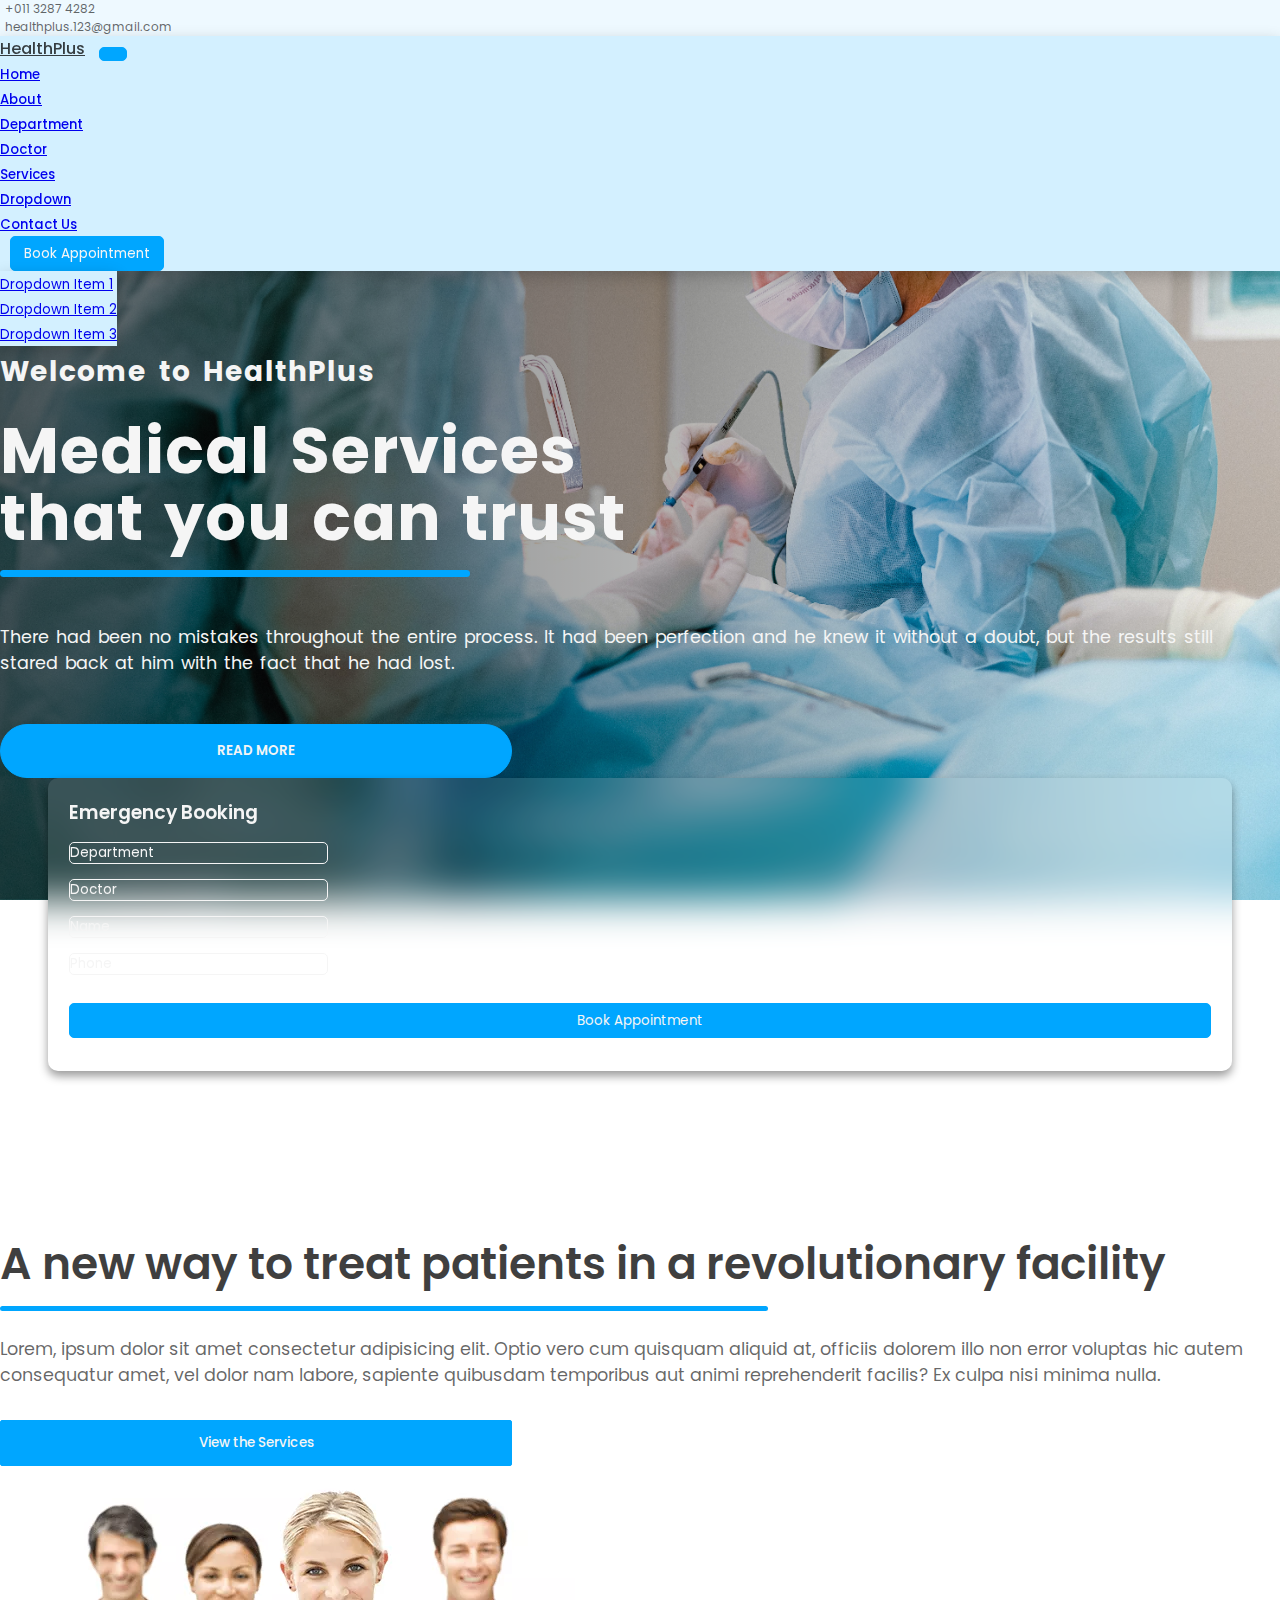
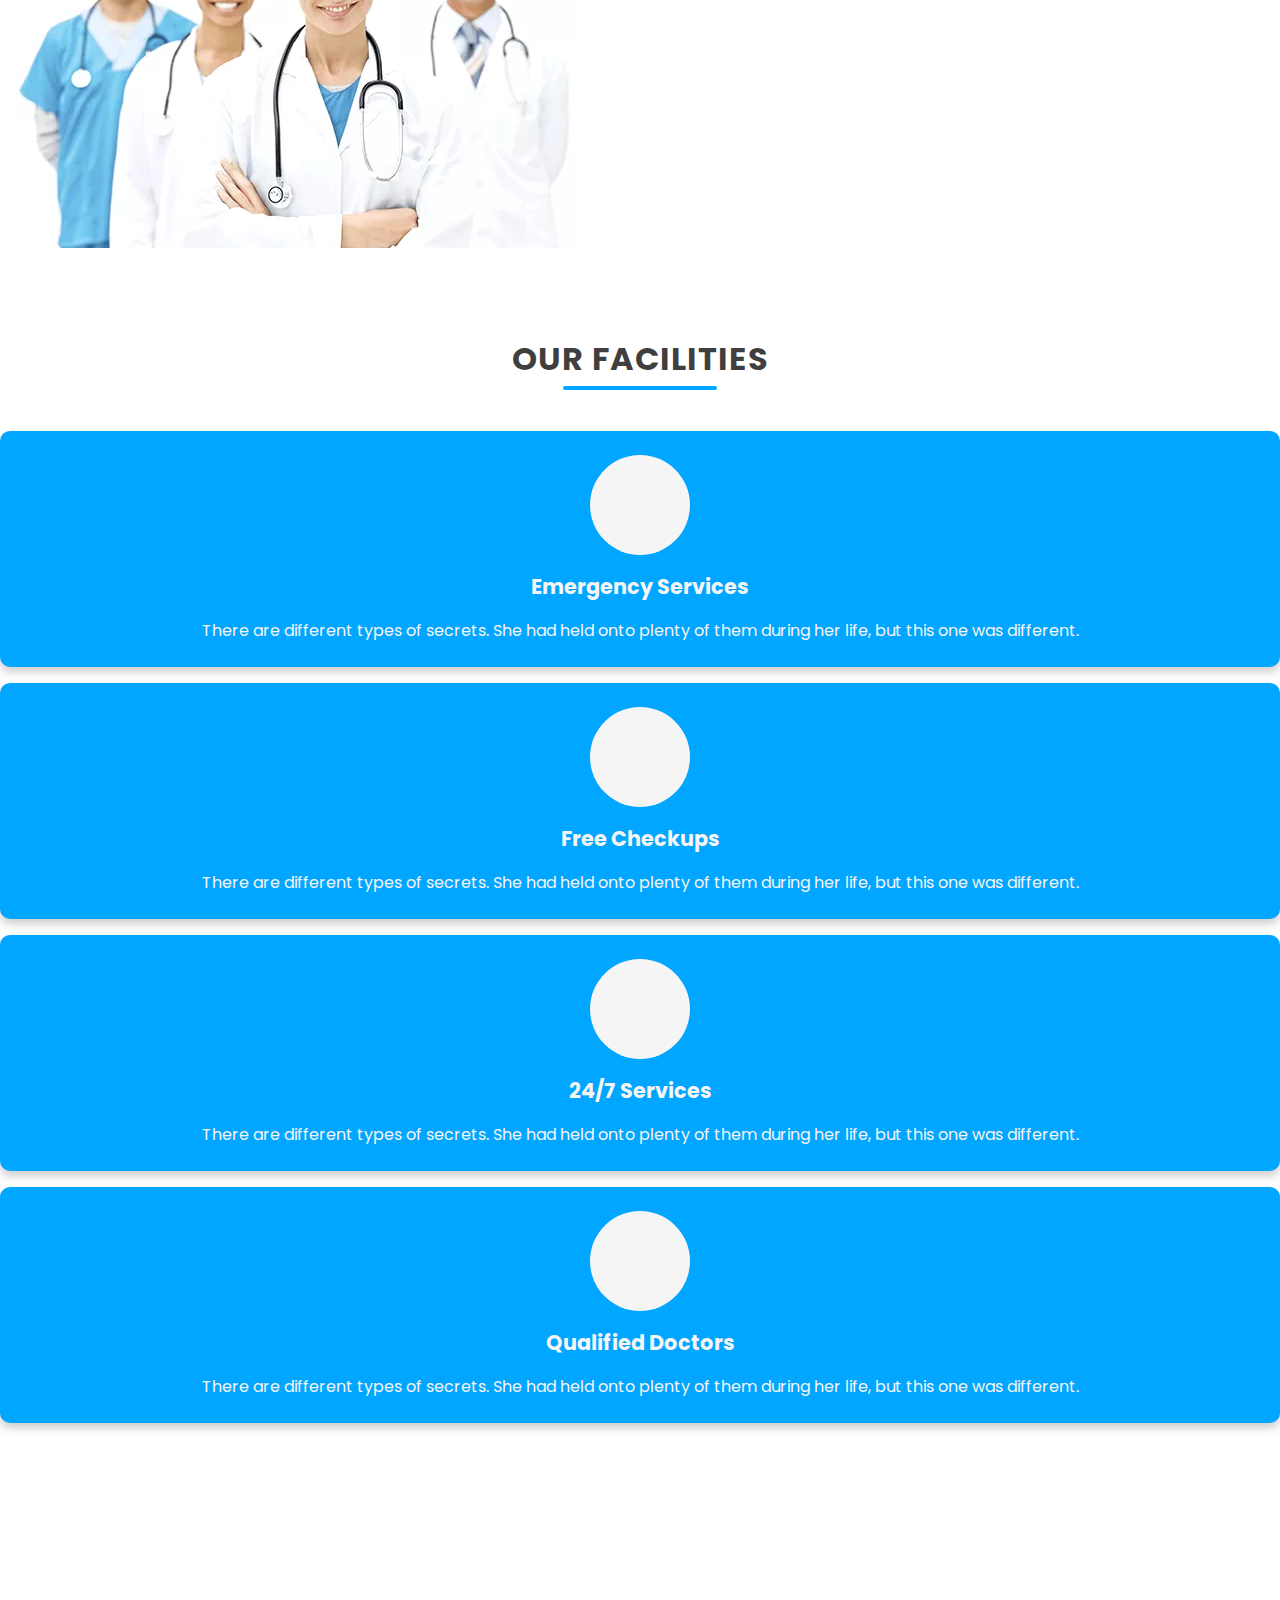
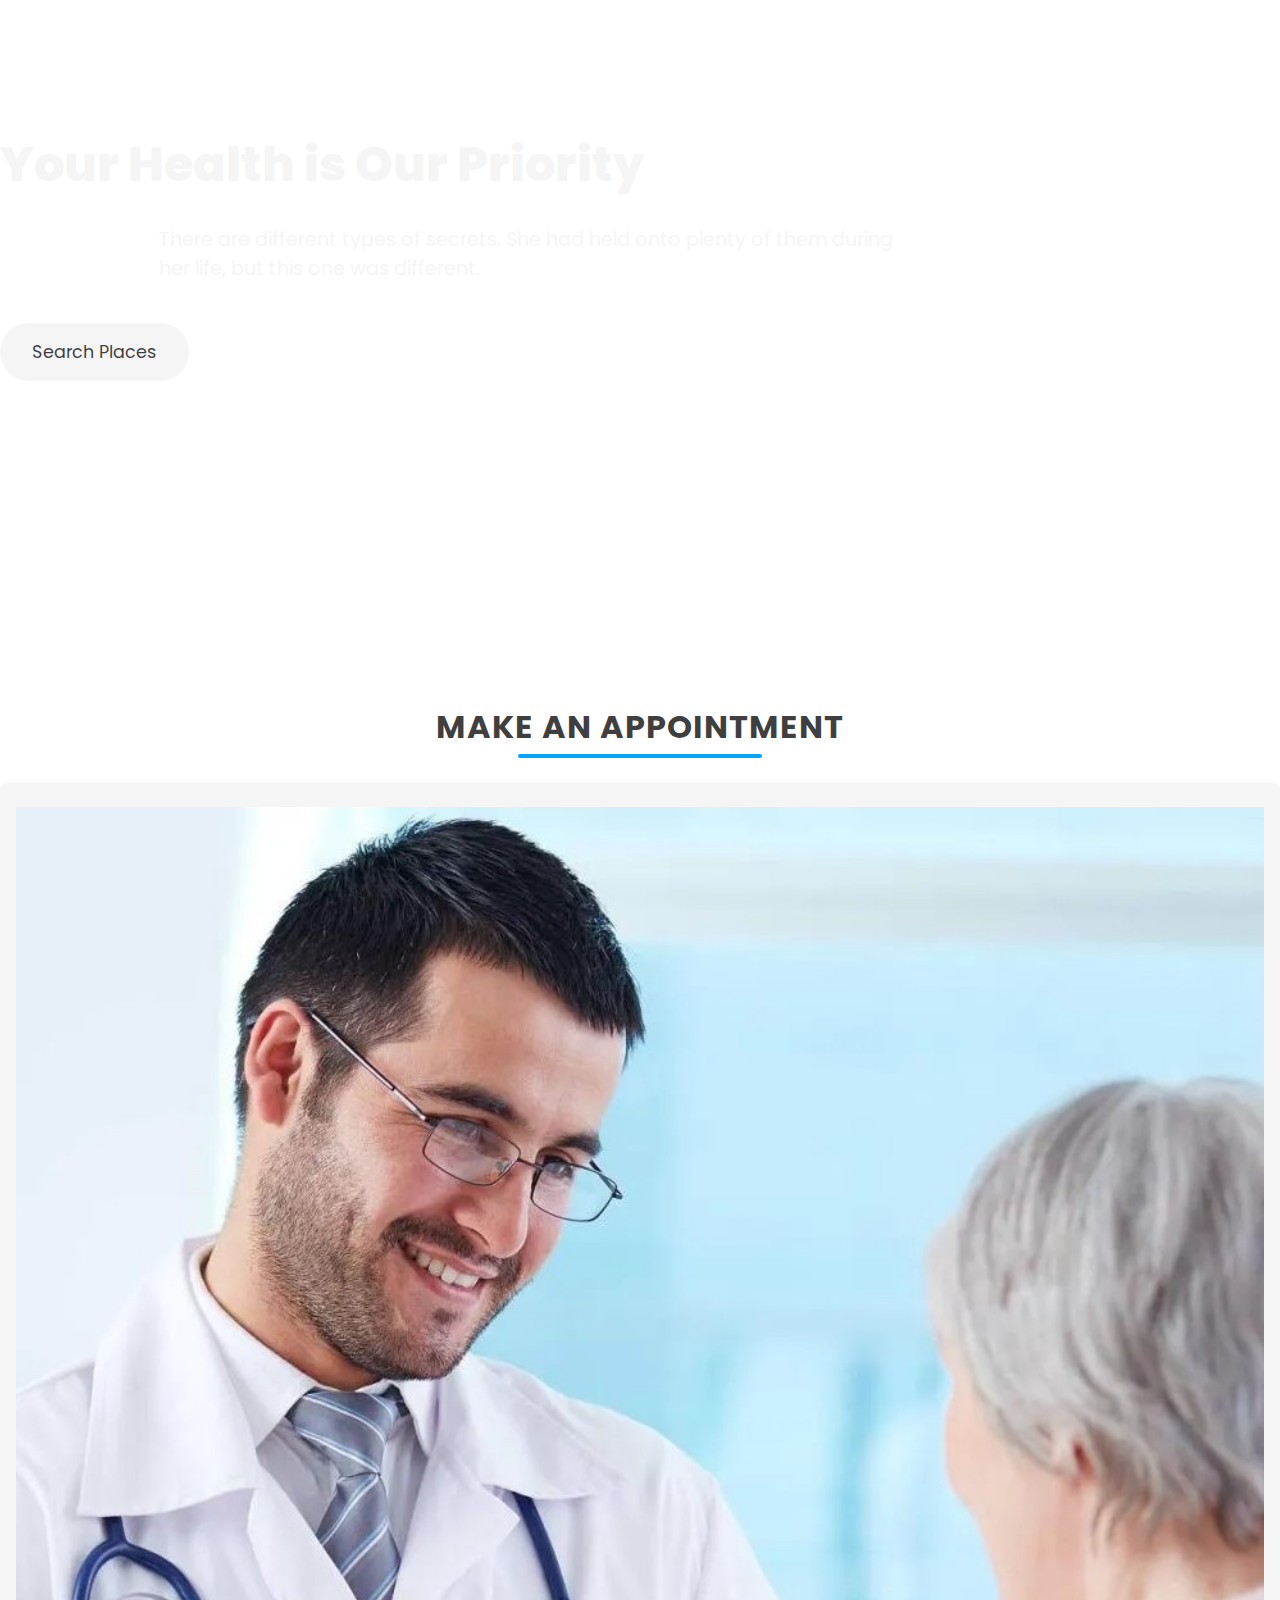
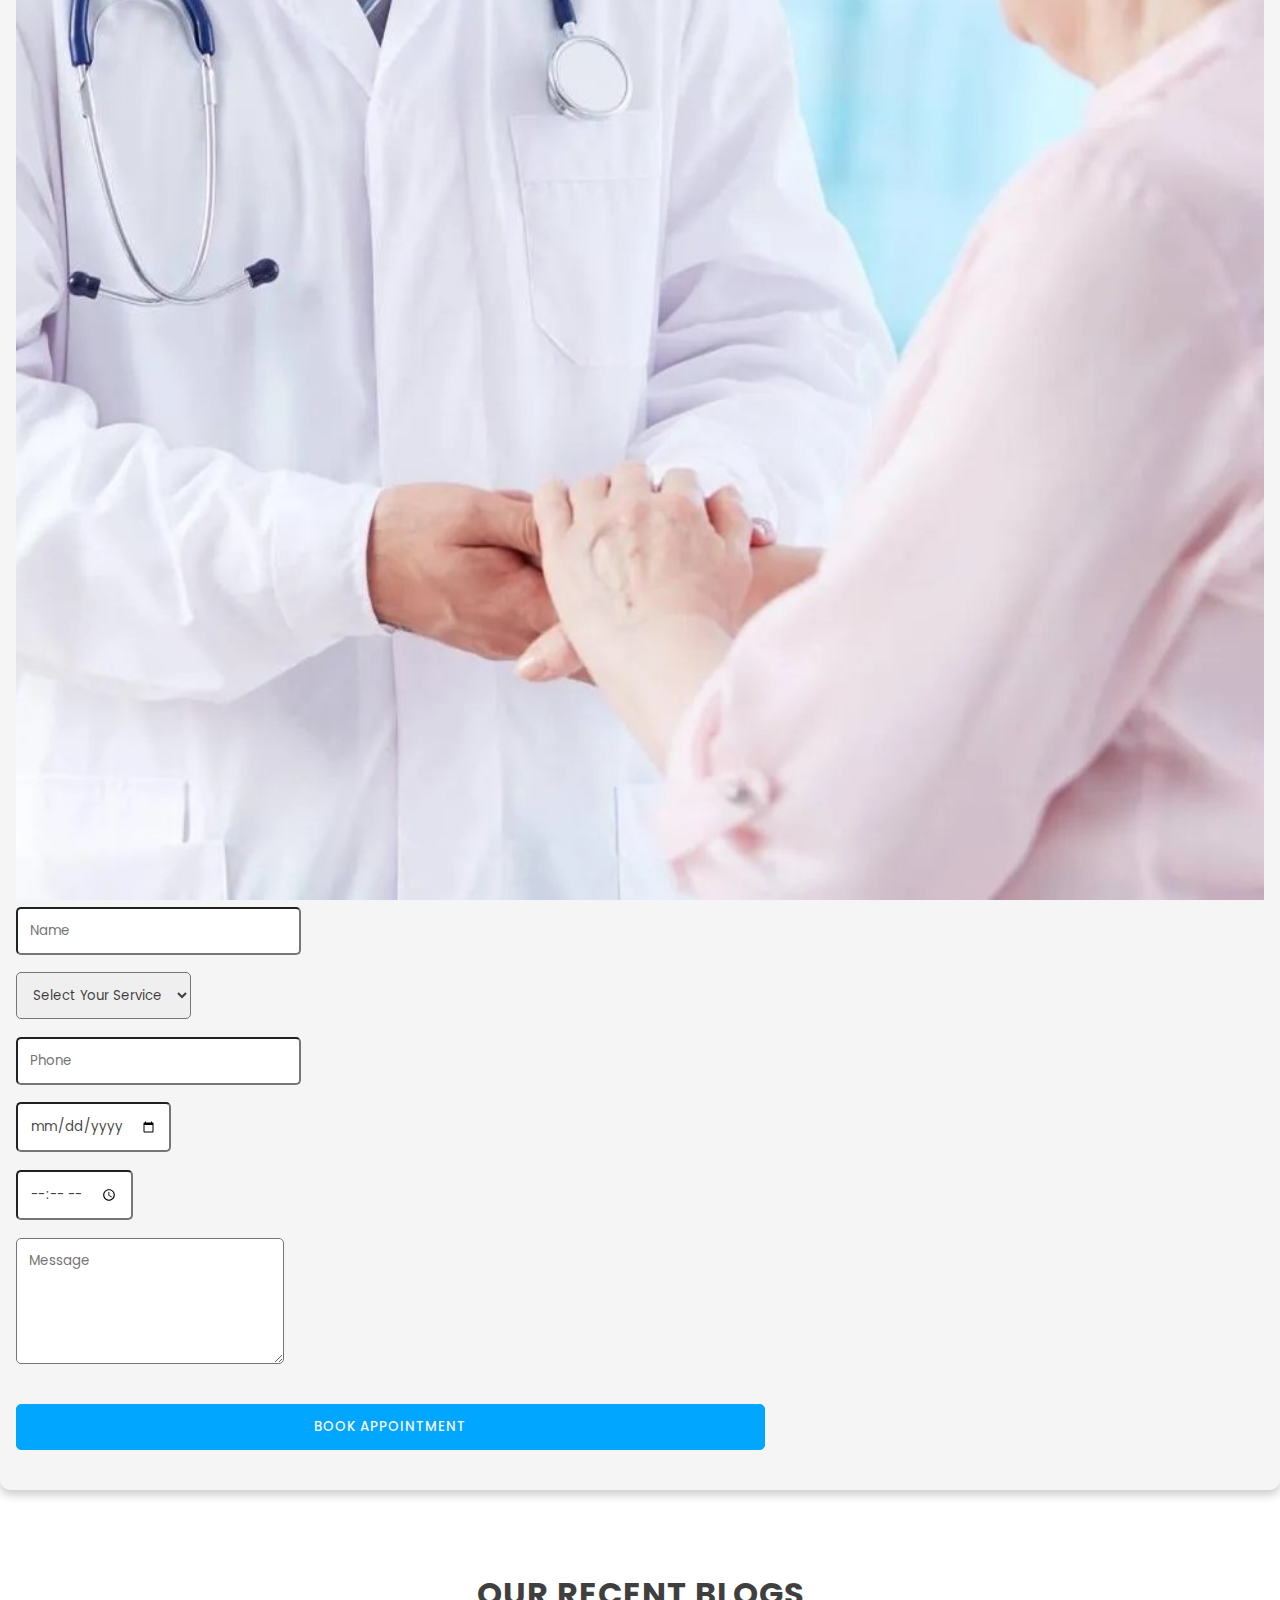
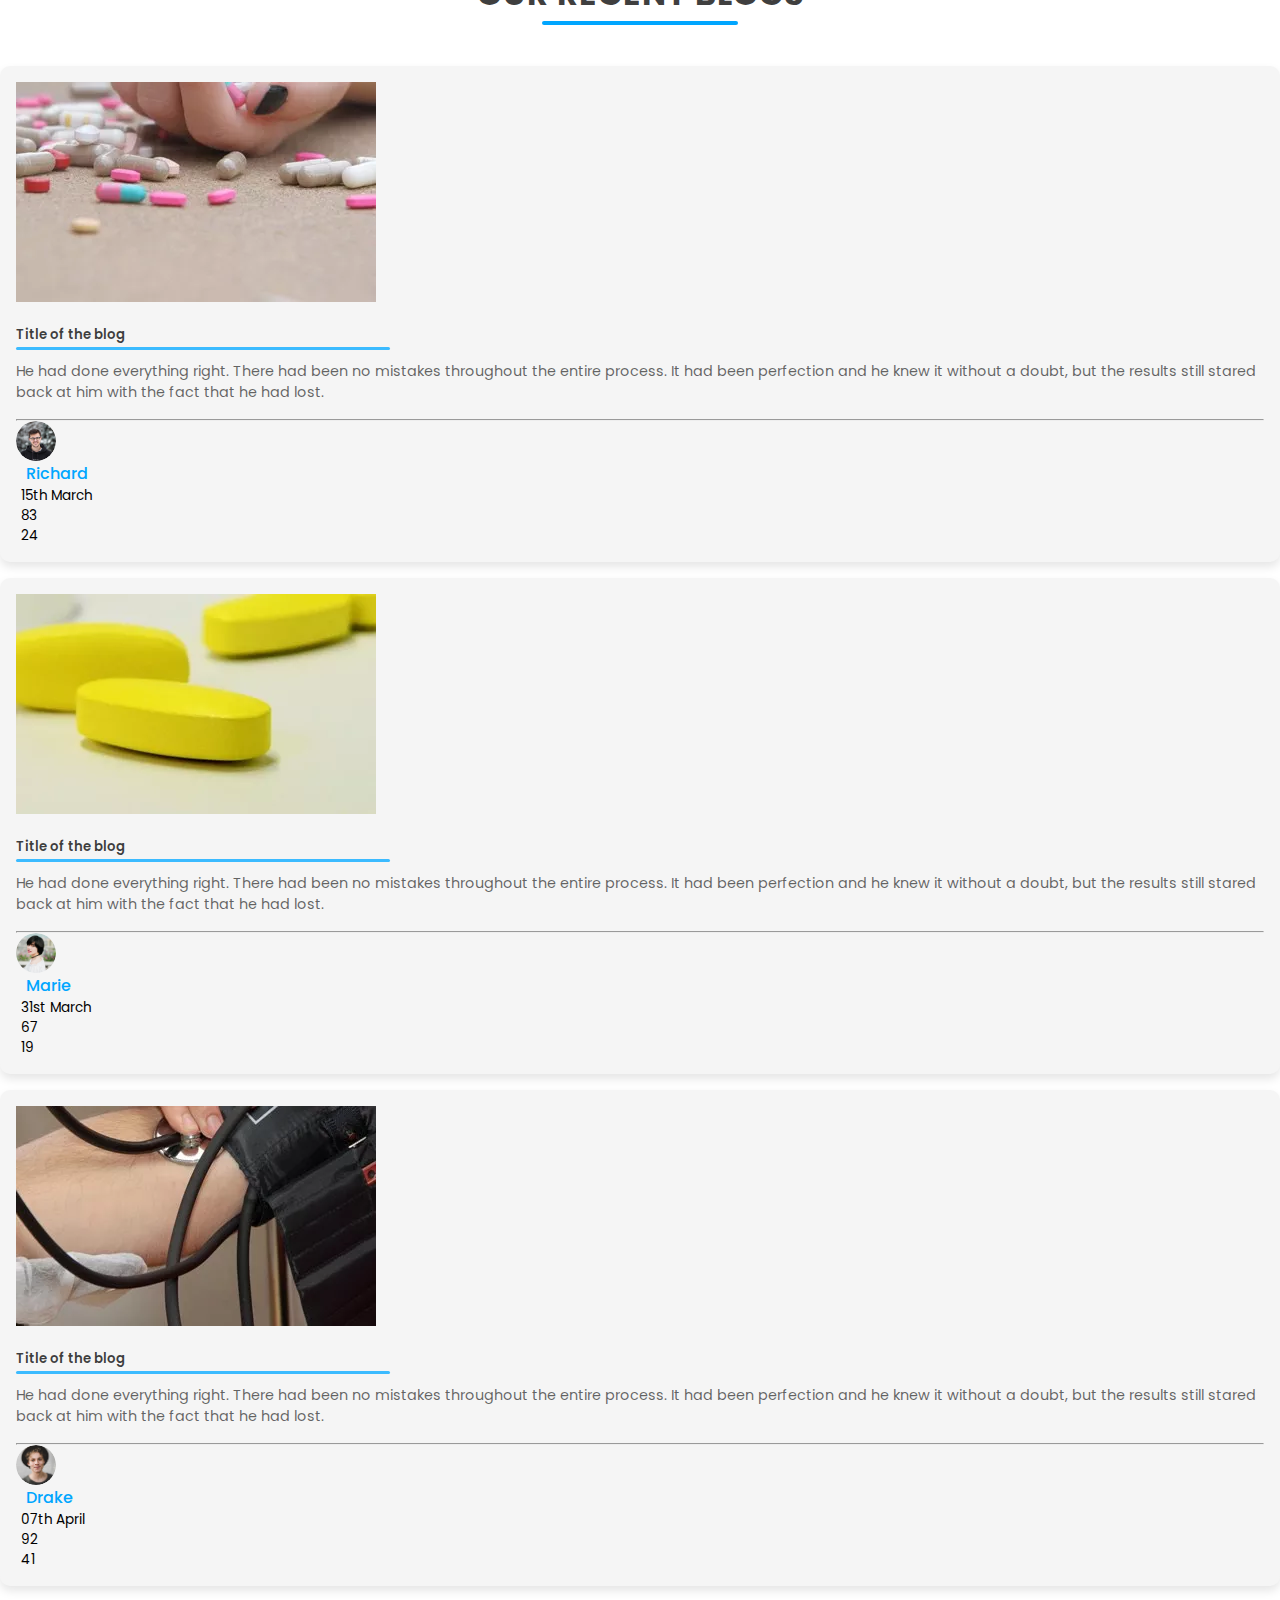
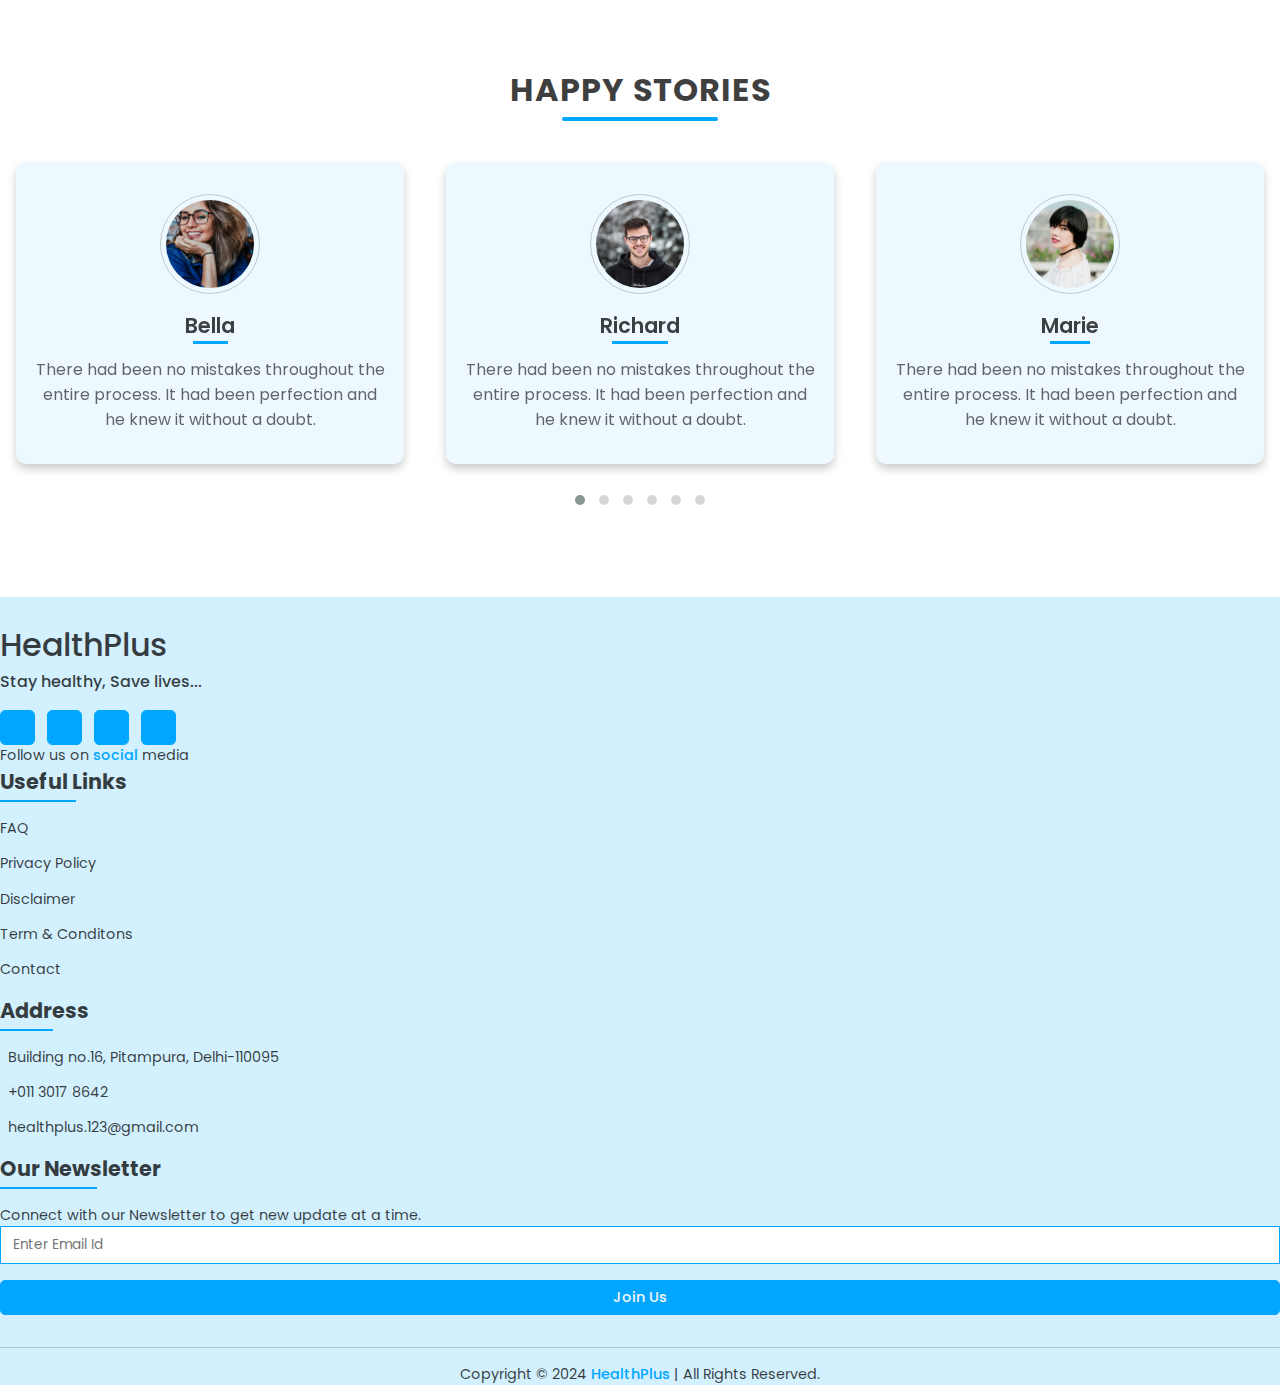
<file: index.html>
<!DOCTYPE html>
<html lang="en">

<head>
    <meta charset="UTF-8">
    <meta name="viewport" content="width=device-width, initial-scale=1.0">
    <title>HealthPlus</title>

    <!-- Font Awesome Icon Link -->
    <link rel="stylesheet" href="https://cdnjs.cloudflare.com/ajax/libs/font-awesome/6.4.2/css/all.min.css"
        integrity="sha512-z3gLpd7yknf1YoNbCzqRKc4qyor8gaKU1qmn+CShxbuBusANI9QpRohGBreCFkKxLhei6S9CQXFEbbKuqLg0DA=="
        crossorigin="anonymous" referrerpolicy="no-referrer" />

    <!-- Custom CSS Link -->
    <link rel="stylesheet" href="style.css">

    <!-- Bootstrap CSS Link -->
    <link href="https://cdn.jsdelivr.net/npm/bootstrap@5.3.2/dist/css/bootstrap.min.css" rel="stylesheet"
        integrity="sha384-T3c6CoIi6uLrA9TneNEoa7RxnatzjcDSCmG1MXxSR1GAsXEV/Dwwykc2MPK8M2HN" crossorigin="anonymous">

    <!-- Owl Carousel CSS Link -->
    <link rel="stylesheet" href="./OwlCarousel2-2.3.4/dist/assets/owl.carousel.min.css">
    <link rel="stylesheet" href="./OwlCarousel2-2.3.4/dist/assets/owl.theme.default.min.css">

</head>

<body>

    <!-- Header Code Start -->
    <div class="container-fluid" id="topbar">
        <div class="row py-2 d-flex justify-content-center align-items-center">
            <div class="col-lg-2 col-md-6 d-flex justify-content-center align-items-center">
                <label><i class="fa-solid fa-phone"></i></label><a href="tel:+011 3287 4282"> +011 3287 4282</a>
            </div>
            <div class="col-lg-6 col-md-6 d-flex align-items-center" id="email">
                <label><i class="fa-solid fa-envelope"></i></label><a href="mailto:healthplus.123@gmail.com">
                    healthplus.123@gmail.com</a>
            </div>
            <div class="col-lg-4 col-md-6 d-flex justify-content-center align-items-center" id="topbarSocial">
                <a href="" class="mx-2"><i class="fa-brands fa-facebook-f"></i></a>
                <a href="" class="mx-2"><i class="fa-brands fa-instagram"></i></a>
                <a href="" class="mx-2"><i class="fa-brands fa-twitter"></i></a>
                <a href="" class="mx-2"><i class="fa-brands fa-linkedin-in"></i></a>
            </div>
        </div>
    </div>
    <nav class="navbar navbar-expand-lg px-4" id="main_navbar">
        <div class="container-fluid">
            <a class="navbar-brand fs-3" href="index.html"><i class="fa-solid fa-house-medical me-1"></i>HealthPlus</a>

            <button class="navbar-toggler" type="button" data-bs-toggle="collapse"
                data-bs-target="#navbarSupportedContent">
                <span class="navbar-toggler-icon"></span>
            </button>

            <div class="collapse navbar-collapse" id="navbarSupportedContent">
                <ul class="navbar-nav ms-auto mb-2 mb-lg-0">
                    <li class="nav-item">
                        <a class="nav-link" href="index.html">Home</a>
                    </li>
                    <li class="nav-item">
                        <a class="nav-link" href="about.html">About</a>
                    </li>
                    <li class="nav-item">
                        <a class="nav-link" href="department.html">Department</a>
                    </li>
                    <li class="nav-item">
                        <a class="nav-link" href="doctor.html">Doctor</a>
                    </li>
                    <li class="nav-item">
                        <a class="nav-link" href="service.html">Services</a>
                    </li>
                    <li class="nav-item dropdown">
                        <a class="nav-link dropdown-toggle" href="#" role="button" data-bs-toggle="dropdown">
                            Dropdown
                        </a>
                        <ul class="dropdown-menu" id="dropdown_navbar">
                            <li><a class="dropdown-item" href="#">Dropdown Item 1</a></li>
                            <li><a class="dropdown-item" href="#">Dropdown Item 2</a></li>
                            <li><a class="dropdown-item" href="#">Dropdown Item 3</a></li>
                        </ul>
                    </li>
                    <li class="nav-item">
                        <a class="nav-link" href="contact.html">Contact Us</a>
                    </li>
                </ul>
                <button>Book Appointment</button>
            </div>
        </div>
    </nav>
    <!-- Header Code End -->

    <!-- Hero Section Code Start -->
    <section id="homepage">
        <div class="container">
            <div class="row">
                <div class="col-lg-7 col-md-12" id="textBox">
                    <h4 class="">Welcome to HealthPlus</h4>
                    <h1 class="">Medical Services <br> that you can trust</h1>
                    <p>There had been no mistakes throughout the entire process. It
                        had been perfection and he knew it without a doubt, but the results still stared back at him
                        with the fact that he had lost.</p>
                    <button>Read More</button>
                </div>
                <div class="col-lg-5 col-md-12" id="instantBook">
                    <form class="row">
                        <h3>Emergency Booking</h3>
                        <div class="col-md-12">
                            <input type="text" placeholder="Department" class="form-control" required>
                        </div>
                        <div class="col-md-12">
                            <input type="email" placeholder="Doctor" class="form-control" required>
                        </div>
                        <div class="col-md-12">
                            <input type="text" placeholder="Name" class="form-control" required>
                        </div>
                        <div class="col-md-12">
                            <input type="number" placeholder="Phone" class="form-control" required>
                        </div>
                        <div class="col-md-12">
                            <button type="submit">Book Appointment</button>
                        </div>
                    </form>
                </div>
            </div>
        </div>
    </section>
    <!-- Hero Section Code End -->

    <!-- Detail Code Start -->
    <section id="detailBox">
        <div class="container">
            <div class="row">
                <div class="col-lg-6 col-md-6">
                    <div class="box">
                        <h1>A new way to treat patients in a revolutionary facility</h1>
                        <p>Lorem, ipsum dolor sit amet consectetur adipisicing elit. Optio vero cum quisquam aliquid at,
                            officiis dolorem illo non error voluptas hic autem consequatur amet, vel dolor nam labore,
                            sapiente quibusdam temporibus aut animi reprehenderit facilis? Ex culpa nisi minima nulla.
                        </p>
                        <button>View the Services</button>

                    </div>
                </div>
                <div class="col-lg-6 col-md-6 d-flex align-items-center">
                    <div class="imgBox">
                        <img src="./assets/medicalteam.webp" class="img-fluid" alt="">
                    </div>
                </div>
            </div>
        </div>
    </section>
    <!-- Detail Code End -->

    <!-- Services Code Start -->
    <section id="h-service">
        <div class="container">
            <div class="row">
                <div class="container" id="heading">
                    <h1 class="text-center">Our Facilities</h1>
                </div>
                <div class="col-lg-3 col-md-6">
                    <div class="box">
                        <div class="icon"><i class="fa-solid fa-truck-fast"></i></div>
                        <h4>Emergency Services</h4>
                        <p>There are different types of secrets. She had held onto plenty of them
                            during her life, but this one was different.
                        </p>
                    </div>
                </div>
                <div class="col-lg-3 col-md-6">
                    <div class="box">
                        <div class="icon"><i class="fa-solid fa-stethoscope"></i></div>
                        <h4>Free Checkups</h4>
                        <p>There are different types of secrets. She had held onto plenty of them
                            during her life, but this one was different.
                        </p>
                    </div>
                </div>
                <div class="col-lg-3 col-md-6">
                    <div class="box">
                        <div class="icon"><i class="fa-solid fa-clock"></i></div>
                        <h4>24/7 Services</h4>
                        <p>There are different types of secrets. She had held onto plenty of them
                            during her life, but this one was different.
                        </p>
                    </div>
                </div>
                <div class="col-lg-3 col-md-6">
                    <div class="box">
                        <div class="icon"><i class="fa-solid fa-user-doctor"></i></div>
                        <h4>Qualified Doctors</h4>
                        <p>There are different types of secrets. She had held onto plenty of them
                            during her life, but this one was different.
                        </p>
                    </div>
                </div>
            </div>
        </div>
    </section>
    <!-- Services Code End -->

    <!-- Image Code Start -->
    <section id="h-image">
        <div class="container-fluid">
            <div class="row">
                <div class="col-md-12 text-center">
                    <h1>Your Health is Our Priority</h1>
                    <p>There are different types of secrets. She had held onto plenty of them
                        during her life, but this one was different. </p>
                    <button>Search Places</button>
                </div>
            </div>
        </div>
    </section>
    <!-- Image Code End -->

    <!-- Appointment Code Start -->
    <section id="appointment">
        <div class="container">
            <div class="row">
                <div class="container" id="heading">
                    <h1 class="text-center">Make An Appointment</h1>
                </div>
                <div class="container">
                    <div class="box row">
                        <div class="col-lg-5 col-md-6 d-flex justify-content-center align-items-center">
                            <div id="imgBox">
                                <img src="./assets/appointment.jpg">
                            </div>
                        </div>
                        <div class="col-lg-7 col-md-6">
                            <div id="formBox">
                                <form class="row">
                                    <div class="col-md-12">
                                        <input type="text" placeholder="Name" class="form-control" required>
                                    </div>
                                    <div class="col-md-12">
                                        <select class="form-control">
                                            <option selected disabled>Select Your Service</option>
                                            <option>Neurology</option>
                                            <option>Cardiology</option>
                                            <option>Dental</option>
                                            <option>Psychaitrist</option>
                                            <option>Others</option>
                                        </select>
                                    </div>
                                    <div class="col-md-12">
                                        <input type="number" placeholder="Phone" class="form-control" required>
                                    </div>
                                    <div class="col-md-12">
                                        <input type="date" class="form-control" required>
                                    </div>
                                    <div class="col-md-12">
                                        <input type="time" class="form-control" required>
                                    </div>
                                    <div class="col-md-12">
                                        <textarea placeholder="Message" class="form-control" rows="5"
                                            required></textarea>
                                    </div>
                                    <div class="col-md-12">
                                        <button type="submit">Book Appointment</button>
                                    </div>
                                </form>
                            </div>
                        </div>
                    </div>
                </div>
            </div>
        </div>
    </section>
    <!-- Appointment Code End -->

    <!-- Blog Code Start -->
    <section id="blogs">
        <div class="container">
            <div class="row">
                <div class="container" id="heading">
                    <h1 class="text-center5">Our Recent Blogs</h1>
                </div>
            </div>
            <div class="row">
                <div class="col-lg-4 col-md-12">
                    <div class="box">
                        <img src="./assets/blog1.webp" class="img-fluid rounded" alt="">
                        <h5>Title of the blog</h5>
                        <p>He had done everything right. There had been no mistakes throughout the entire process. It
                            had been perfection and he knew it without a doubt, but the results still stared back at him
                            with the fact that he had lost.</p>
                        <hr>
                        <div class="row d-flex align-items-center" id="user">
                            <div class="col-md-5 d-flex align-items-center">
                                <div class="imgBox">
                                    <img src="./assets/boy1.jpg" alt="">
                                </div>
                                <div class="name">Richard</div>
                            </div>
                            <div class="col-md-7 d-flex">
                                <div class="date">15th March</div>
                                <div class="like"><i class="fa-regular fa-heart me-1"></i>83</div>
                                <div class="comment"><i class="fa-regular fa-comment me-1"></i>24</div>
                            </div>
                        </div>
                    </div>
                </div>
                <div class="col-lg-4 col-md-12">
                    <div class="box">
                        <img src="./assets/blog2.webp" class="img-fluid rounded" alt="">
                        <h5>Title of the blog</h5>
                        <p>He had done everything right. There had been no mistakes throughout the entire process. It
                            had been perfection and he knew it without a doubt, but the results still stared back at him
                            with the fact that he had lost.</p>
                        <hr>
                        <div class="row d-flex align-items-center" id="user">
                            <div class="col-md-5 d-flex align-items-center">
                                <div class="imgBox">
                                    <img src="./assets/girl1.jpg" alt="">
                                </div>
                                <div class="name">Marie</div>
                            </div>
                            <div class="col-md-7 d-flex">
                                <div class="date">31st March</div>
                                <div class="like"><i class="fa-regular fa-heart me-1"></i>67</div>
                                <div class="comment"><i class="fa-regular fa-comment me-1"></i>19</div>
                            </div>
                        </div>
                    </div>
                </div>
                <div class="col-lg-4 col-md-12">
                    <div class="box">
                        <img src="./assets/blog3.webp" class="img-fluid rounded" alt="">
                        <h5>Title of the blog</h5>
                        <p>He had done everything right. There had been no mistakes throughout the entire process. It
                            had been perfection and he knew it without a doubt, but the results still stared back at him
                            with the fact that he had lost.</p>
                        <hr>
                        <div class="row d-flex align-items-center" id="user">
                            <div class="col-md-5 d-flex align-items-center">
                                <div class="imgBox">
                                    <img src="./assets/boy2.jpg" alt="">
                                </div>
                                <div class="name">Drake</div>
                            </div>
                            <div class="col-md-7 d-flex">
                                <div class="date">07th April</div>
                                <div class="like"><i class="fa-regular fa-heart me-1"></i>92</div>
                                <div class="comment"><i class="fa-regular fa-comment me-1"></i>41</div>
                            </div>
                        </div>
                    </div>
                </div>
            </div>
        </div>
    </section>
    <!-- Blog Code End -->

    <!-- Testimonial Code Start -->
    <section id="testimonial">
        <div class="container">
            <div class="row">
                <div class="container" id="heading">
                    <h1 class="text-center">Happy Stories</h1>
                </div>
                <div class="container">
                    <div class="row">
                        <div class="owl-carousel owl-theme">
                            <div class="item">
                                <div class="testimonialBox">
                                    <div class="imgBox">
                                        <img src="./assets/boy1.jpg" class="">
                                    </div>
                                    <h4>Richard</h4>
                                    <p>There had been no mistakes throughout the entire
                                        process. It had been perfection and he knew it without a doubt.</p>
                                </div>
                            </div>
                            <div class="item">
                                <div class="testimonialBox">
                                    <div class="imgBox">
                                        <img src="./assets/girl1.jpg" class="">
                                    </div>
                                    <h4>Marie</h4>
                                    <p>There had been no mistakes throughout the entire
                                        process. It had been perfection and he knew it without a doubt.</p>
                                </div>
                            </div>
                            <div class="item">
                                <div class="testimonialBox">
                                    <div class="imgBox">
                                        <img src="./assets/boy2.jpg" class="">
                                    </div>
                                    <h4>Drake</h4>
                                    <p>There had been no mistakes throughout the entire
                                        process. It had been perfection and he knew it without a doubt.</p>
                                </div>
                            </div>
                            <div class="item">
                                <div class="testimonialBox">
                                    <div class="imgBox">
                                        <img src="./assets/girl2.jpg" class="">
                                    </div>
                                    <h4>Emiely</h4>
                                    <p>There had been no mistakes throughout the entire
                                        process. It had been perfection and he knew it without a doubt.</p>
                                </div>
                            </div>
                            <div class="item">
                                <div class="testimonialBox">
                                    <div class="imgBox">
                                        <img src="./assets/boy3.jpg" class="">
                                    </div>
                                    <h4>Steve</h4>
                                    <p>There had been no mistakes throughout the entire
                                        process. It had been perfection and he knew it without a doubt.</p>
                                </div>
                            </div>
                            <div class="item">
                                <div class="testimonialBox">
                                    <div class="imgBox">
                                        <img src="./assets/girl3.jpg" class="">
                                    </div>
                                    <h4>Bella</h4>
                                    <p>There had been no mistakes throughout the entire
                                        process. It had been perfection and he knew it without a doubt.</p>
                                </div>
                            </div>
                        </div>
                    </div>
                </div>
            </div>
        </div>
    </section>
    <!-- Testimonial Code End -->

    <!-- Footer Code Start -->
    <footer class="container-fluid" id="footer">
        <div class="container px-4">
            <div class="row">
                <div class="col-lg-3 col-md-6">
                    <a class="navbar-brand fs-3" href="index.html" id="logo"><i
                            class="fa-solid fa-house-medical me-1"></i>HealthPlus</a>
                    <div id="text">
                        Stay healthy, Save lives...
                    </div>
                    <div class="social-icons">
                        <a href="#"><i class="fa-brands fa-facebook-f"></i></a>
                        <a href="#"><i class="fa-brands fa-instagram"></i></a>
                        <a href="#"><i class="fa-brands fa-linkedin-in"></i></a>
                        <a href="#"><i class="fa-brands fa-twitter"></i></a>
                    </div>
                    <div id="text" class="py-3" style="font-weight: normal; font-size: 0.9rem;">
                        Follow us on <span style="color: var(--blue1); font-weight: 500;">social</span> media
                    </div>
                </div>
                <div class="col-lg-2 col-md-6 footer-links">
                    <h4>Useful Links</h4>
                    <ul id="quicklinks">
                        <li><a href="#">FAQ</a></li>
                        <li><a href="#">Privacy Policy</a></li>
                        <li><a href="#">Disclaimer</a></li>
                        <li><a href="#">Term & Conditons</a></li>
                        <li><a href="#">Contact</a></li>
                    </ul>
                </div>
                <div class="col-lg-4 col-md-6 footer-links">
                    <h4>Address</h4>
                    <ul id="info">
                        <li><i class="fa-solid fa-location-dot"></i>
                            <div>Building no.16, Pitampura, Delhi-110095</div>
                        </li>

                        <li><i class="fa-solid fa-phone"></i>
                            <div>+011 3017 8642</div>
                        </li>
                        <li><i class="fa-solid fa-envelope"></i>
                            <div>healthplus.123@gmail.com</div>
                        </li>
                    </ul>
                </div>
                <div class="col-lg-3 col-md-6">
                    <h4>Our Newsletter</h4>
                    <p>
                        Connect with our Newsletter to get new update at a time.
                    </p>
                    <div class="subscribe-box">
                        <form>
                            <input type="email" placeholder="Enter Email Id" name="email" class="form-control" required>
                            <button>Join Us</button>
                        </form>
                    </div>
                </div>
            </div>
        </div>
        <div class="container-fluid" id="bottomBar">
            <p>
                Copyright © 2024 <a href="#" target="_blank">HealthPlus</a> | All Rights Reserved.
            </p>
        </div>
    </footer>
    <!-- Footer Code End -->


    <!-- Bootstrap Javascript Link -->
    <script src="https://cdn.jsdelivr.net/npm/bootstrap@5.3.2/dist/js/bootstrap.bundle.min.js"
        integrity="sha384-C6RzsynM9kWDrMNeT87bh95OGNyZPhcTNXj1NW7RuBCsyN/o0jlpcV8Qyq46cDfL"
        crossorigin="anonymous"></script>

    <!-- JQuery CDN link -->
    <script src="https://ajax.googleapis.com/ajax/libs/jquery/3.7.1/jquery.min.js"></script>

    <!-- Owl Carousel JS link -->
    <script src="./OwlCarousel2-2.3.4/dist/owl.carousel.min.js"></script>

    <!-- Owl Carousel JS Code Start -->
    <script type="text/javascript">
        $(document).ready(function () {
            $(".owl-carousel").owlCarousel({
                dots: true,
                autoplay: true,
                autoplayTimeout: 3000,
                center: true,
                loop: true,
                margin: 10,
                autoplayHoverPause: true,
                responsive: {
                    0: {
                        items: 1
                    },
                    600: {
                        items: 2
                    },
                    1000: {
                        items: 3
                    }
                }
            });
        });
    </script>
    <!-- Owl Carousel JS Code End -->

</body>

</html>
</file>
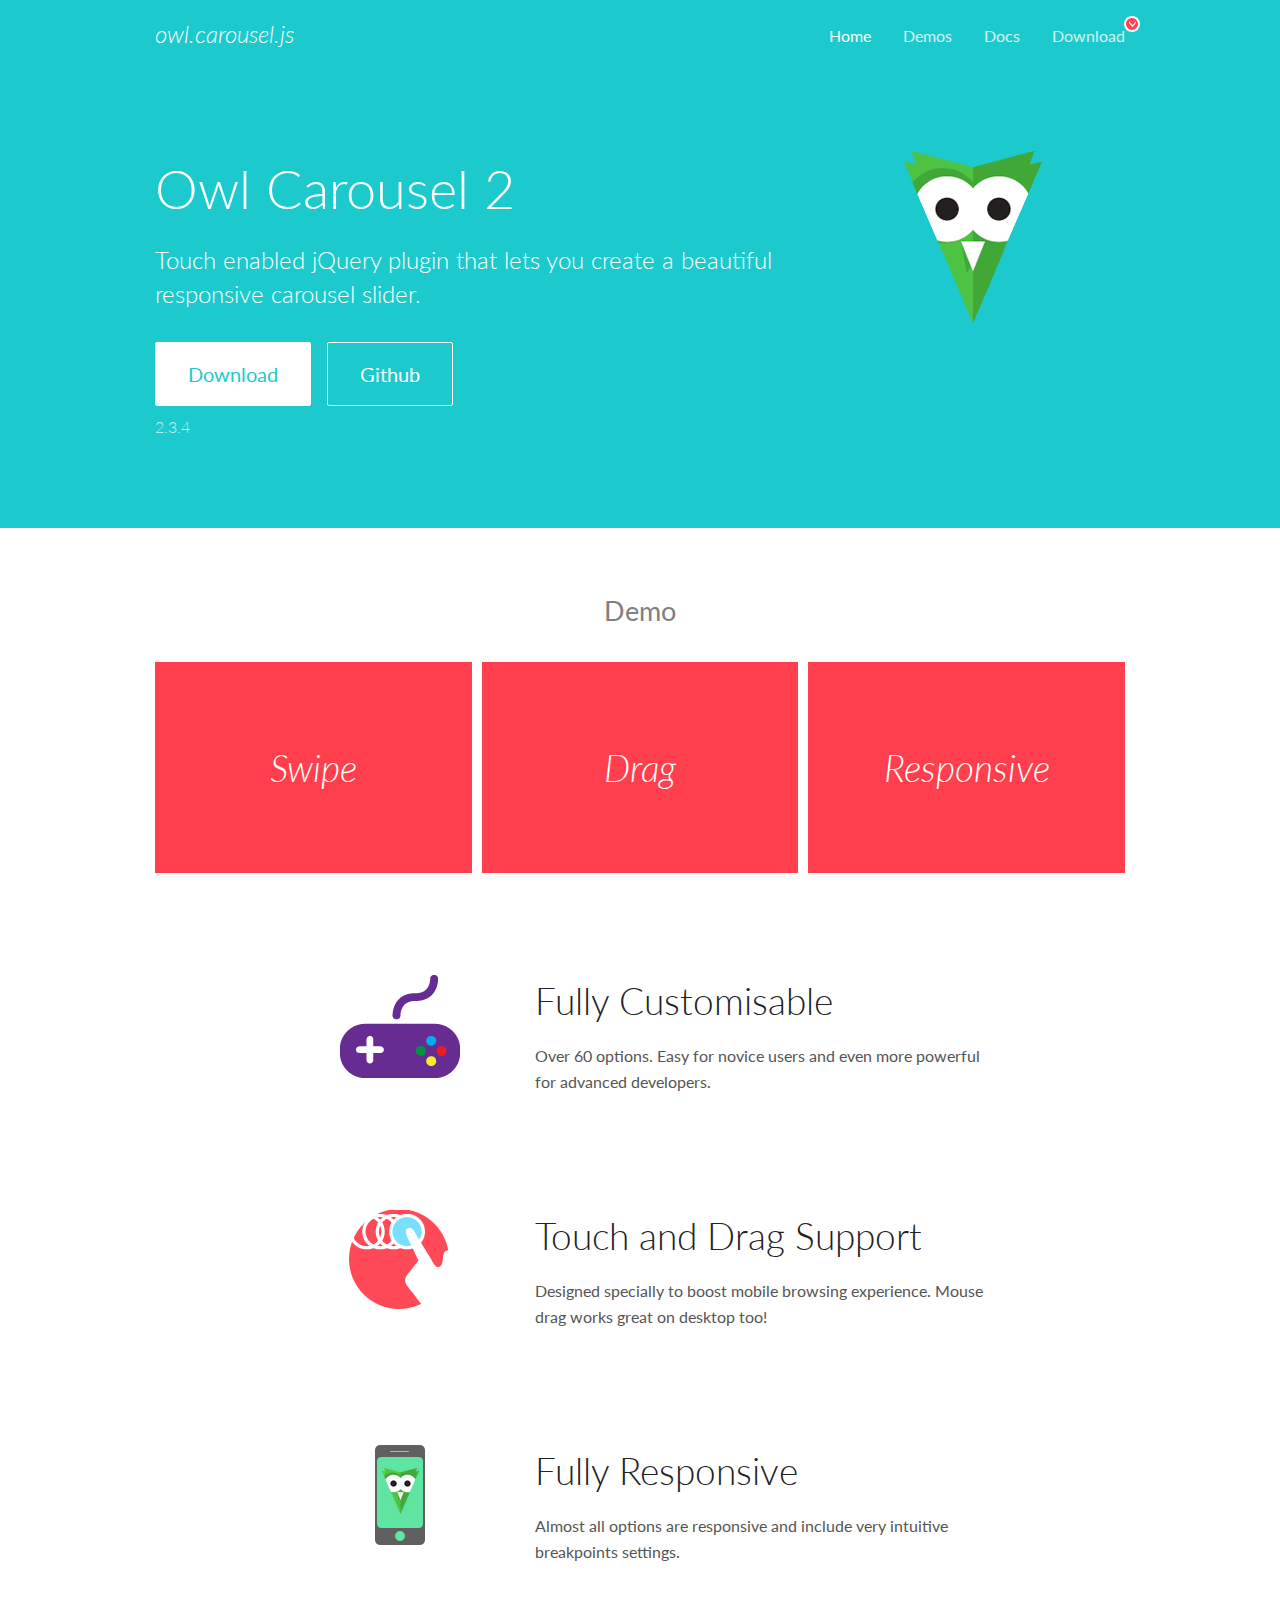
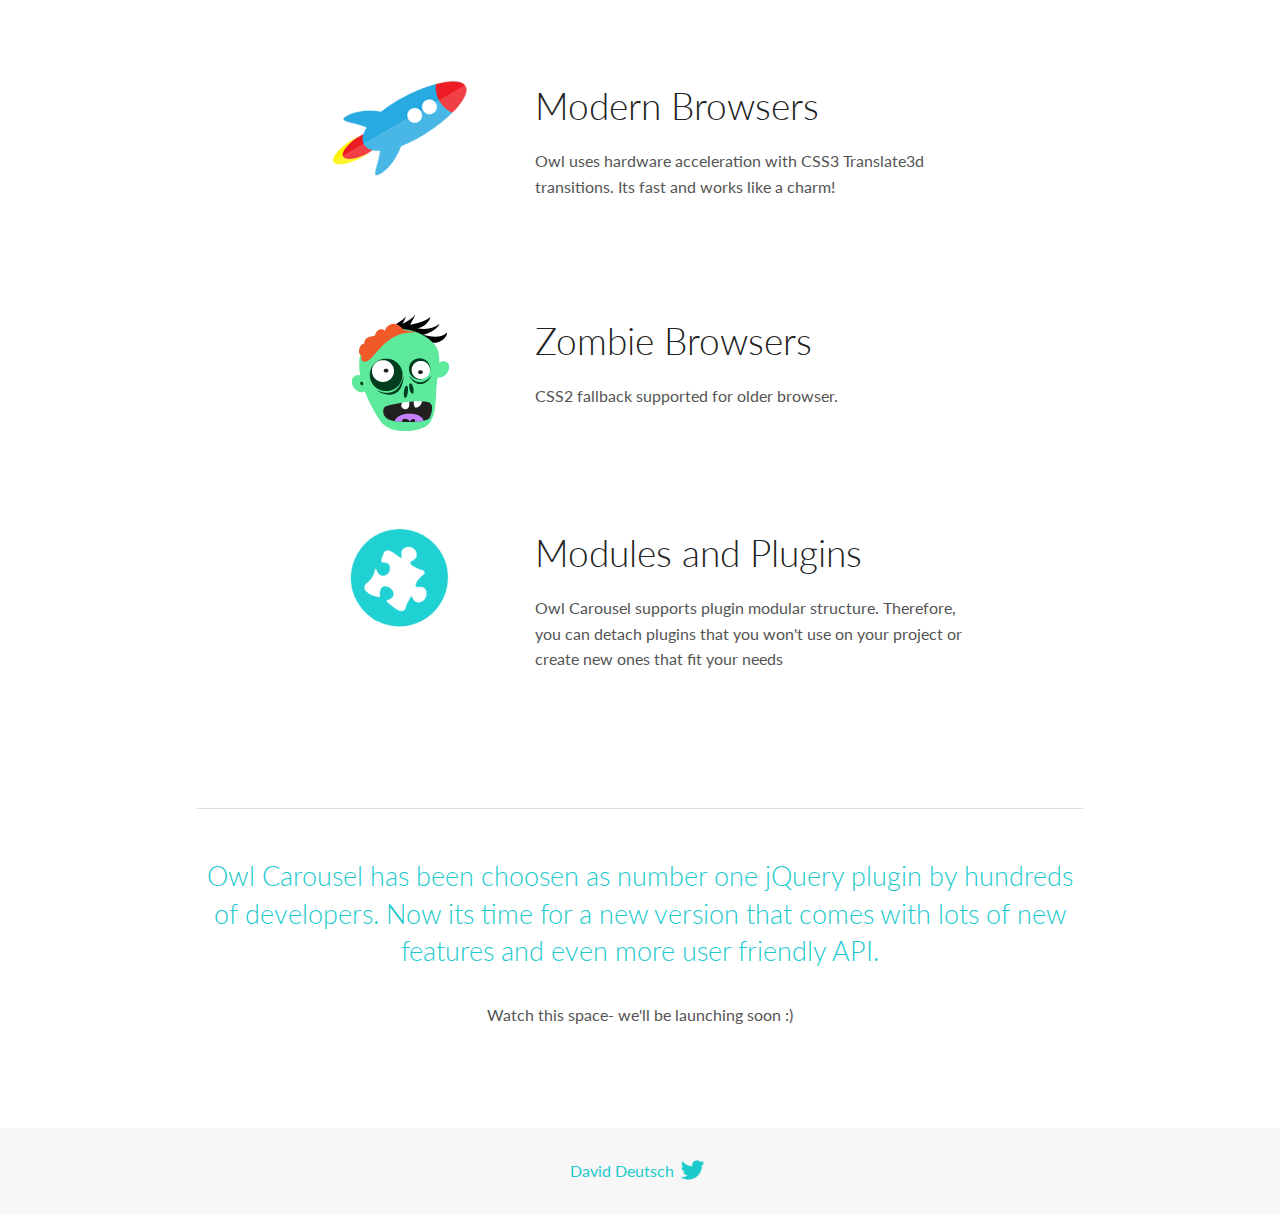
<file: OwlCarousel2-2.3.4/docs/index.html>
<!DOCTYPE html>
<html lang="en">
  <head>

    <!-- head -->
    <meta charset="utf-8">
    <meta name="msapplication-tap-highlight" content="no" />
    <meta name="viewport" content="width=device-width, initial-scale=1.0" />
    <meta name="description" content="Touch enabled jQuery plugin that lets you create beautiful responsive carousel slider.">
    <meta name="author" content="David Deutsch">
    <title>
      Home | Owl Carousel | 2.3.4
    </title>

    <!-- Stylesheets -->
    <link href='https://fonts.googleapis.com/css?family=Lato:300,400,700,400italic,300italic' rel='stylesheet' type='text/css'>
    <link rel="stylesheet" href="assets/css/docs.theme.min.css">

    <!-- Owl Stylesheets -->
    <link rel="stylesheet" href="assets/owlcarousel/assets/owl.carousel.min.css">
    <link rel="stylesheet" href="assets/owlcarousel/assets/owl.theme.default.min.css">

    <!-- HTML5 shim and Respond.js IE8 support of HTML5 elements and media queries -->

    <!--[if lt IE 9]>
      <script src="https://oss.maxcdn.com/libs/html5shiv/3.7.0/html5shiv.js"></script>
      <script src="https://oss.maxcdn.com/libs/respond.js/1.3.0/respond.min.js"></script>
    <![endif]-->

    <!-- Favicons -->
    <link rel="apple-touch-icon-precomposed" sizes="144x144" href="assets/ico/apple-touch-icon-144-precomposed.png">
    <link rel="shortcut icon" href="assets/ico/favicon.png">
    <link rel="shortcut icon" href="favicon.ico">

    <!-- Yeah i know js should not be in header. Its required for demos.-->

    <!-- javascript -->
    <script src="assets/vendors/jquery.min.js"></script>
    <script src="assets/owlcarousel/owl.carousel.js"></script>
  </head>
  <body>

    <!-- header -->
    <header class="header">
      <div class="row">
        <div class="large-12 columns">
          <div class="brand left">
            <h3>
              <a href="/OwlCarousel2/">owl.carousel.js</a> 
            </h3>
          </div>
          <a id="toggle-nav" class="right">
            <span></span> <span></span> <span></span> 
          </a> 
          <div class="nav-bar">
            <ul class="clearfix">
              <li class="active">
                <a href="/OwlCarousel2/index.html">Home</a> 
              </li>
              <li> <a href="/OwlCarousel2/demos/demos.html">Demos</a>  </li>
              <li> <a href="/OwlCarousel2/docs/started-welcome.html">Docs</a>  </li>
              <li>
                <a href="https://github.com/OwlCarousel2/OwlCarousel2/archive/2.3.4.zip">Download</a> 
                <span class="download"></span> 
              </li>
            </ul>
          </div>
        </div>
      </div>
    </header>

    <!-- home panel -->
    <section id="hero">
      <div class="row">
        <div class="large-8 medium-8 columns">
          <h1>Owl Carousel 2</h1>
          <h4>Touch enabled jQuery plugin that lets you create a beautiful responsive carousel slider.</h4>
          <a href="https://github.com/OwlCarousel2/OwlCarousel2/archive/2.3.4.zip" class="hero-button">Download</a> 
          <a href="https://github.com/OwlCarousel2/OwlCarousel2" class="hero-button outline">Github</a> 
          <p>2.3.4</p>
        </div>
        <div class="large-4 medium-4 columns">
          <img class="owl-logo" src="assets/img/owl-logo.png" alt="mr. Owl">
        </div>
      </div>
    </section>

    <!-- body -->
    <div class="home-demo">
      <div class="row">
        <div class="large-12 columns">
          <h3>Demo</h3>
          <div class="owl-carousel">
            <div class="item">
              <h2>Swipe</h2>
            </div>
            <div class="item">
              <h2>Drag</h2>
            </div>
            <div class="item">
              <h2>Responsive</h2>
            </div>
            <div class="item">
              <h2>CSS3</h2>
            </div>
            <div class="item">
              <h2>Fast</h2>
            </div>
            <div class="item">
              <h2>Easy</h2>
            </div>
            <div class="item">
              <h2>Free</h2>
            </div>
            <div class="item">
              <h2>Upgradable</h2>
            </div>
            <div class="item">
              <h2>Tons of options</h2>
            </div>
            <div class="item">
              <h2>Infinity</h2>
            </div>
            <div class="item">
              <h2>Auto Width</h2>
            </div>
          </div>
        </div>
      </div>
    </div>
    <script>
      var owl = $('.owl-carousel');
      owl.owlCarousel({
        margin: 10,
        loop: true,
        responsive: {
          0: {
            items: 1
          },
          600: {
            items: 2
          },
          1000: {
            items: 3
          }
        }
      })
    </script>

    <!-- features -->
    <div id="features">
      <div class="row">
        <div class="small-12 medium-9 small-centered columns">
          <section class="row feature">
            <div class="medium-4 small-12 columns">
              <img src="assets/img/feature-options.png" alt="">
            </div>
            <div class="medium-8 small-12 columns">
              <h2>Fully Customisable</h2>
              <p>Over 60 options. Easy for novice users and even more powerful for advanced developers.</p>
            </div>
          </section>
          <section class="row feature">
            <div class="medium-4 small-12 columns">
              <img src="assets/img/feature-drag.png" alt="">
            </div>
            <div class="medium-8 small-12 columns">
              <h2>Touch and Drag Support</h2>
              <p>Designed specially to boost mobile browsing experience. Mouse drag works great on desktop too!</p>
            </div>
          </section>
          <section class="row feature">
            <div class="medium-4 small-12 columns">
              <img src="assets/img/feature-responsive.png" alt="">
            </div>
            <div class="medium-8 small-12 columns">
              <h2>Fully Responsive</h2>
              <p>Almost all options are responsive and include very intuitive breakpoints settings.</p>
            </div>
          </section>
          <section class="row feature">
            <div class="medium-4 small-12 columns">
              <img src="assets/img/feature-modern.png" alt="">
            </div>
            <div class="medium-8 small-12 columns">
              <h2>Modern Browsers</h2>
              <p>Owl uses hardware acceleration with CSS3 Translate3d transitions. Its fast and works like a charm! </p>
            </div>
          </section>
          <section class="row feature">
            <div class="medium-4 small-12 columns">
              <img src="assets/img/feature-zombie.png" alt="">
            </div>
            <div class="medium-8 small-12 columns">
              <h2>Zombie Browsers</h2>
              <p>CSS2 fallback supported for older browser.</p>
            </div>
          </section>
          <section class="row feature">
            <div class="medium-4 small-12 columns">
              <img src="assets/img/feature-module.png" alt="">
            </div>
            <div class="medium-8 small-12 columns">
              <h2>Modules and Plugins</h2>
              <p>Owl Carousel supports plugin modular structure. Therefore, you can detach plugins that you won&#x27;t use on your project or create new ones that fit your needs</p>
            </div>
          </section>
        </div>
      </div>
    </div>

    <!-- footer -->
    <section id="teaser-text">
      <div class="row">
        <div class="small-12 medium-11 small-centered columns">
          <hr>
          <h3 id="owl-carousel-has-been-choosen-as-number-one-jquery-plugin-by-hundreds-of-developers-now-its-time-for-a-new-version-that-comes-with-lots-of-new-features-and-even-more-user-friendly-api-">Owl Carousel has been choosen as number one jQuery plugin by hundreds of developers. Now its time for a new version that comes with lots of new features and even more user friendly API.</h3>
          <p>Watch this space- we&#39;ll be launching soon :)</p>
        </div>
      </div>
    </section>

    <!-- footer -->
    <footer class="footer">
      <div class="row">
        <div class="large-12 columns">
          <h5>
            <a href="/OwlCarousel2/docs/support-contact.html">David Deutsch</a> 
            <a id="custom-tweet-button" href="https://twitter.com/share?url=https://github.com/OwlCarousel2/OwlCarousel2&text=Owl Carousel - This is so awesome! " target="_blank"></a> 
          </h5>
        </div>
      </div>
    </footer>

    <!-- vendors -->
    <script src="assets/vendors/highlight.js"></script>
    <script src="assets/js/app.js"></script>
  </body>
</html>
</file>
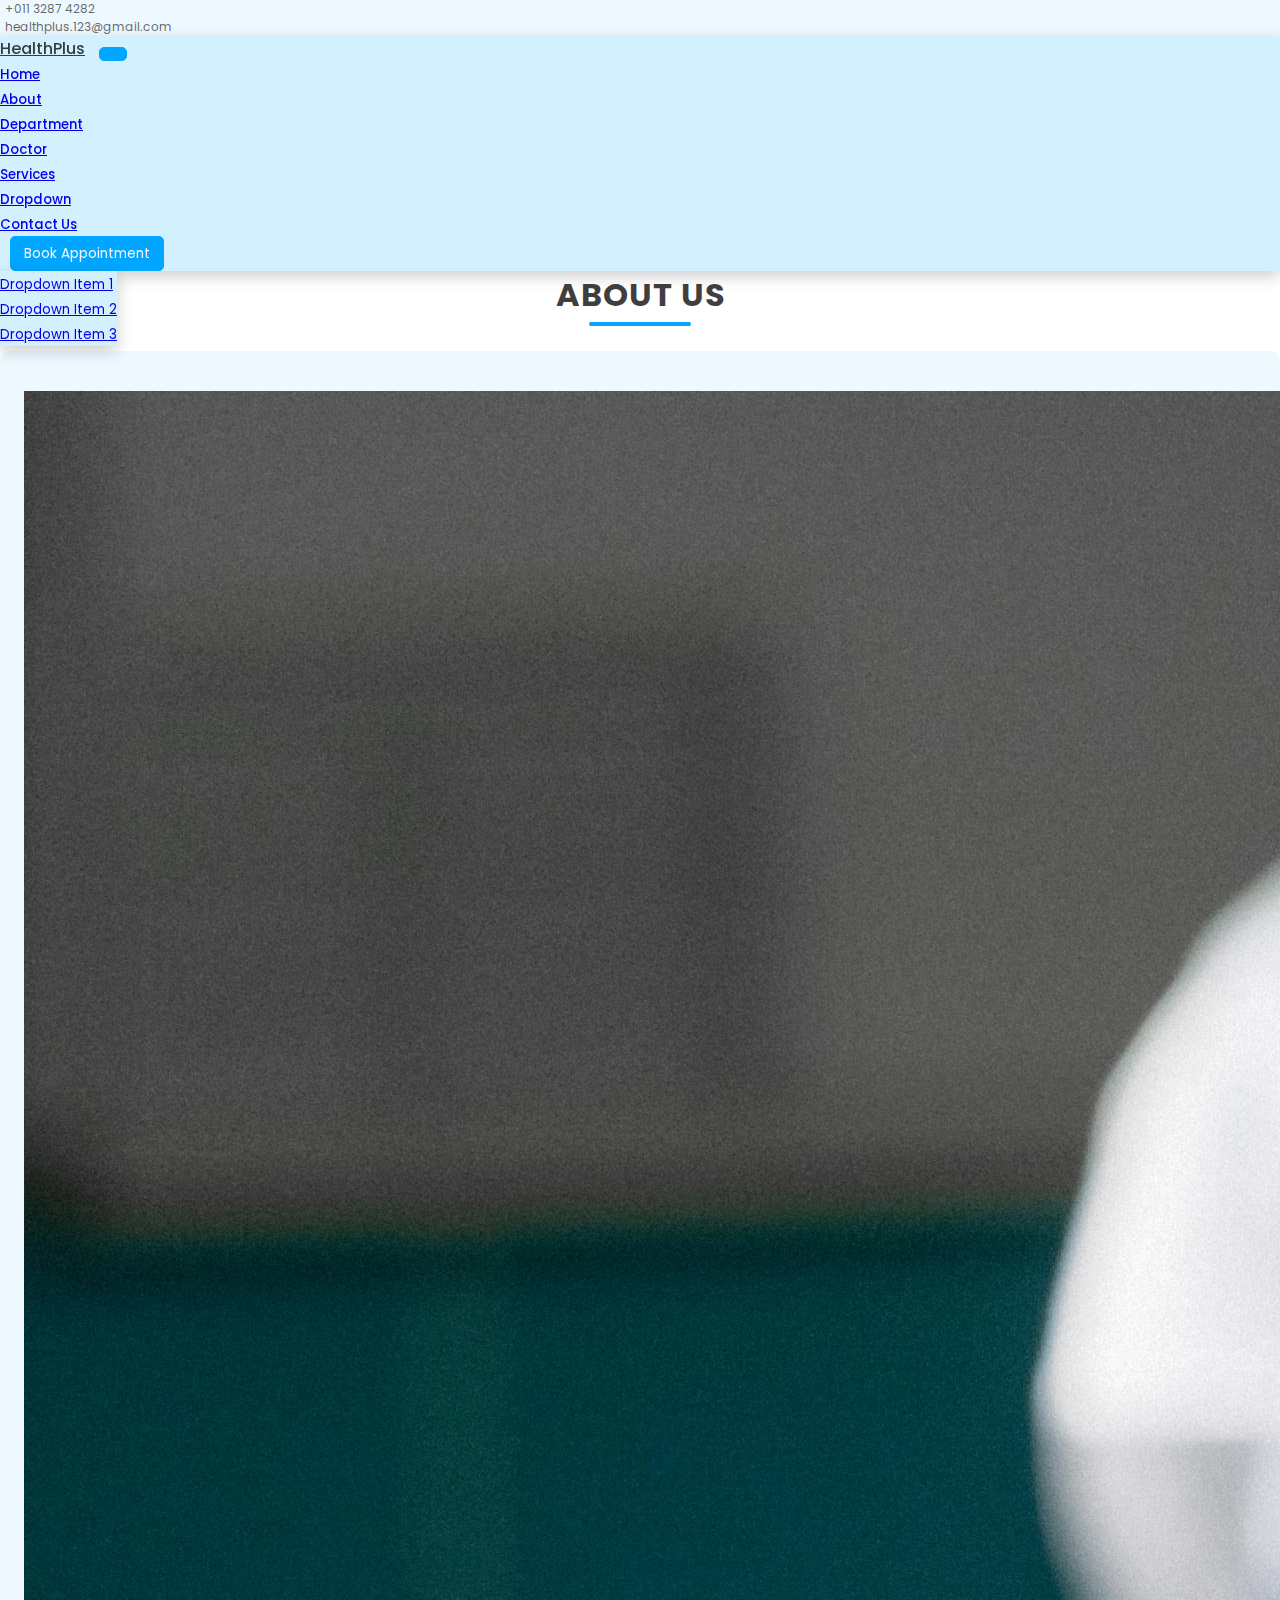
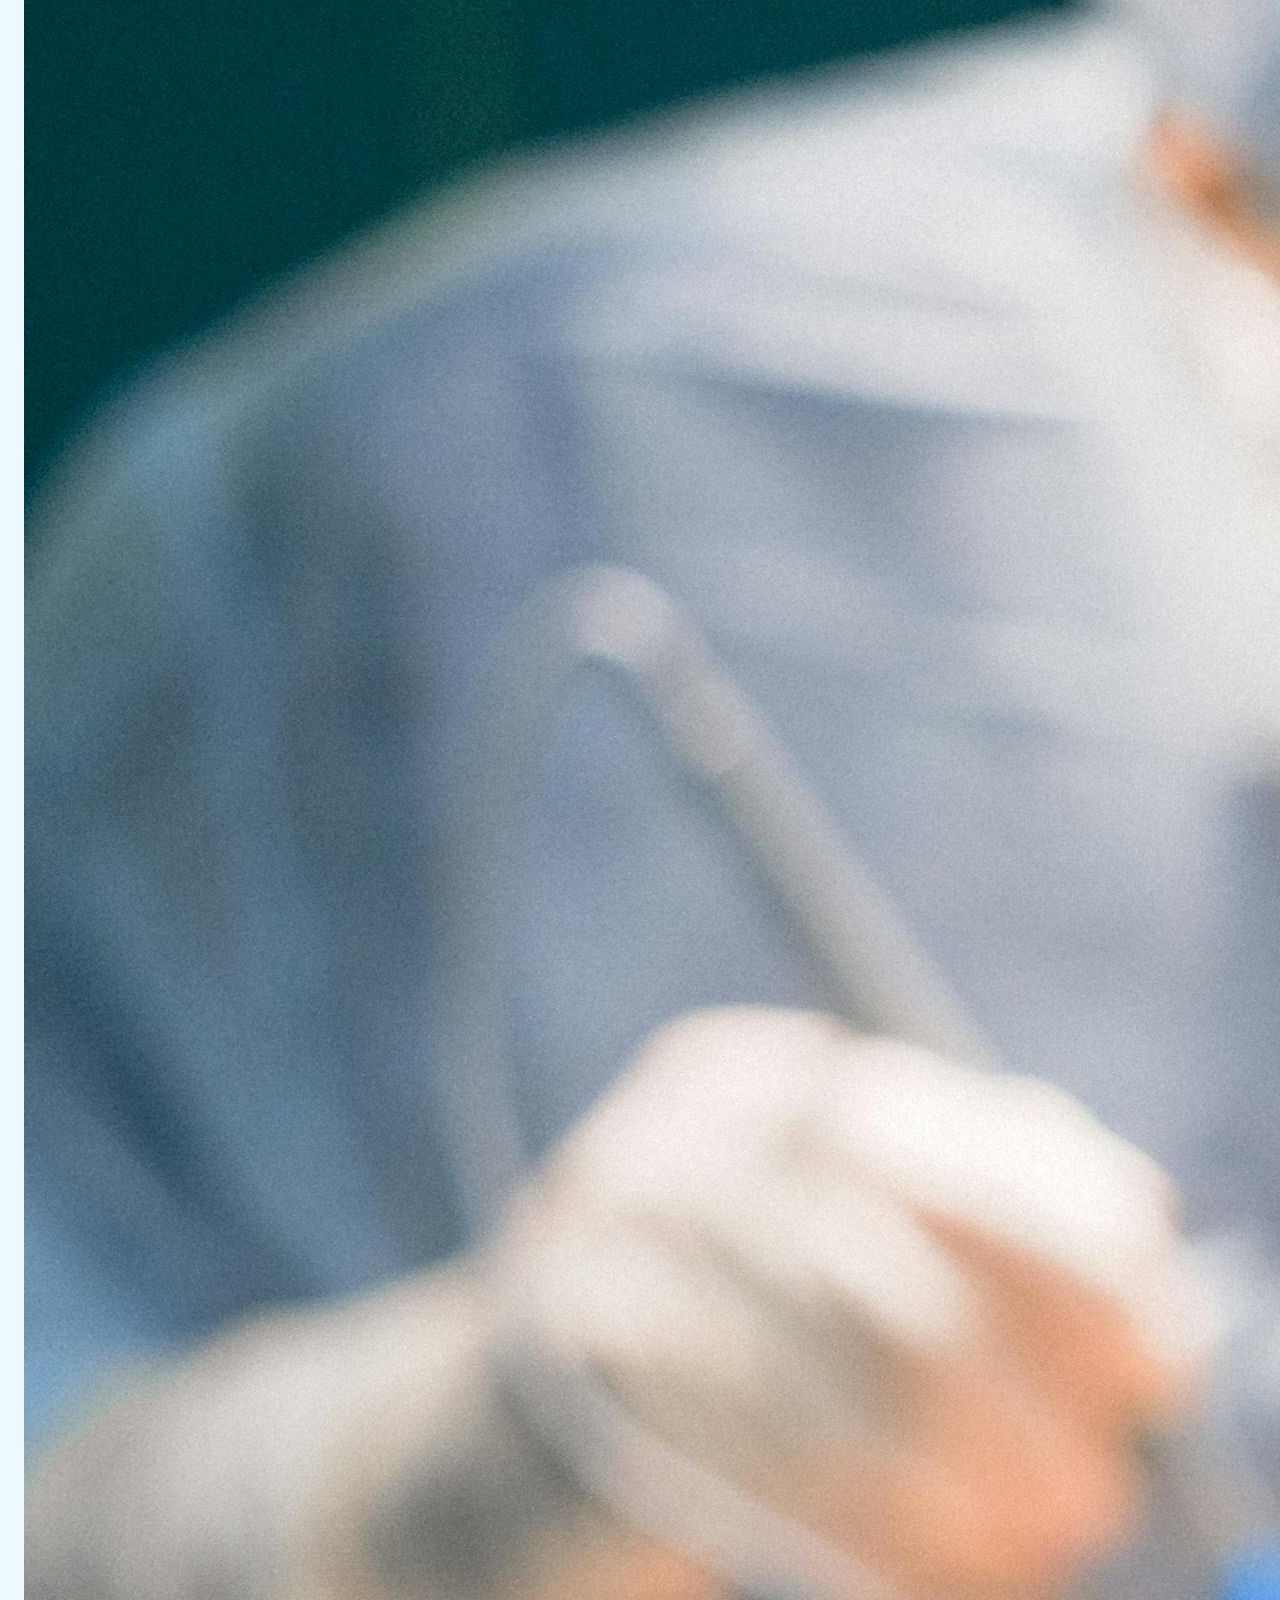
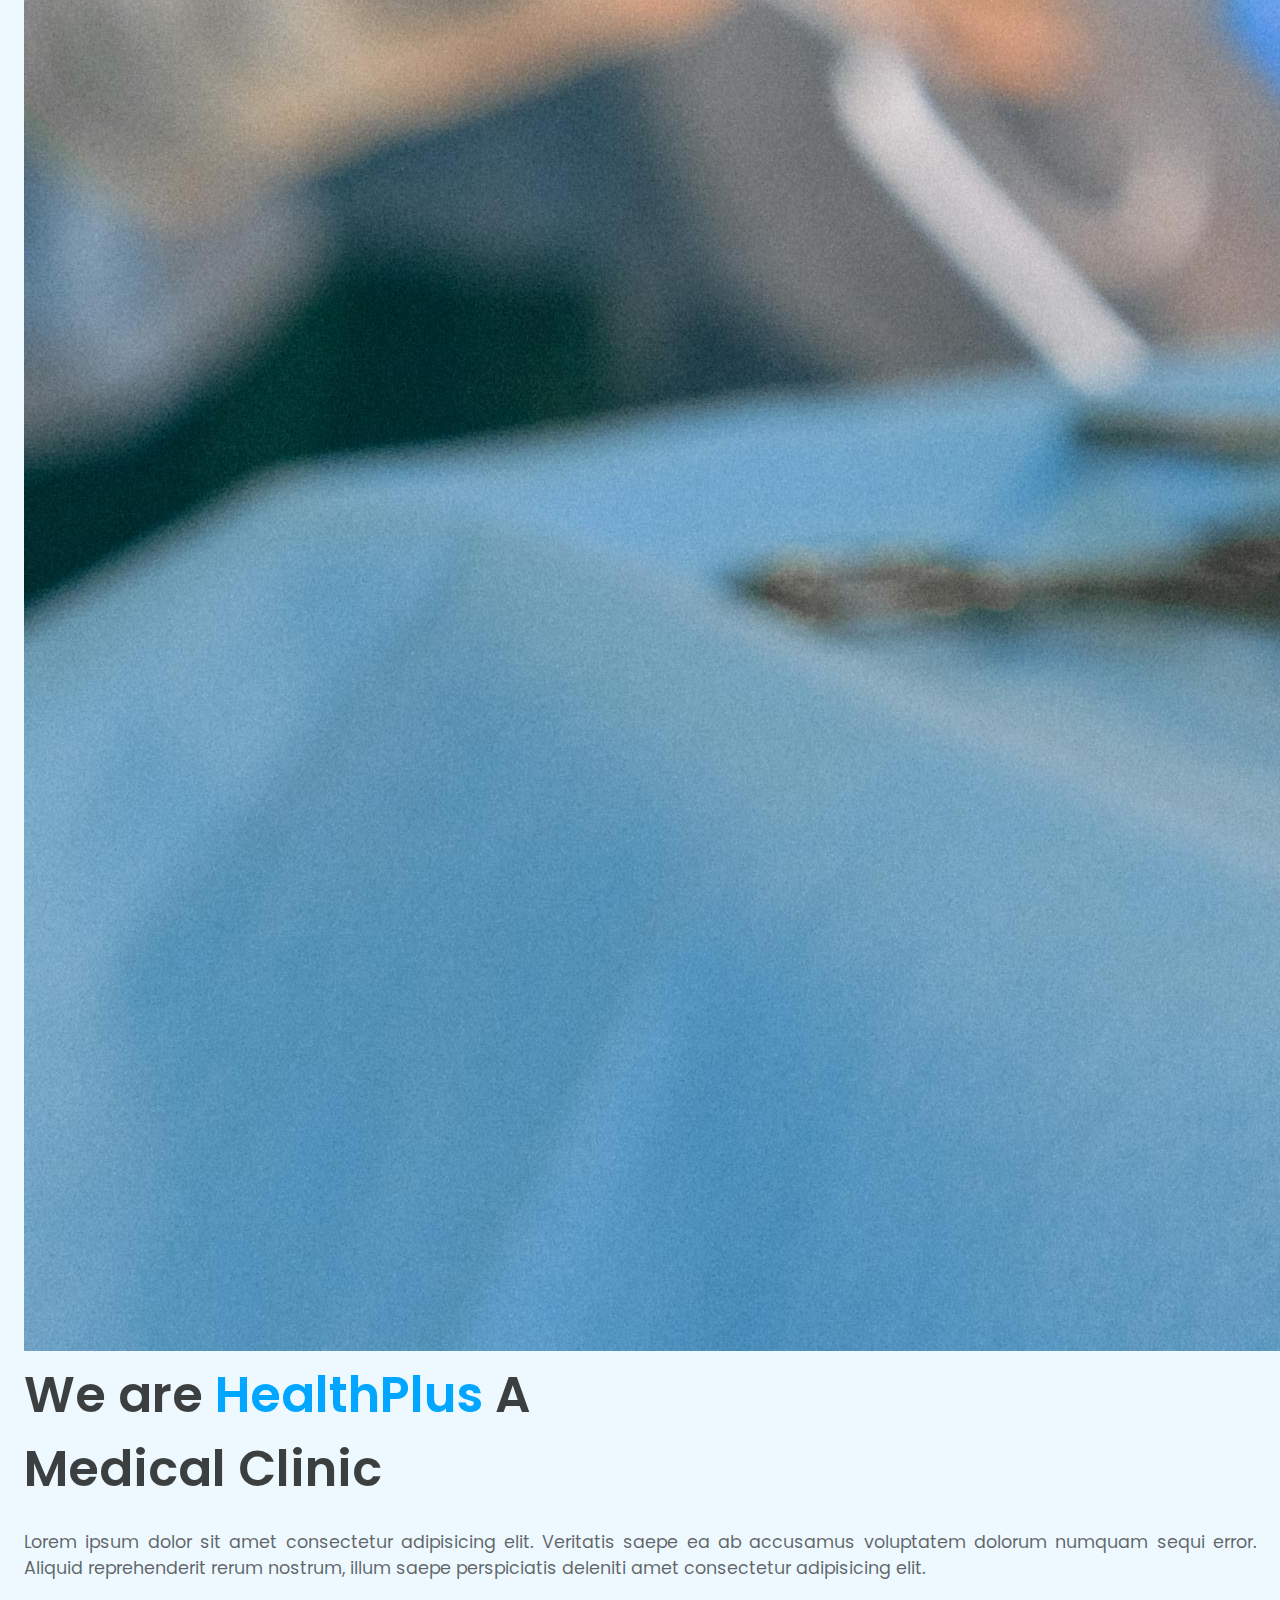
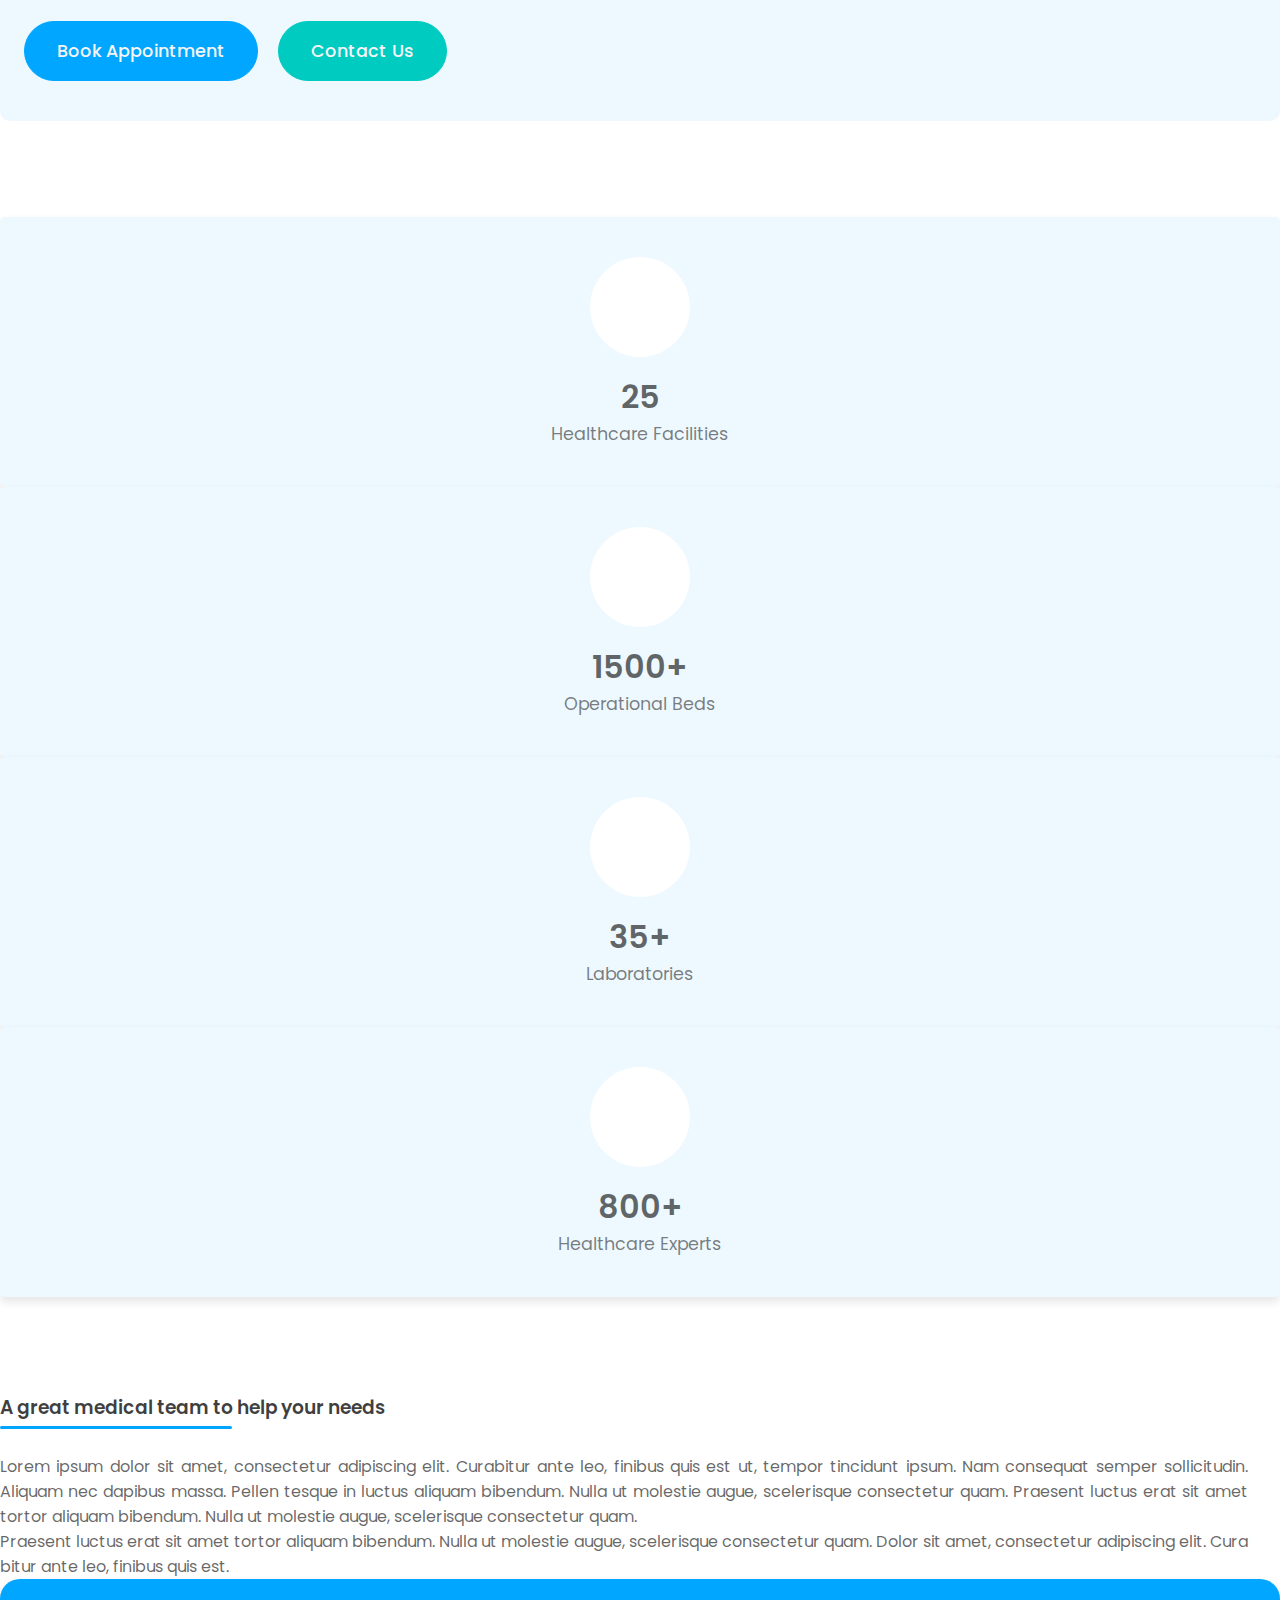
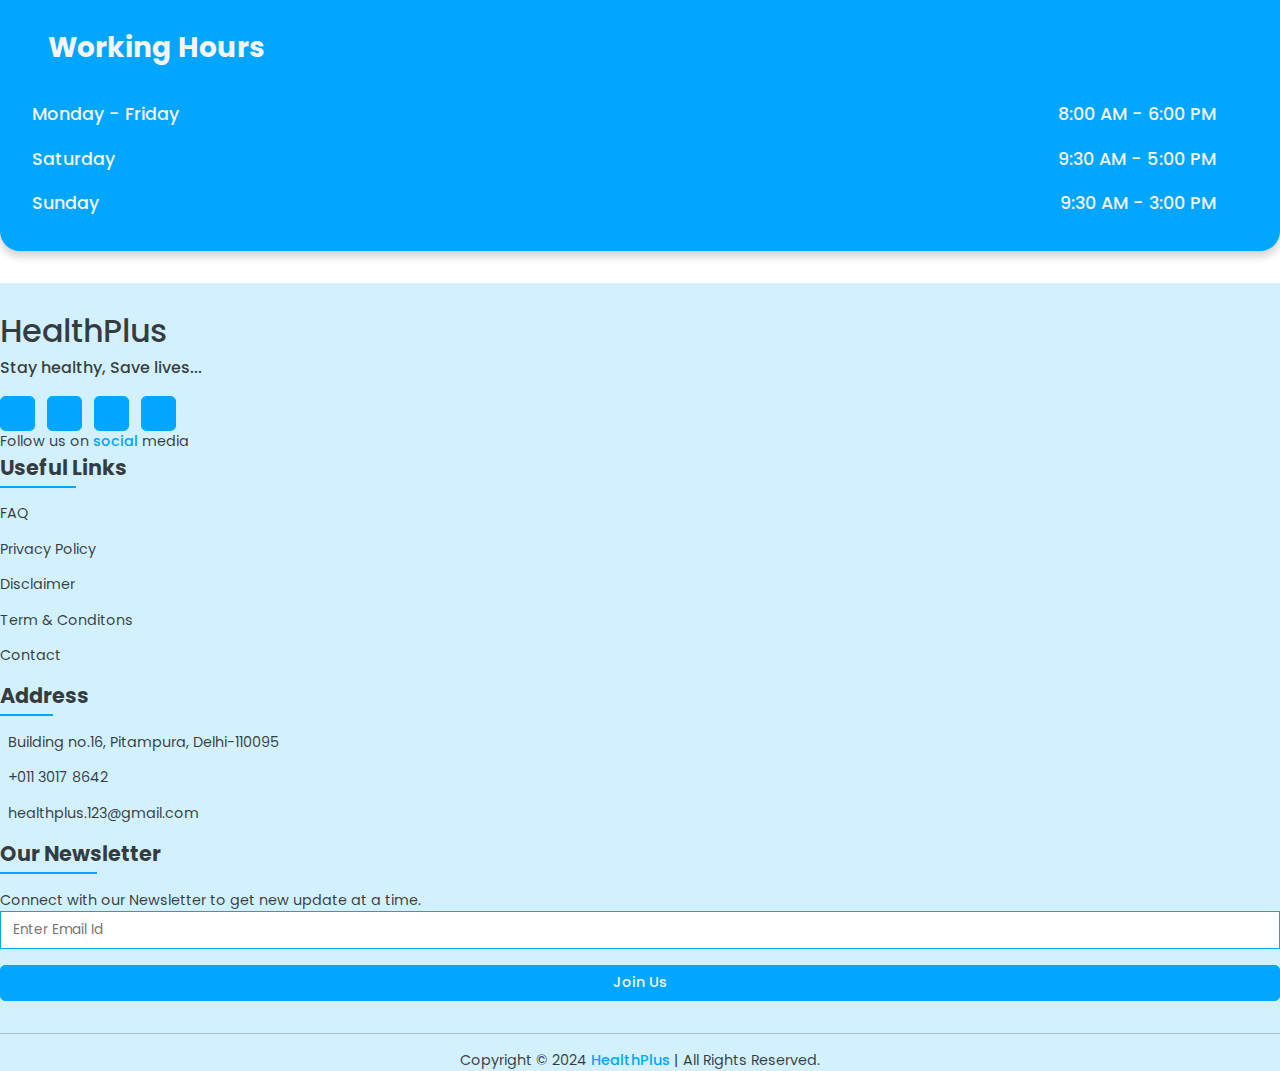
<file: about.html>
<!DOCTYPE html>
<html lang="en">

<head>
    <meta charset="UTF-8">
    <meta name="viewport" content="width=device-width, initial-scale=1.0">
    <title>HealthPlus - About</title>
    <!-- Font Awesome Icon Link -->
    <link rel="stylesheet" href="https://cdnjs.cloudflare.com/ajax/libs/font-awesome/6.4.2/css/all.min.css"
        integrity="sha512-z3gLpd7yknf1YoNbCzqRKc4qyor8gaKU1qmn+CShxbuBusANI9QpRohGBreCFkKxLhei6S9CQXFEbbKuqLg0DA=="
        crossorigin="anonymous" referrerpolicy="no-referrer" />

    <!-- Custom CSS Link -->
    <link rel="stylesheet" href="style.css">

    <!-- Bootstrap CSS Link -->
    <link href="https://cdn.jsdelivr.net/npm/bootstrap@5.3.2/dist/css/bootstrap.min.css" rel="stylesheet"
        integrity="sha384-T3c6CoIi6uLrA9TneNEoa7RxnatzjcDSCmG1MXxSR1GAsXEV/Dwwykc2MPK8M2HN" crossorigin="anonymous">

</head>

<body>

    <!-- Header Code Start -->
    <div class="container-fluid" id="topbar">
        <div class="row py-2 d-flex justify-content-center align-items-center">
            <div class="col-lg-2 col-md-6 d-flex justify-content-center align-items-center">
                <label><i class="fa-solid fa-phone"></i></label><a href="tel:+011 3287 4282"> +011 3287 4282</a>
            </div>
            <div class="col-lg-6 col-md-6 d-flex align-items-center" id="email">
                <label><i class="fa-solid fa-envelope"></i></label><a href="mailto:healthplus.123@gmail.com">
                    healthplus.123@gmail.com</a>
            </div>
            <div class="col-lg-4 col-md-6 d-flex justify-content-center align-items-center" id="topbarSocial">
                <a href="" class="mx-2"><i class="fa-brands fa-facebook-f"></i></a>
                <a href="" class="mx-2"><i class="fa-brands fa-instagram"></i></a>
                <a href="" class="mx-2"><i class="fa-brands fa-twitter"></i></a>
                <a href="" class="mx-2"><i class="fa-brands fa-linkedin-in"></i></a>
            </div>
        </div>
    </div>
    <nav class="navbar navbar-expand-lg px-4" id="main_navbar">
        <div class="container-fluid">
            <a class="navbar-brand fs-3" href="index.html"><i class="fa-solid fa-house-medical me-1"></i>HealthPlus</a>

            <button class="navbar-toggler" type="button" data-bs-toggle="collapse"
                data-bs-target="#navbarSupportedContent">
                <span class="navbar-toggler-icon"></span>
            </button>

            <div class="collapse navbar-collapse" id="navbarSupportedContent">
                <ul class="navbar-nav ms-auto mb-2 mb-lg-0">
                    <li class="nav-item">
                        <a class="nav-link" href="index.html">Home</a>
                    </li>
                    <li class="nav-item">
                        <a class="nav-link" href="about.html">About</a>
                    </li>
                    <li class="nav-item">
                        <a class="nav-link" href="department.html">Department</a>
                    </li>
                    <li class="nav-item">
                        <a class="nav-link" href="doctor.html">Doctor</a>
                    </li>
                    <li class="nav-item">
                        <a class="nav-link" href="service.html">Services</a>
                    </li>
                    <li class="nav-item dropdown">
                        <a class="nav-link dropdown-toggle" href="#" role="button" data-bs-toggle="dropdown">
                            Dropdown
                        </a>
                        <ul class="dropdown-menu" id="dropdown_navbar">
                            <li><a class="dropdown-item" href="#">Dropdown Item 1</a></li>
                            <li><a class="dropdown-item" href="#">Dropdown Item 2</a></li>
                            <li><a class="dropdown-item" href="#">Dropdown Item 3</a></li>
                        </ul>
                    </li>
                    <li class="nav-item">
                        <a class="nav-link" href="contact.html">Contact Us</a>
                    </li>
                </ul>
                <button>Book Appointment</button>
            </div>
        </div>
    </nav>
    <!-- Header Code End -->

    <!-- About Section Code Start -->
    <div class="container py-5" id="about">
        <div class="container" id="heading">
            <h1 class="text-center">About Us</h1>
        </div>

        <div class="row d-flex align-items-center" id="about-section">
            <div class="col-lg-6">
                <img src="./assets/about.jpg" class="img-fluid rounded" alt="">
            </div>
            <div class="col-lg-6 px-3">
                <h1 id="sub-heading">We are <span style="color: var(--blue1);">HealthPlus</span> A<br> Medical
                    Clinic
                </h1>
                <p style="text-align: justify;" id="text">
                    Lorem ipsum dolor sit amet consectetur adipisicing elit. Veritatis saepe ea ab accusamus
                    voluptatem dolorum numquam sequi error. Aliquid reprehenderit rerum nostrum, illum saepe
                    perspiciatis deleniti amet consectetur adipisicing elit.
                </p>
                <div id="buttons">
                    <button>Book Appointment</button>
                    <button>Contact Us</button>
                </div>
            </div>
        </div>
        <div class="row" id="data">
            <div class="col-lg-3 col-md-6">
                <div class="box">
                    <div class="icon">
                        <i class="fa-solid fa-hospital"></i>
                    </div>
                    <h5>25</h5>
                    <p>Healthcare Facilities</p>
                </div>
            </div>
            <div class="col-lg-3 col-md-6">
                <div class="box">
                    <div class="icon">
                        <i class="fa-solid fa-bed-pulse"></i>
                    </div>
                    <h5>1500+</h5>
                    <p>Operational Beds</p>
                </div>
            </div>
            <div class="col-lg-3 col-md-6">
                <div class="box">
                    <div class="icon">
                        <i class="fa-solid fa-flask-vial"></i>
                    </div>
                    <h5>35+</h5>
                    <p>Laboratories</p>
                </div>
            </div>
            <div class="col-lg-3 col-md-6">
                <div class="box">
                    <div class="icon">
                        <i class="fa-solid fa-user-doctor"></i>
                    </div>
                    <h5>800+</h5>
                    <p>Healthcare Experts</p>
                </div>
            </div>
        </div>
        <div class="row" id="data1">
            <div class="col-lg-7 col-sm-12">
                <h3>A great medical team to help your needs</h3>
                <p>Lorem ipsum dolor sit amet, consectetur adipiscing elit. Curabitur ante leo, finibus quis est ut,
                    tempor tincidunt ipsum. Nam consequat semper sollicitudin. Aliquam nec dapibus massa. Pellen tesque
                    in luctus aliquam bibendum. Nulla ut molestie augue,
                    scelerisque consectetur quam.
                    Praesent luctus erat sit amet tortor aliquam bibendum. Nulla ut molestie augue,
                    scelerisque consectetur quam.
                </p>
                <p> Praesent luctus erat sit amet tortor aliquam bibendum. Nulla ut molestie augue, scelerisque
                    consectetur quam. Dolor sit amet, consectetur adipiscing elit. Cura bitur ante leo, finibus quis
                    est.
                </p>
            </div>
            <div class="col-lg-5 col-sm-12 d-flex align-items-center justify-content-center">
                <div id="timebox">
                    <h4><i class="fa-solid fa-clock"></i> Working Hours</h4>
                    <p><span class="day">Monday - Friday</span><span class="time">8:00 AM - 6:00 PM</span></p>
                    <p><span class="day">Saturday</span><span class="time">9:30 AM - 5:00 PM</span></p>
                    <p><span class="day">Sunday</span><span class="time">9:30 AM - 3:00 PM</span></p>
                </div>
            </div>
        </div>
    </div>
    <!-- About Section Code End -->

    <!-- Footer Code Start -->
    <footer class="container-fluid" id="footer">
        <div class="container px-4">
            <div class="row">
                <div class="col-lg-3 col-md-6">
                    <a class="navbar-brand fs-3" href="index.html" id="logo"><i
                            class="fa-solid fa-house-medical me-1"></i>HealthPlus</a>
                    <div id="text">
                        Stay healthy, Save lives...
                    </div>
                    <div class="social-icons">
                        <a href="#"><i class="fa-brands fa-facebook-f"></i></a>
                        <a href="#"><i class="fa-brands fa-instagram"></i></a>
                        <a href="#"><i class="fa-brands fa-linkedin-in"></i></a>
                        <a href="#"><i class="fa-brands fa-twitter"></i></a>
                    </div>
                    <div id="text" class="py-3" style="font-weight: normal; font-size: 0.9rem;">
                        Follow us on <span style="color: var(--blue1); font-weight: 500;">social</span> media
                    </div>
                </div>
                <div class="col-lg-2 col-md-6 footer-links">
                    <h4>Useful Links</h4>
                    <ul id="quicklinks">
                        <li><a href="#">FAQ</a></li>
                        <li><a href="#">Privacy Policy</a></li>
                        <li><a href="#">Disclaimer</a></li>
                        <li><a href="#">Term & Conditons</a></li>
                        <li><a href="#">Contact</a></li>
                    </ul>
                </div>
                <div class="col-lg-4 col-md-6 footer-links">
                    <h4>Address</h4>
                    <ul id="info">
                        <li><i class="fa-solid fa-location-dot"></i>
                            <div>Building no.16, Pitampura, Delhi-110095</div>
                        </li>

                        <li><i class="fa-solid fa-phone"></i>
                            <div>+011 3017 8642</div>
                        </li>
                        <li><i class="fa-solid fa-envelope"></i>
                            <div>healthplus.123@gmail.com</div>
                        </li>
                    </ul>
                </div>
                <div class="col-lg-3 col-md-6">
                    <h4>Our Newsletter</h4>
                    <p>
                        Connect with our Newsletter to get new update at a time.
                    </p>
                    <div class="subscribe-box">
                        <form>
                            <input type="email" placeholder="Enter Email Id" name="email" class="form-control" required>
                            <button>Join Us</button>
                        </form>
                    </div>
                </div>
            </div>
        </div>
        <div class="container-fluid" id="bottomBar">
            <p>
                Copyright © 2024 <a href="#" target="_blank">HealthPlus</a> | All Rights Reserved.
            </p>
        </div>
    </footer>
    <!-- Footer Code End -->


    <!-- bootstrap javascript link -->
    <script src="https://cdn.jsdelivr.net/npm/bootstrap@5.3.2/dist/js/bootstrap.bundle.min.js"
        integrity="sha384-C6RzsynM9kWDrMNeT87bh95OGNyZPhcTNXj1NW7RuBCsyN/o0jlpcV8Qyq46cDfL"
        crossorigin="anonymous"></script>

</body>

</html>
</file>
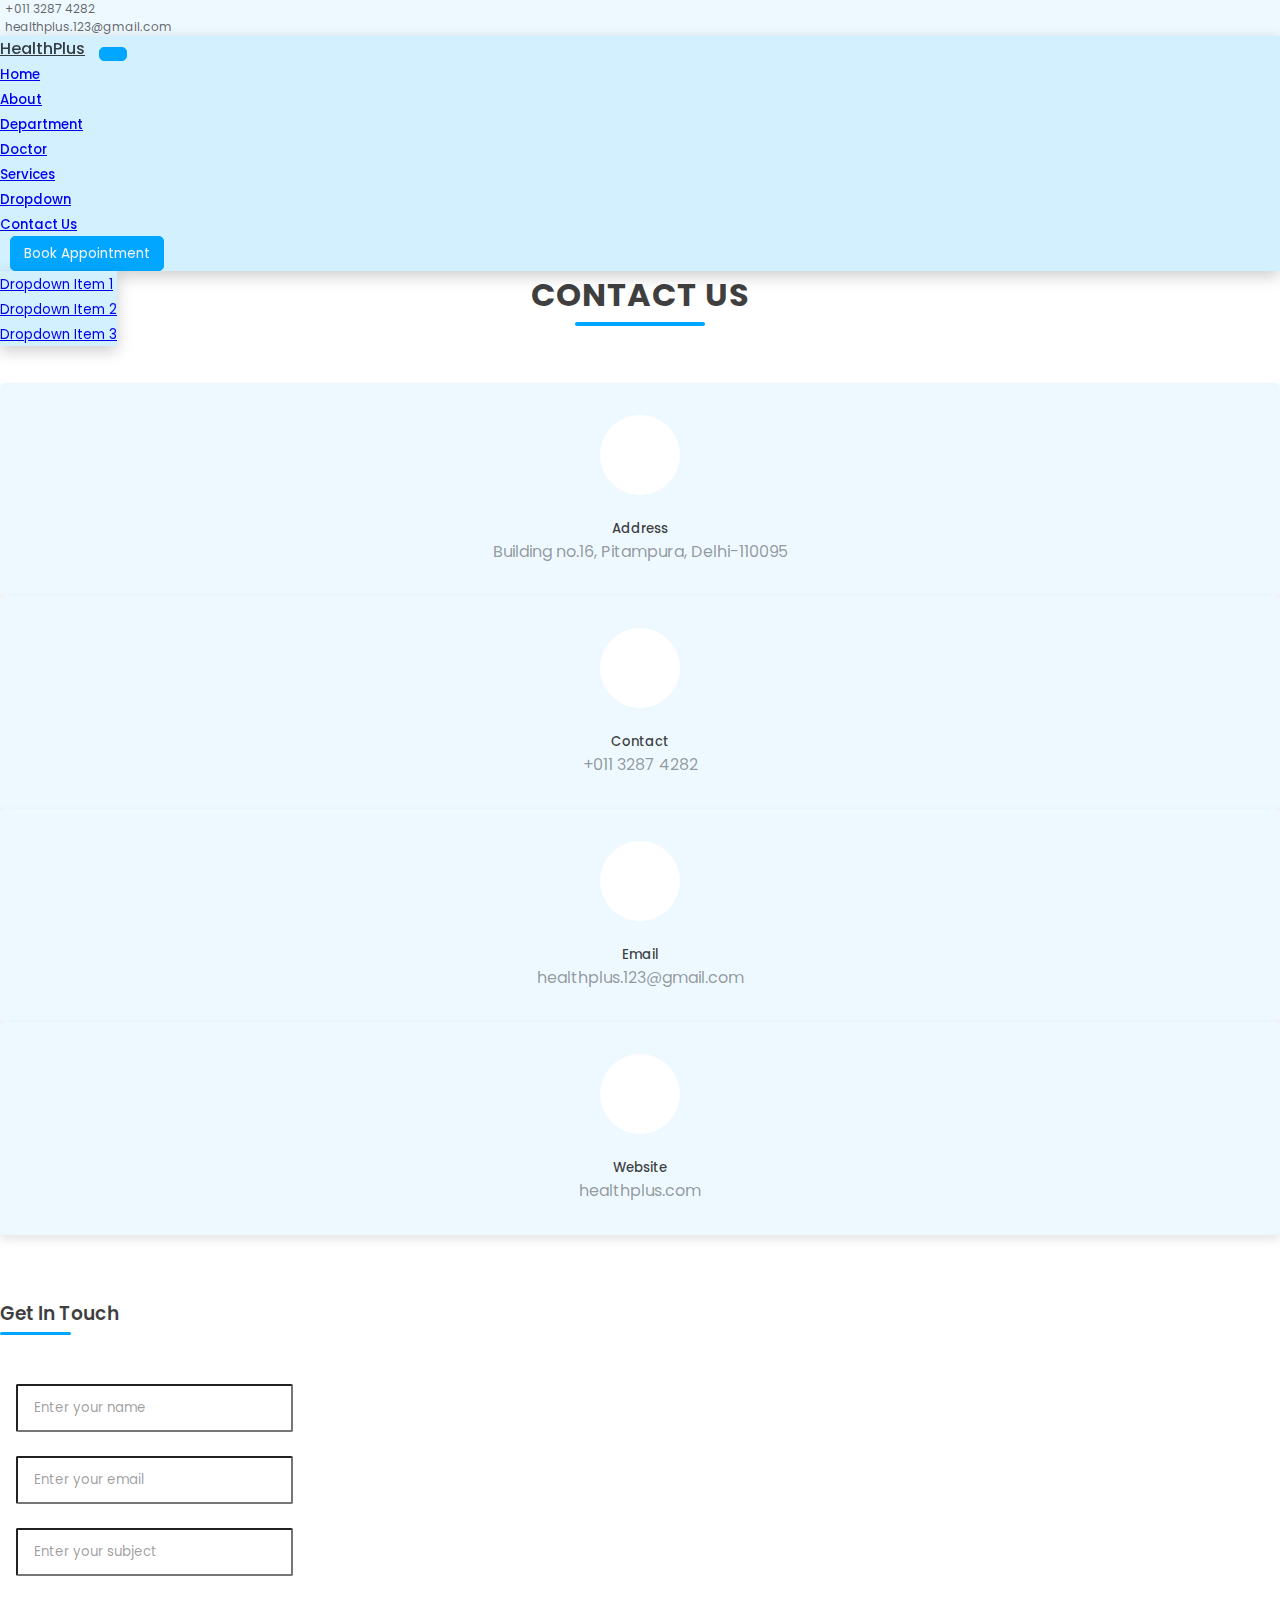
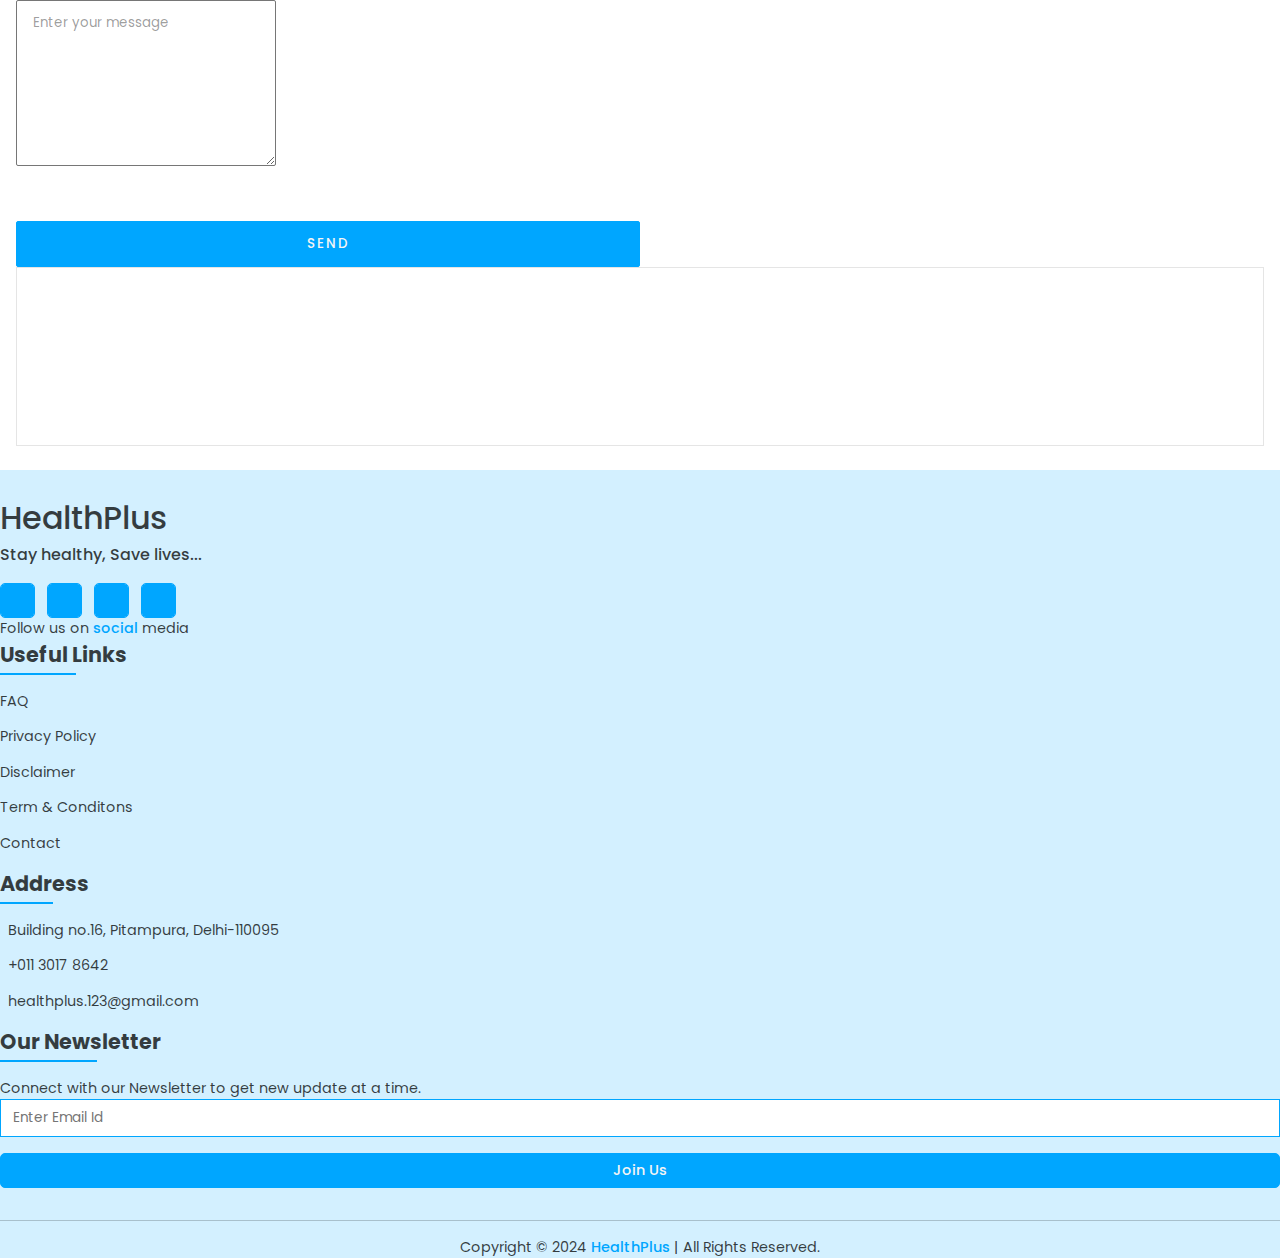
<file: contact.html>
<!DOCTYPE html>
<html lang="en">

<head>
    <meta charset="UTF-8">
    <meta name="viewport" content="width=device-width, initial-scale=1.0">
    <title>HealthPlus - Contact</title>
    <!-- Font Awesome Icon Link -->
    <link rel="stylesheet" href="https://cdnjs.cloudflare.com/ajax/libs/font-awesome/6.4.2/css/all.min.css"
        integrity="sha512-z3gLpd7yknf1YoNbCzqRKc4qyor8gaKU1qmn+CShxbuBusANI9QpRohGBreCFkKxLhei6S9CQXFEbbKuqLg0DA=="
        crossorigin="anonymous" referrerpolicy="no-referrer" />

    <!-- Custom CSS Link -->
    <link rel="stylesheet" href="style.css">

    <!-- Bootstrap CSS Link -->
    <link href="https://cdn.jsdelivr.net/npm/bootstrap@5.3.2/dist/css/bootstrap.min.css" rel="stylesheet"
        integrity="sha384-T3c6CoIi6uLrA9TneNEoa7RxnatzjcDSCmG1MXxSR1GAsXEV/Dwwykc2MPK8M2HN" crossorigin="anonymous">

</head>

<body>

    <!-- Header Code Start -->
    <div class="container-fluid" id="topbar">
        <div class="row py-2 d-flex justify-content-center align-items-center">
            <div class="col-lg-2 col-md-6 d-flex justify-content-center align-items-center">
                <label><i class="fa-solid fa-phone"></i></label><a href="tel:+011 3287 4282"> +011 3287 4282</a>
            </div>
            <div class="col-lg-6 col-md-6 d-flex align-items-center" id="email">
                <label><i class="fa-solid fa-envelope"></i></label><a href="mailto:healthplus.123@gmail.com">
                    healthplus.123@gmail.com</a>
            </div>
            <div class="col-lg-4 col-md-6 d-flex justify-content-center align-items-center" id="topbarSocial">
                <a href="" class="mx-2"><i class="fa-brands fa-facebook-f"></i></a>
                <a href="" class="mx-2"><i class="fa-brands fa-instagram"></i></a>
                <a href="" class="mx-2"><i class="fa-brands fa-twitter"></i></a>
                <a href="" class="mx-2"><i class="fa-brands fa-linkedin-in"></i></a>
            </div>
        </div>
    </div>
    <nav class="navbar navbar-expand-lg px-4" id="main_navbar">
        <div class="container-fluid">
            <a class="navbar-brand fs-3" href="index.html"><i class="fa-solid fa-house-medical me-1"></i>HealthPlus</a>

            <button class="navbar-toggler" type="button" data-bs-toggle="collapse"
                data-bs-target="#navbarSupportedContent">
                <span class="navbar-toggler-icon"></span>
            </button>

            <div class="collapse navbar-collapse" id="navbarSupportedContent">
                <ul class="navbar-nav ms-auto mb-2 mb-lg-0">
                    <li class="nav-item">
                        <a class="nav-link" href="index.html">Home</a>
                    </li>
                    <li class="nav-item">
                        <a class="nav-link" href="about.html">About</a>
                    </li>
                    <li class="nav-item">
                        <a class="nav-link" href="department.html">Department</a>
                    </li>
                    <li class="nav-item">
                        <a class="nav-link" href="doctor.html">Doctor</a>
                    </li>
                    <li class="nav-item">
                        <a class="nav-link" href="service.html">Services</a>
                    </li>
                    <li class="nav-item dropdown">
                        <a class="nav-link dropdown-toggle" href="#" role="button" data-bs-toggle="dropdown">
                            Dropdown
                        </a>
                        <ul class="dropdown-menu" id="dropdown_navbar">
                            <li><a class="dropdown-item" href="#">Dropdown Item 1</a></li>
                            <li><a class="dropdown-item" href="#">Dropdown Item 2</a></li>
                            <li><a class="dropdown-item" href="#">Dropdown Item 3</a></li>
                        </ul>
                    </li>
                    <li class="nav-item">
                        <a class="nav-link" href="contact.html">Contact Us</a>
                    </li>
                </ul>
                <button>Book Appointment</button>
            </div>
        </div>
    </nav>
    <!-- Header Code End -->

    <!-- Contact Section Code Start -->
    <div class="container-fluid py-5" id="contact">
        <div class="container-fluid" id="heading">
            <h1 class="text-center mb-5">Contact Us</h1>
        </div>
        <div class="container">
            <div class="row" id="info">
                <div class="col-lg-3 col-md-6">
                    <div class="cards">
                        <div class="icon"><i class="fa-solid fa-location-dot"></i></div>
                        <h5>Address</h5>
                        <p class="text-center">Building no.16, Pitampura, Delhi-110095</p>
                    </div>
                </div>
                <div class="col-lg-3 col-md-6">
                    <div class="cards">
                        <div class="icon"><i class="fa-solid fa-phone"></i></div>
                        <h5>Contact</h5>
                        <p>+011 3287 4282</p>
                    </div>
                </div>
                <div class="col-lg-3 col-md-6">
                    <div class="cards">
                        <div class="icon"><i class="fa-solid fa-paper-plane"></i></div>
                        <h5>Email</h5>
                        <p>healthplus.123@gmail.com</p>
                    </div>
                </div>
                <div class="col-lg-3 col-md-6">
                    <div class="cards">
                        <div class="icon"><i class="fa-solid fa-earth-americas"></i></div>
                        <h5>Website</h5>
                        <p>healthplus.com</p>
                    </div>
                </div>
            </div>
            <h3>Get In Touch</h3>
            <div class="row bg-light" id="form-section">
                <div class="col-lg-7">
                    <form class="row d-flex justify-content-center align-items-center">
                        <div class="col-lg-6">
                            <input type="text" placeholder="Enter your name" class="form-control" required>
                        </div>
                        <div class="col-lg-6">
                            <input type="email" placeholder="Enter your email" class="form-control" required>
                        </div>
                        <div class="col-lg-12">
                            <input type="text" placeholder="Enter your subject" class="form-control" required>
                        </div>
                        <div class="col-lg-12">
                            <textarea class="form-control" placeholder="Enter your message" rows="7"
                                required></textarea>
                        </div>
                        <div>
                            <button type="submit" class="btn">SEND</button>
                        </div>
                    </form>
                </div>
                <div class="col-lg-5 d-flex justify-content-center align-items-center" id="map">
                    <iframe
                        src="https://www.google.com/maps/embed?pb=!1m18!1m12!1m3!1d3499.825795196169!2d77.10621637462037!3d28.694857275630728!2m3!1f0!2f0!3f0!3m2!1i1024!2i768!4f13.1!3m3!1m2!1s0x390d03f92a5859d7%3A0xfb977851b25342a2!2sNavjeevan%20Hospital!5e0!3m2!1sen!2sin!4v1715281460790!5m2!1sen!2sin"
                        style="border:0;" allowfullscreen="" loading="lazy"
                        referrerpolicy="no-referrer-when-downgrade"></iframe>
                </div>
            </div>
        </div>

    </div>
    <!-- Contact Section Code End -->

    <!-- Footer Code Start -->
    <footer class="container-fluid" id="footer">
        <div class="container px-4">
            <div class="row">
                <div class="col-lg-3 col-md-6">
                    <a class="navbar-brand fs-3" href="index.html" id="logo"><i
                            class="fa-solid fa-house-medical me-1"></i>HealthPlus</a>
                    <div id="text">
                        Stay healthy, Save lives...
                    </div>
                    <div class="social-icons">
                        <a href="#"><i class="fa-brands fa-facebook-f"></i></a>
                        <a href="#"><i class="fa-brands fa-instagram"></i></a>
                        <a href="#"><i class="fa-brands fa-linkedin-in"></i></a>
                        <a href="#"><i class="fa-brands fa-twitter"></i></a>
                    </div>
                    <div id="text" class="py-3" style="font-weight: normal; font-size: 0.9rem;">
                        Follow us on <span style="color: var(--blue1); font-weight: 500;">social</span> media
                    </div>
                </div>
                <div class="col-lg-2 col-md-6 footer-links">
                    <h4>Useful Links</h4>
                    <ul id="quicklinks">
                        <li><a href="#">FAQ</a></li>
                        <li><a href="#">Privacy Policy</a></li>
                        <li><a href="#">Disclaimer</a></li>
                        <li><a href="#">Term & Conditons</a></li>
                        <li><a href="#">Contact</a></li>
                    </ul>
                </div>
                <div class="col-lg-4 col-md-6 footer-links">
                    <h4>Address</h4>
                    <ul id="info">
                        <li><i class="fa-solid fa-location-dot"></i>
                            <div>Building no.16, Pitampura, Delhi-110095</div>
                        </li>

                        <li><i class="fa-solid fa-phone"></i>
                            <div>+011 3017 8642</div>
                        </li>
                        <li><i class="fa-solid fa-envelope"></i>
                            <div>healthplus.123@gmail.com</div>
                        </li>
                    </ul>
                </div>
                <div class="col-lg-3 col-md-6">
                    <h4>Our Newsletter</h4>
                    <p>
                        Connect with our Newsletter to get new update at a time.
                    </p>
                    <div class="subscribe-box">
                        <form>
                            <input type="email" placeholder="Enter Email Id" name="email" class="form-control" required>
                            <button>Join Us</button>
                        </form>
                    </div>
                </div>
            </div>
        </div>
        <div class="container-fluid" id="bottomBar">
            <p>
                Copyright © 2024 <a href="#" target="_blank">HealthPlus</a> | All Rights Reserved.
            </p>
        </div>
    </footer>
    <!-- Footer Code End -->


    <!-- bootstrap javascript link -->
    <script src="https://cdn.jsdelivr.net/npm/bootstrap@5.3.2/dist/js/bootstrap.bundle.min.js"
        integrity="sha384-C6RzsynM9kWDrMNeT87bh95OGNyZPhcTNXj1NW7RuBCsyN/o0jlpcV8Qyq46cDfL"
        crossorigin="anonymous"></script>

</body>

</html>
</file>
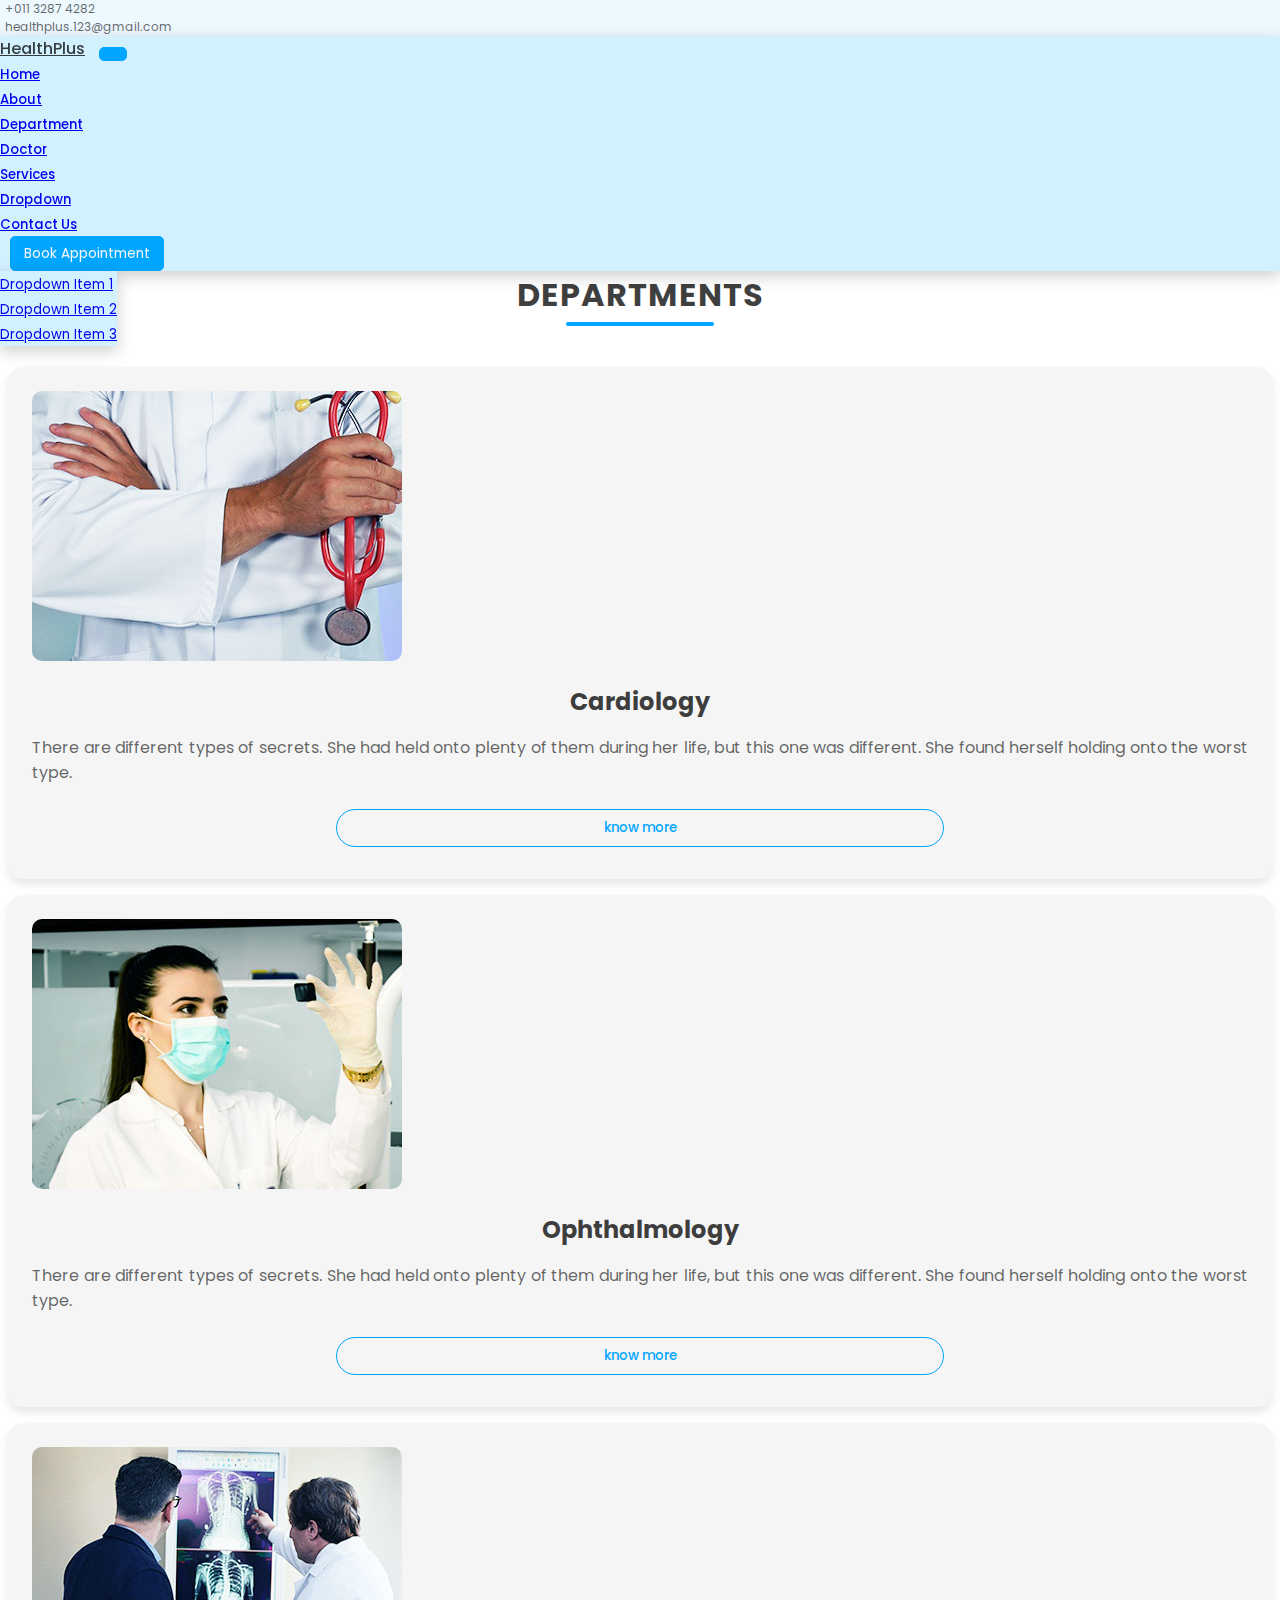
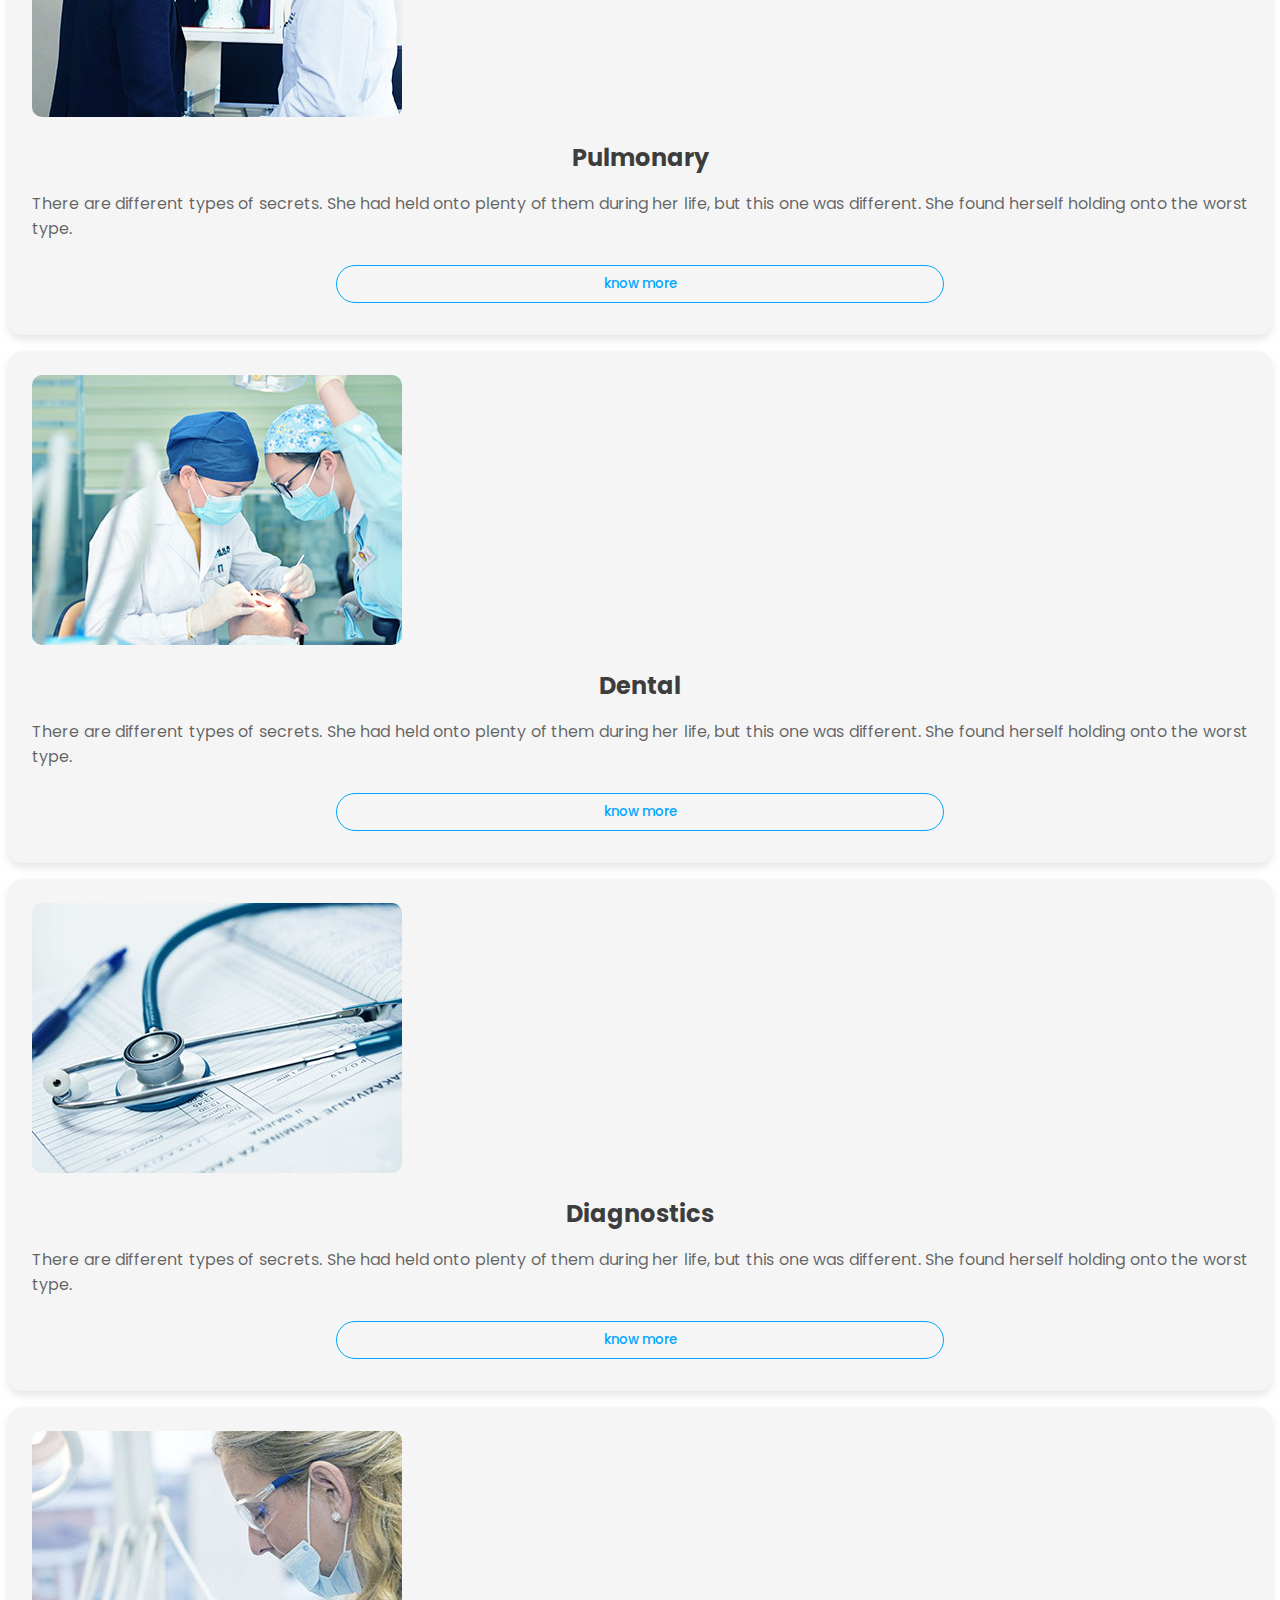
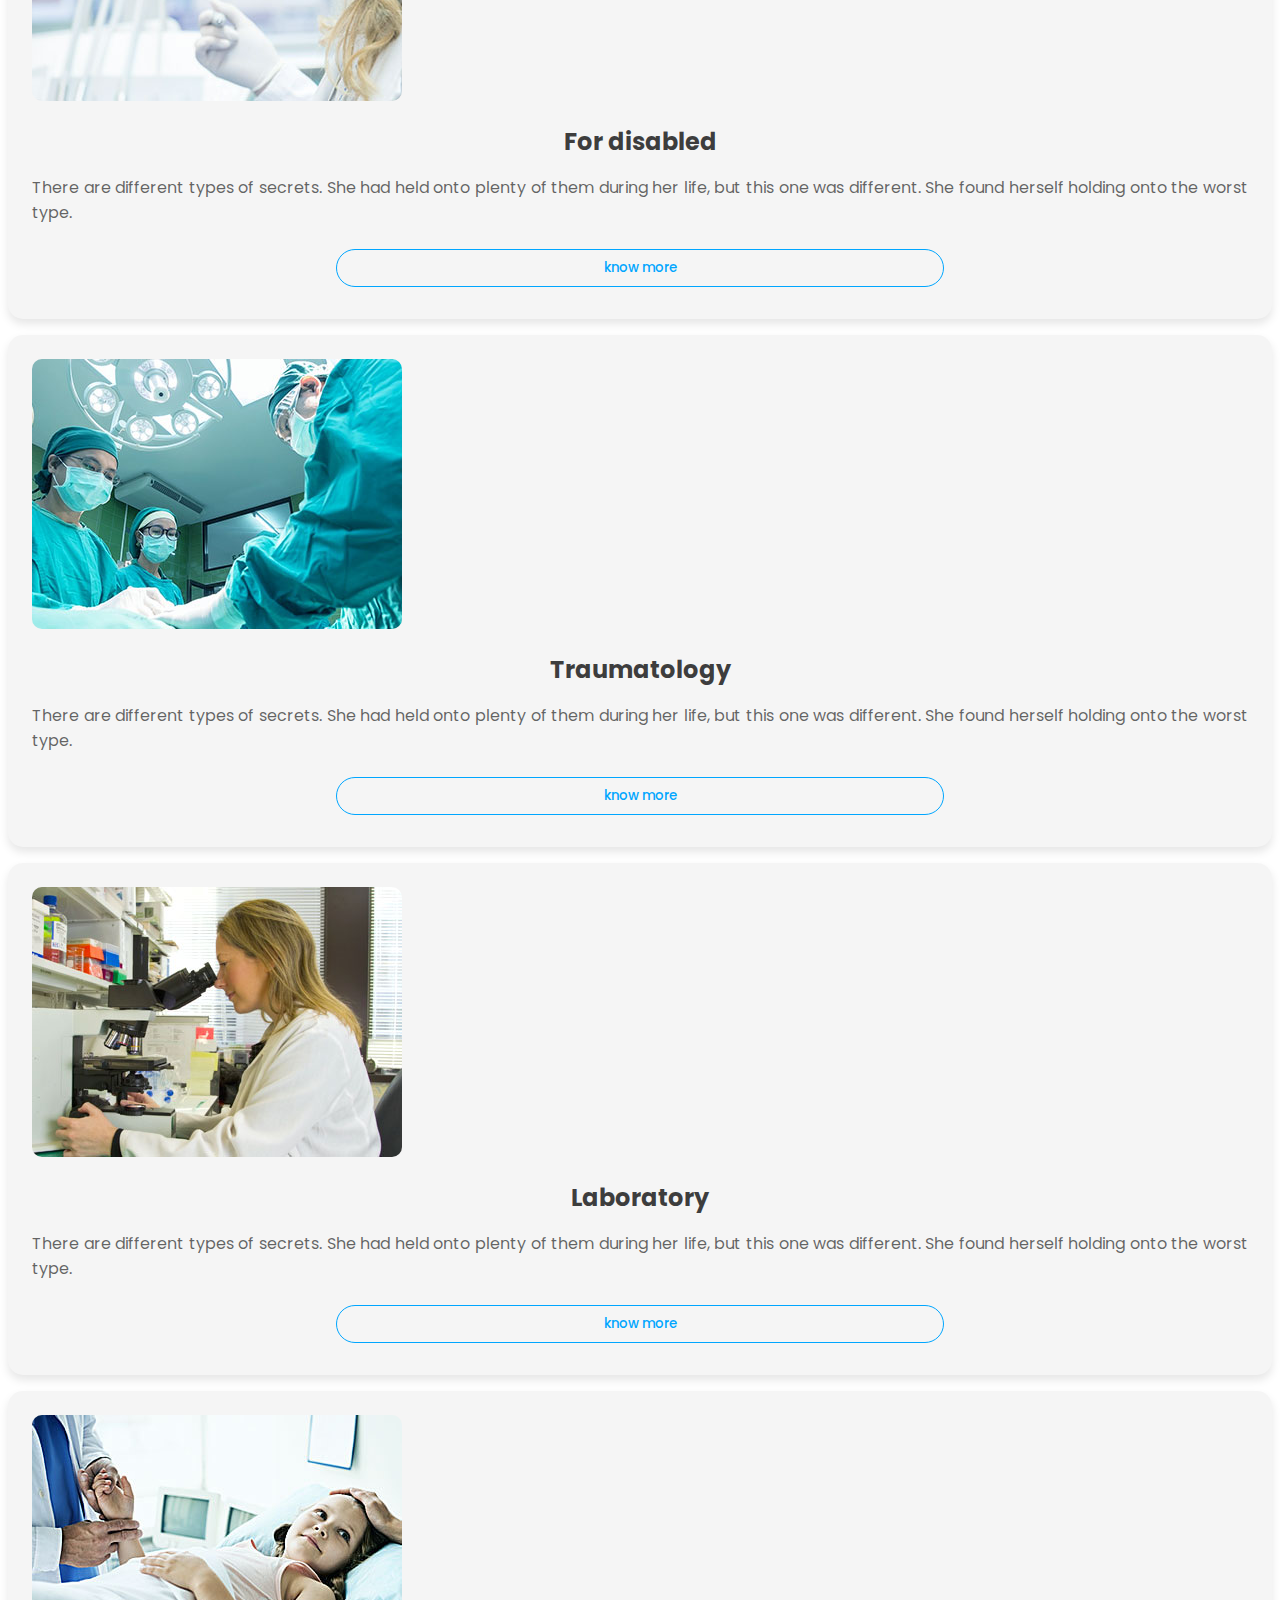
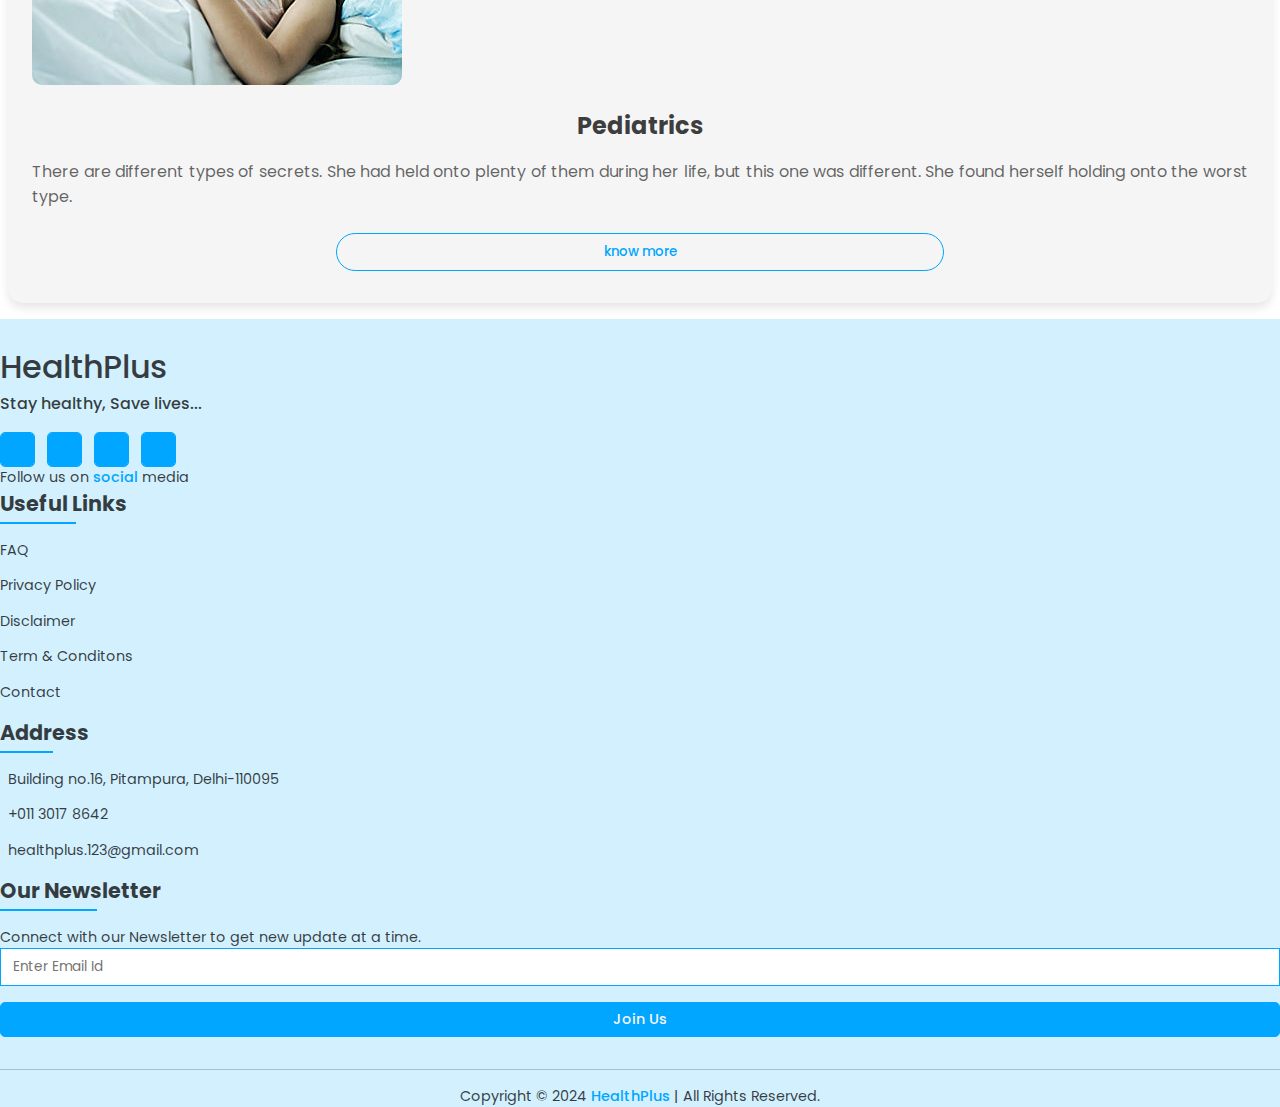
<file: department.html>
<!DOCTYPE html>
<html lang="en">

<head>
    <meta charset="UTF-8">
    <meta name="viewport" content="width=device-width, initial-scale=1.0">
    <title>HealthPlus - Department</title>
    <!-- Font Awesome Icon Link -->
    <link rel="stylesheet" href="https://cdnjs.cloudflare.com/ajax/libs/font-awesome/6.4.2/css/all.min.css"
        integrity="sha512-z3gLpd7yknf1YoNbCzqRKc4qyor8gaKU1qmn+CShxbuBusANI9QpRohGBreCFkKxLhei6S9CQXFEbbKuqLg0DA=="
        crossorigin="anonymous" referrerpolicy="no-referrer" />

    <!-- Custom CSS Link -->
    <link rel="stylesheet" href="style.css">

    <!-- Bootstrap CSS Link -->
    <link href="https://cdn.jsdelivr.net/npm/bootstrap@5.3.2/dist/css/bootstrap.min.css" rel="stylesheet"
        integrity="sha384-T3c6CoIi6uLrA9TneNEoa7RxnatzjcDSCmG1MXxSR1GAsXEV/Dwwykc2MPK8M2HN" crossorigin="anonymous">

</head>

<body>

    <!-- Header Code Start -->
    <div class="container-fluid" id="topbar">
        <div class="row py-2 d-flex justify-content-center align-items-center">
            <div class="col-lg-2 col-md-6 d-flex justify-content-center align-items-center">
                <label><i class="fa-solid fa-phone"></i></label><a href="tel:+011 3287 4282"> +011 3287 4282</a>
            </div>
            <div class="col-lg-6 col-md-6 d-flex align-items-center" id="email">
                <label><i class="fa-solid fa-envelope"></i></label><a href="mailto:healthplus.123@gmail.com">
                    healthplus.123@gmail.com</a>
            </div>
            <div class="col-lg-4 col-md-6 d-flex justify-content-center align-items-center" id="topbarSocial">
                <a href="" class="mx-2"><i class="fa-brands fa-facebook-f"></i></a>
                <a href="" class="mx-2"><i class="fa-brands fa-instagram"></i></a>
                <a href="" class="mx-2"><i class="fa-brands fa-twitter"></i></a>
                <a href="" class="mx-2"><i class="fa-brands fa-linkedin-in"></i></a>
            </div>
        </div>
    </div>
    <nav class="navbar navbar-expand-lg px-4" id="main_navbar">
        <div class="container-fluid">
            <a class="navbar-brand fs-3" href="index.html"><i class="fa-solid fa-house-medical me-1"></i>HealthPlus</a>

            <button class="navbar-toggler" type="button" data-bs-toggle="collapse"
                data-bs-target="#navbarSupportedContent">
                <span class="navbar-toggler-icon"></span>
            </button>

            <div class="collapse navbar-collapse" id="navbarSupportedContent">
                <ul class="navbar-nav ms-auto mb-2 mb-lg-0">
                    <li class="nav-item">
                        <a class="nav-link" href="index.html">Home</a>
                    </li>
                    <li class="nav-item">
                        <a class="nav-link" href="about.html">About</a>
                    </li>
                    <li class="nav-item">
                        <a class="nav-link" href="department.html">Department</a>
                    </li>
                    <li class="nav-item">
                        <a class="nav-link" href="doctor.html">Doctor</a>
                    </li>
                    <li class="nav-item">
                        <a class="nav-link" href="service.html">Services</a>
                    </li>
                    <li class="nav-item dropdown">
                        <a class="nav-link dropdown-toggle" href="#" role="button" data-bs-toggle="dropdown">
                            Dropdown
                        </a>
                        <ul class="dropdown-menu" id="dropdown_navbar">
                            <li><a class="dropdown-item" href="#">Dropdown Item 1</a></li>
                            <li><a class="dropdown-item" href="#">Dropdown Item 2</a></li>
                            <li><a class="dropdown-item" href="#">Dropdown Item 3</a></li>
                        </ul>
                    </li>
                    <li class="nav-item">
                        <a class="nav-link" href="contact.html">Contact Us</a>
                    </li>
                </ul>
                <button>Book Appointment</button>
            </div>
        </div>
    </nav>
    <!-- Header Code End -->

    <!-- Department Section Code Start -->
    <div class="container py-5" id="department">
        <div class="container" id="heading">
            <h1 class="text-center mb-5">Departments</h1>
        </div>
        <div class="container-fluid">
            <div class="row">
                <div class="col-lg-4 col-md-6 col-sm-12">
                    <div class="box">
                        <img src="./assets/d1.jpg" class="img-fluid" alt="">
                        <h3>Cardiology</h3>
                        <p>There are different types of secrets. She had held onto plenty of them
                            during her life, but this one was different. She found herself holding onto the worst type.
                        </p>
                        <button>know more</button>
                    </div>
                </div>
                <div class="col-lg-4 col-md-6 col-sm-12">
                    <div class="box">
                        <img src="./assets/d2.jpg" class="img-fluid" alt="">
                        <h3>Ophthalmology</h3>
                        <p>There are different types of secrets. She had held onto plenty of them
                            during her life, but this one was different. She found herself holding onto the worst type.
                        </p>
                        <button>know more</button>
                    </div>
                </div>
                <div class="col-lg-4 col-md-6 col-sm-12">
                    <div class="box">
                        <img src="./assets/d3.jpg" class="img-fluid" alt="">
                        <h3>Pulmonary</h3>
                        <p>There are different types of secrets. She had held onto plenty of them
                            during her life, but this one was different. She found herself holding onto the worst type.
                        </p>
                        <button>know more</button>
                    </div>
                </div>
                <div class="col-lg-4 col-md-6 col-sm-12">
                    <div class="box">
                        <img src="./assets/d4.jpg" class="img-fluid" alt="">
                        <h3>Dental</h3>
                        <p>There are different types of secrets. She had held onto plenty of them
                            during her life, but this one was different. She found herself holding onto the worst type.
                        </p>
                        <button>know more</button>
                    </div>
                </div>
                <div class="col-lg-4 col-md-6 col-sm-12">
                    <div class="box">
                        <img src="./assets/d5.jpg" class="img-fluid" alt="">
                        <h3>Diagnostics</h3>
                        <p>There are different types of secrets. She had held onto plenty of them
                            during her life, but this one was different. She found herself holding onto the worst type.
                        </p>
                        <button>know more</button>
                    </div>
                </div>
                <div class="col-lg-4 col-md-6 col-sm-12">
                    <div class="box">
                        <img src="./assets/d6.jpg" class="img-fluid" alt="">
                        <h3>For disabled</h3>
                        <p>There are different types of secrets. She had held onto plenty of them
                            during her life, but this one was different. She found herself holding onto the worst type.
                        </p>
                        <button>know more</button>
                    </div>
                </div>
                <div class="col-lg-4 col-md-6 col-sm-12">
                    <div class="box">
                        <img src="./assets/d7.jpg" class="img-fluid" alt="">
                        <h3>Traumatology</h3>
                        <p>There are different types of secrets. She had held onto plenty of them
                            during her life, but this one was different. She found herself holding onto the worst type.
                        </p>
                        <button>know more</button>
                    </div>
                </div>
                <div class="col-lg-4 col-md-6 col-sm-12">
                    <div class="box">
                        <img src="./assets/d8.jpg" class="img-fluid" alt="">
                        <h3>Laboratory</h3>
                        <p>There are different types of secrets. She had held onto plenty of them
                            during her life, but this one was different. She found herself holding onto the worst type.
                        </p>
                        <button>know more</button>
                    </div>
                </div>
                <div class="col-lg-4 col-md-6 col-sm-12">
                    <div class="box">
                        <img src="./assets/d9.jpg" class="img-fluid" alt="">
                        <h3>Pediatrics</h3>
                        <p>There are different types of secrets. She had held onto plenty of them
                            during her life, but this one was different. She found herself holding onto the worst type.
                        </p>
                        <button>know more</button>
                    </div>
                </div>
            </div>
        </div>
    </div>
    <!-- Department Section Code End -->

    <!-- Footer Code Start -->
    <footer class="container-fluid" id="footer">
        <div class="container px-4">
            <div class="row">
                <div class="col-lg-3 col-md-6">
                    <a class="navbar-brand fs-3" href="index.html" id="logo"><i
                            class="fa-solid fa-house-medical me-1"></i>HealthPlus</a>
                    <div id="text">
                        Stay healthy, Save lives...
                    </div>
                    <div class="social-icons">
                        <a href="#"><i class="fa-brands fa-facebook-f"></i></a>
                        <a href="#"><i class="fa-brands fa-instagram"></i></a>
                        <a href="#"><i class="fa-brands fa-linkedin-in"></i></a>
                        <a href="#"><i class="fa-brands fa-twitter"></i></a>
                    </div>
                    <div id="text" class="py-3" style="font-weight: normal; font-size: 0.9rem;">
                        Follow us on <span style="color: var(--blue1); font-weight: 500;">social</span> media
                    </div>
                </div>
                <div class="col-lg-2 col-md-6 footer-links">
                    <h4>Useful Links</h4>
                    <ul id="quicklinks">
                        <li><a href="#">FAQ</a></li>
                        <li><a href="#">Privacy Policy</a></li>
                        <li><a href="#">Disclaimer</a></li>
                        <li><a href="#">Term & Conditons</a></li>
                        <li><a href="#">Contact</a></li>
                    </ul>
                </div>
                <div class="col-lg-4 col-md-6 footer-links">
                    <h4>Address</h4>
                    <ul id="info">
                        <li><i class="fa-solid fa-location-dot"></i>
                            <div>Building no.16, Pitampura, Delhi-110095</div>
                        </li>

                        <li><i class="fa-solid fa-phone"></i>
                            <div>+011 3017 8642</div>
                        </li>
                        <li><i class="fa-solid fa-envelope"></i>
                            <div>healthplus.123@gmail.com</div>
                        </li>
                    </ul>
                </div>
                <div class="col-lg-3 col-md-6">
                    <h4>Our Newsletter</h4>
                    <p>
                        Connect with our Newsletter to get new update at a time.
                    </p>
                    <div class="subscribe-box">
                        <form>
                            <input type="email" placeholder="Enter Email Id" name="email" class="form-control" required>
                            <button>Join Us</button>
                        </form>
                    </div>
                </div>
            </div>
        </div>
        <div class="container-fluid" id="bottomBar">
            <p>
                Copyright © 2024 <a href="#" target="_blank">HealthPlus</a> | All Rights Reserved.
            </p>
        </div>
    </footer>
    <!-- Footer Code End -->


    <!-- bootstrap javascript link -->
    <script src="https://cdn.jsdelivr.net/npm/bootstrap@5.3.2/dist/js/bootstrap.bundle.min.js"
        integrity="sha384-C6RzsynM9kWDrMNeT87bh95OGNyZPhcTNXj1NW7RuBCsyN/o0jlpcV8Qyq46cDfL"
        crossorigin="anonymous"></script>

</body>

</html>
</file>
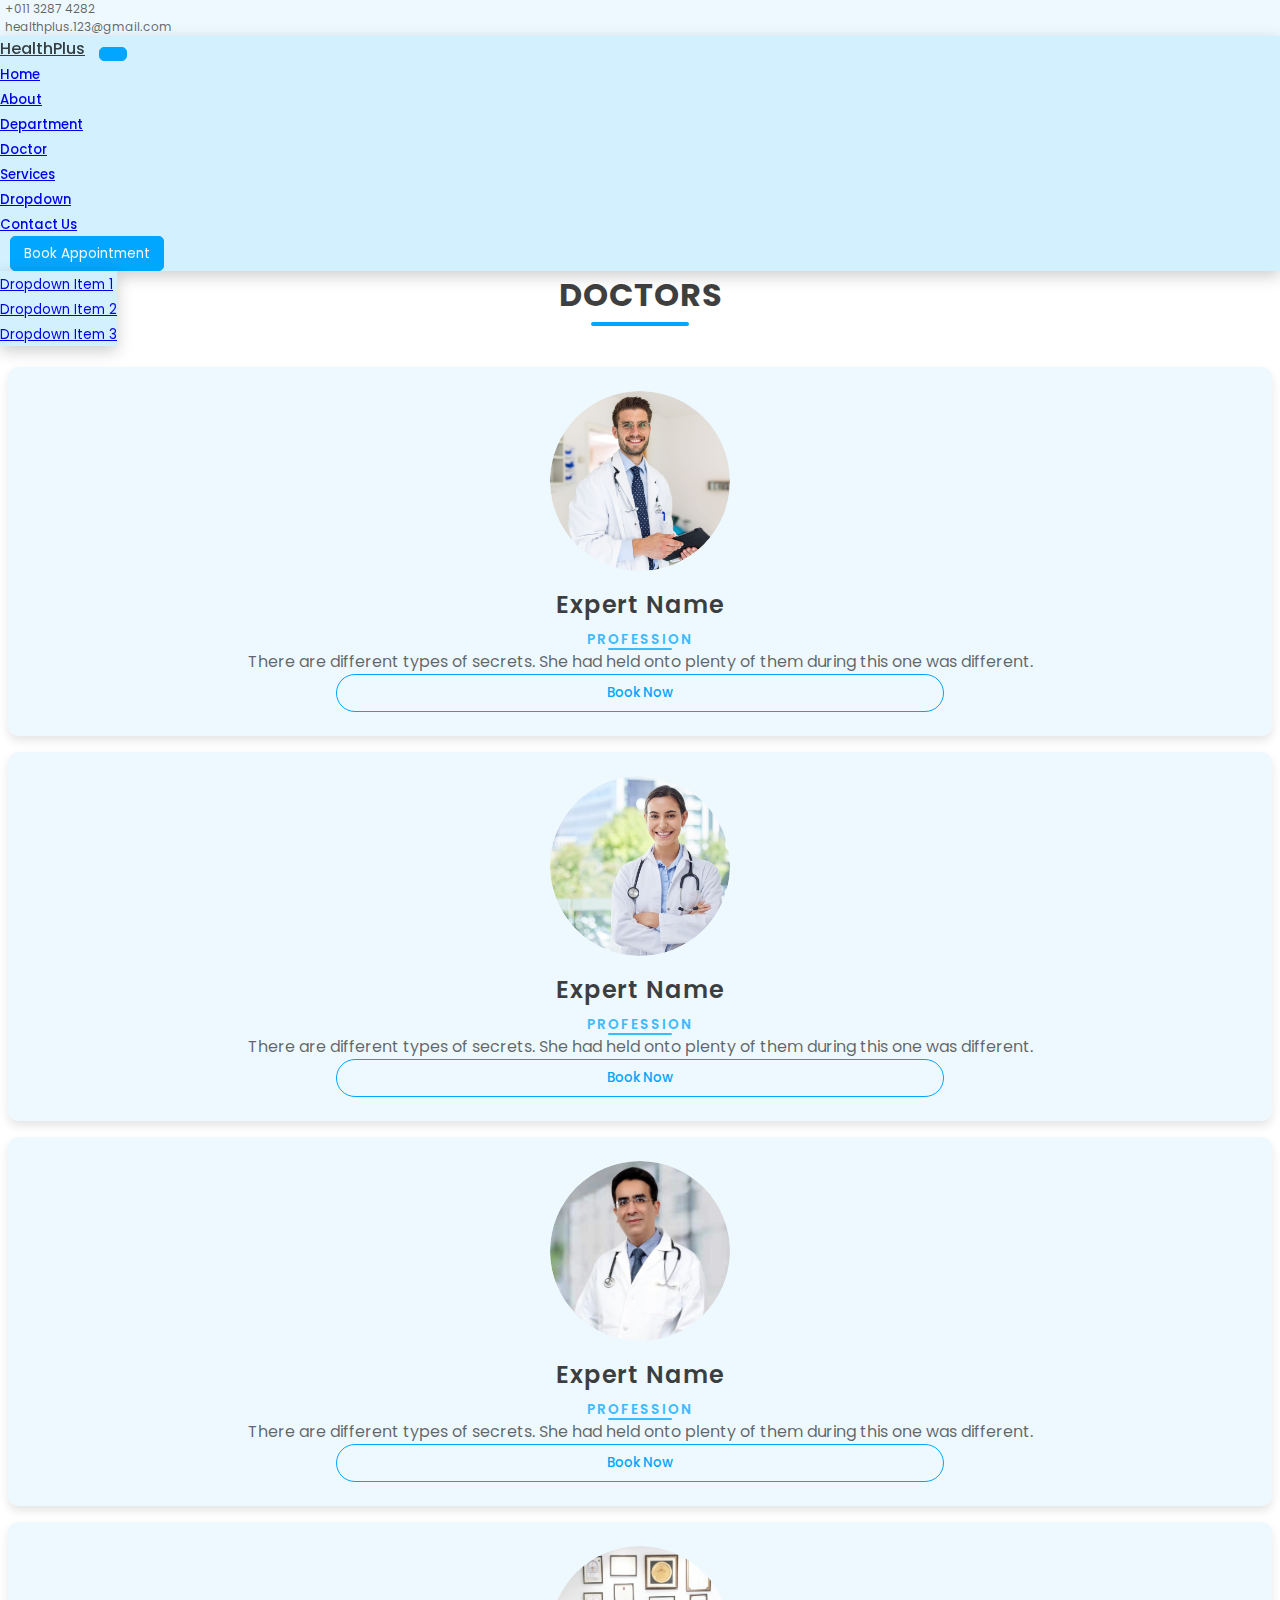
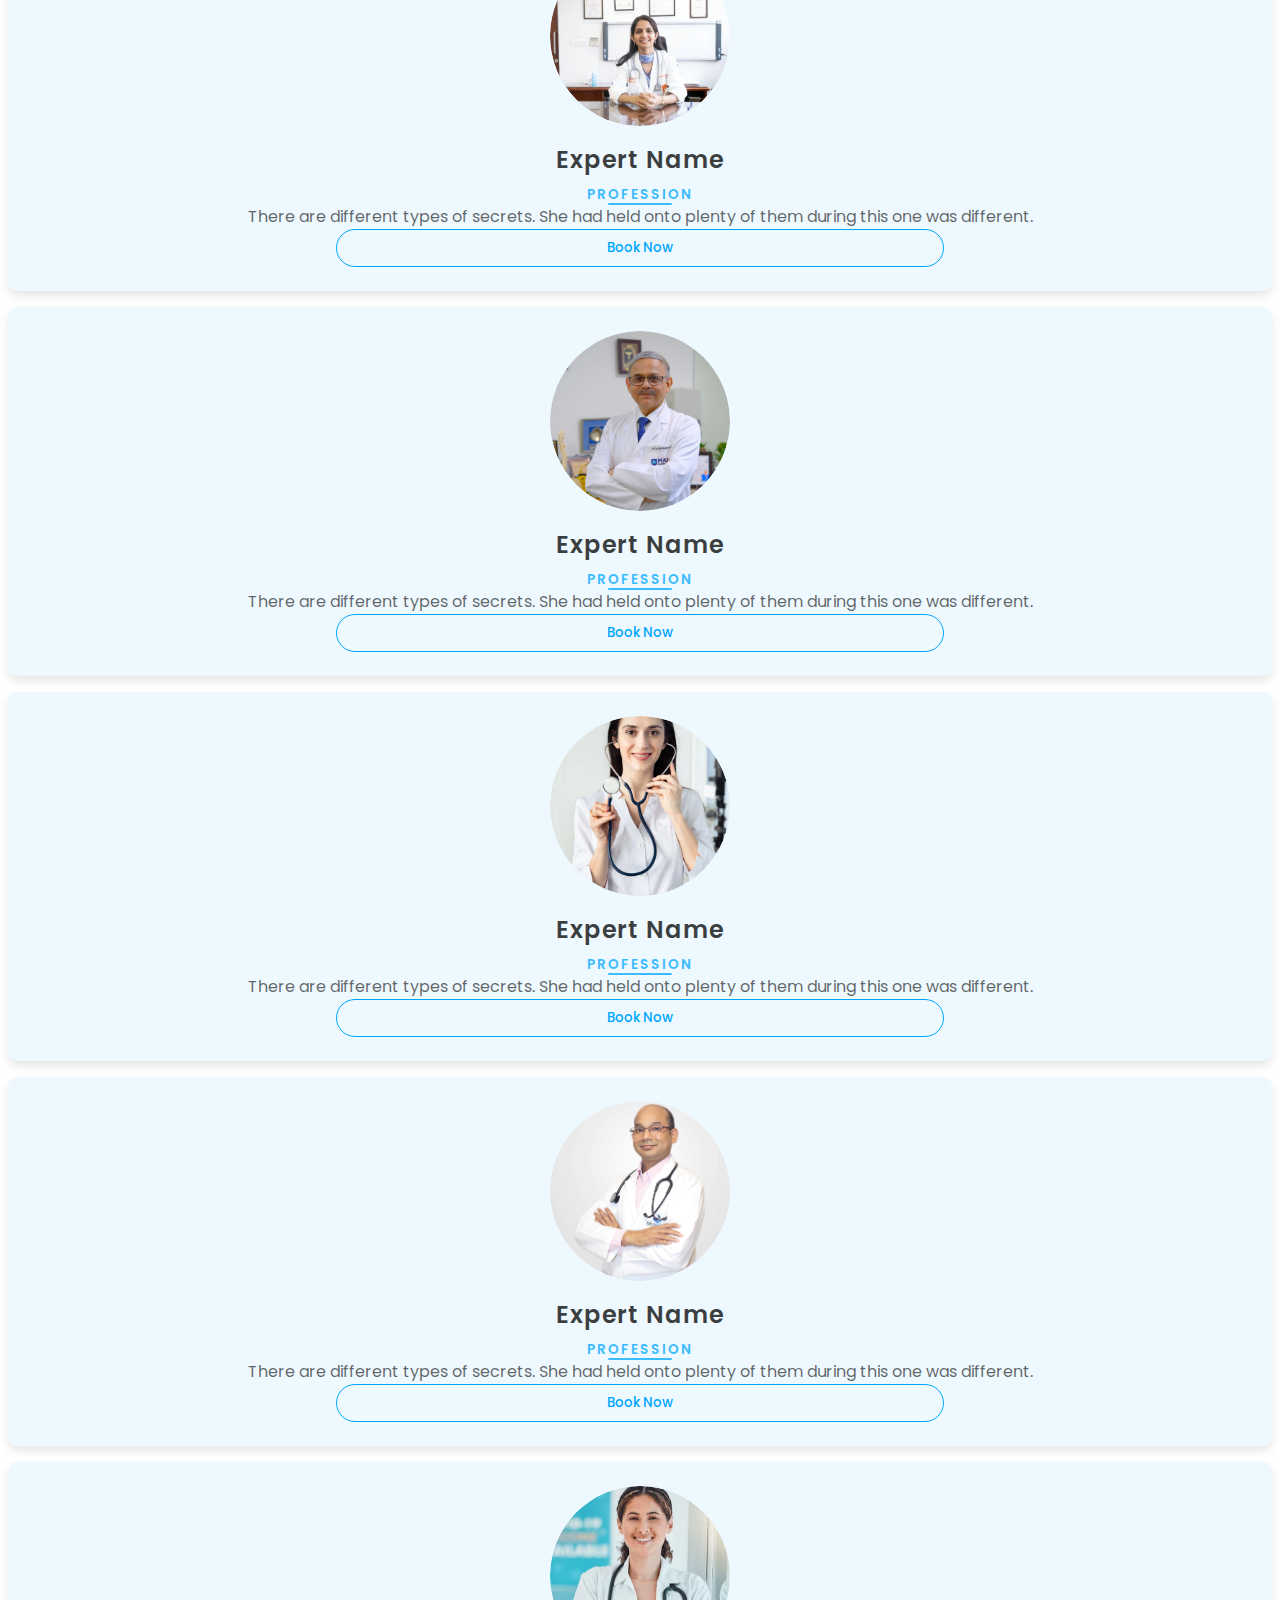
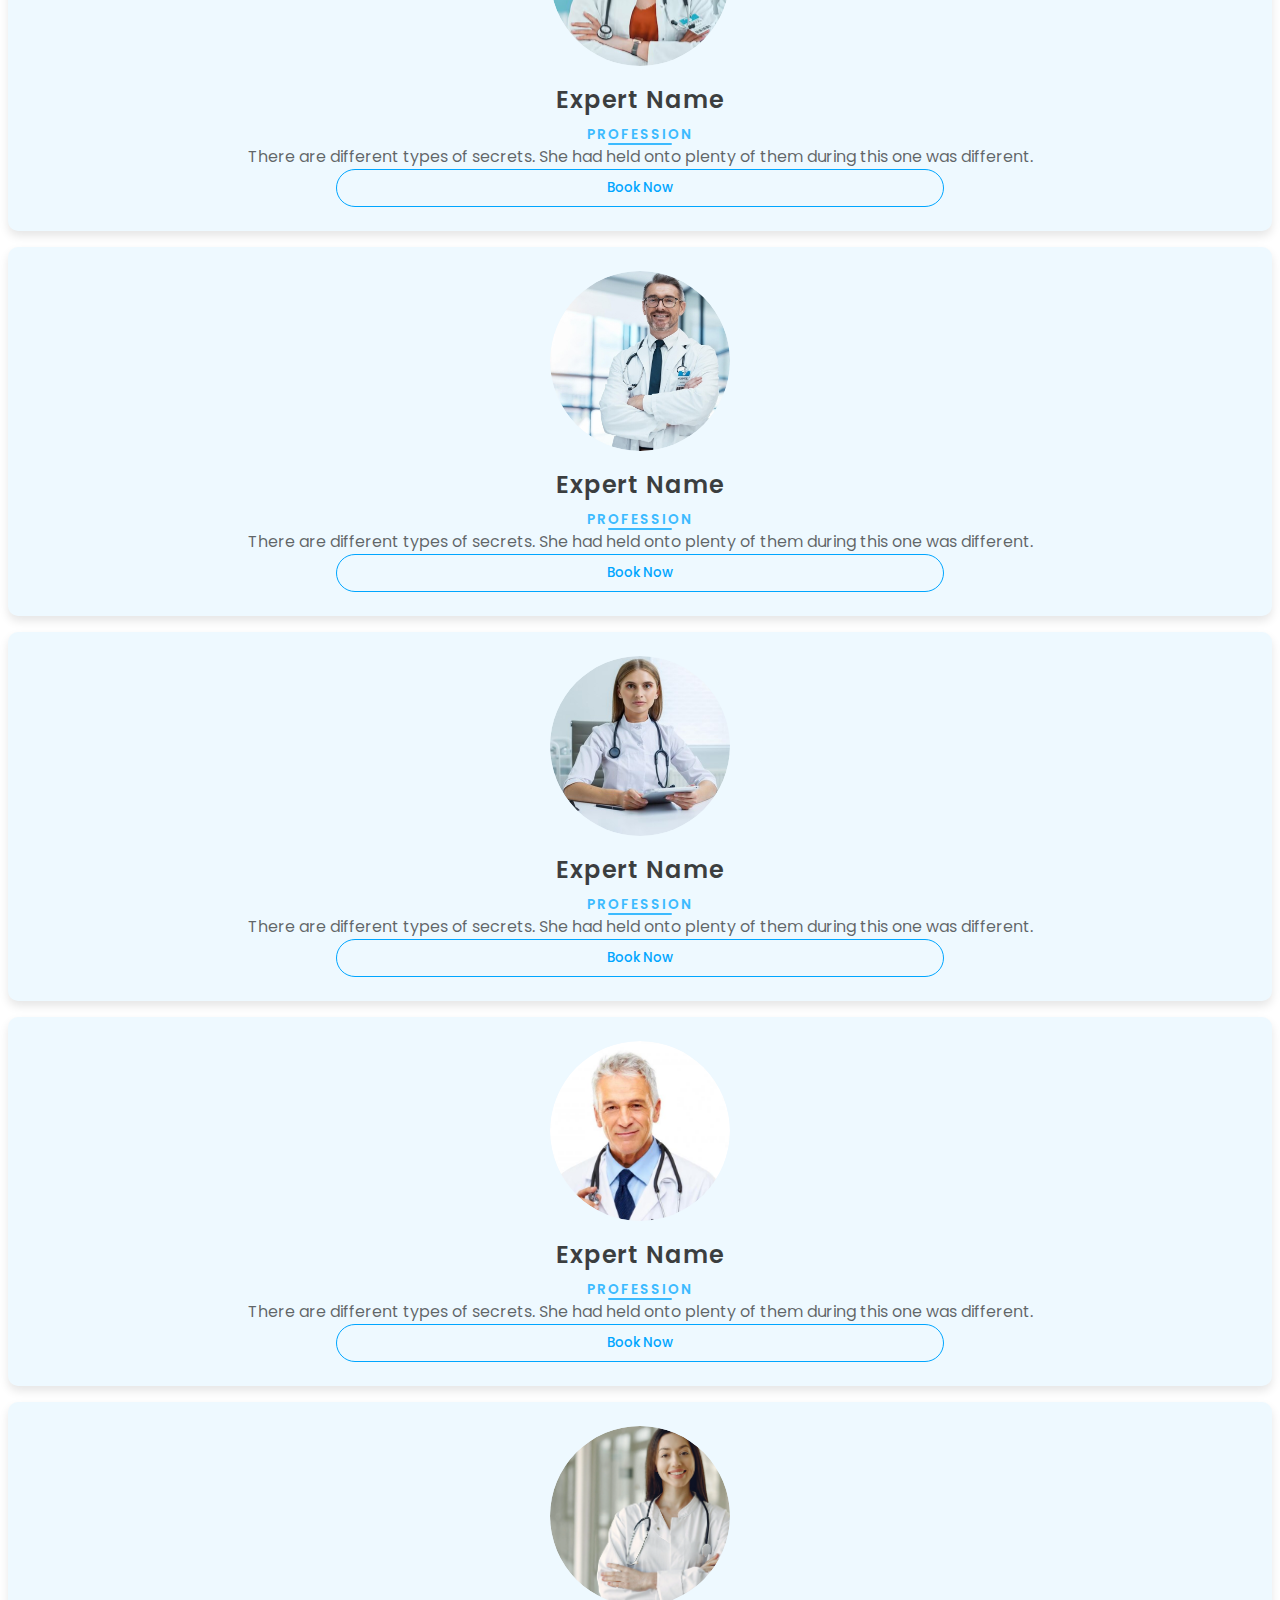
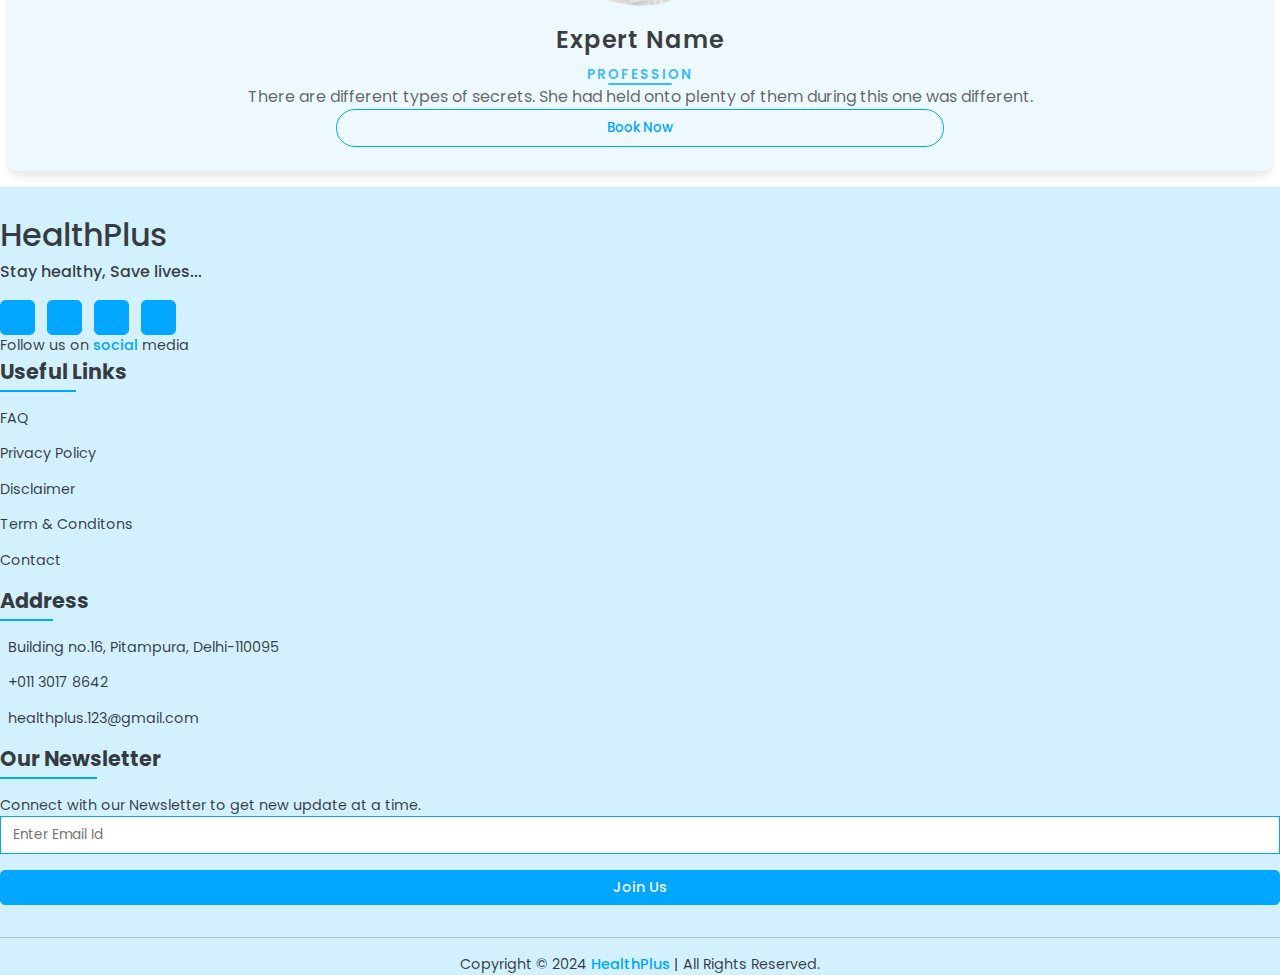
<file: doctor.html>
<!DOCTYPE html>
<html lang="en">

<head>
    <meta charset="UTF-8">
    <meta name="viewport" content="width=device-width, initial-scale=1.0">
    <title>HealthPlus - Doctor</title>
    <!-- Font Awesome Icon Link -->
    <link rel="stylesheet" href="https://cdnjs.cloudflare.com/ajax/libs/font-awesome/6.4.2/css/all.min.css"
        integrity="sha512-z3gLpd7yknf1YoNbCzqRKc4qyor8gaKU1qmn+CShxbuBusANI9QpRohGBreCFkKxLhei6S9CQXFEbbKuqLg0DA=="
        crossorigin="anonymous" referrerpolicy="no-referrer" />

    <!-- Custom CSS Link -->
    <link rel="stylesheet" href="style.css">

    <!-- Bootstrap CSS Link -->
    <link href="https://cdn.jsdelivr.net/npm/bootstrap@5.3.2/dist/css/bootstrap.min.css" rel="stylesheet"
        integrity="sha384-T3c6CoIi6uLrA9TneNEoa7RxnatzjcDSCmG1MXxSR1GAsXEV/Dwwykc2MPK8M2HN" crossorigin="anonymous">

</head>

<body>

    <!-- Header Code Start -->
    <div class="container-fluid" id="topbar">
        <div class="row py-2 d-flex justify-content-center align-items-center">
            <div class="col-lg-2 col-md-6 d-flex justify-content-center align-items-center">
                <label><i class="fa-solid fa-phone"></i></label><a href="tel:+011 3287 4282"> +011 3287 4282</a>
            </div>
            <div class="col-lg-6 col-md-6 d-flex align-items-center" id="email">
                <label><i class="fa-solid fa-envelope"></i></label><a href="mailto:healthplus.123@gmail.com">
                    healthplus.123@gmail.com</a>
            </div>
            <div class="col-lg-4 col-md-6 d-flex justify-content-center align-items-center" id="topbarSocial">
                <a href="" class="mx-2"><i class="fa-brands fa-facebook-f"></i></a>
                <a href="" class="mx-2"><i class="fa-brands fa-instagram"></i></a>
                <a href="" class="mx-2"><i class="fa-brands fa-twitter"></i></a>
                <a href="" class="mx-2"><i class="fa-brands fa-linkedin-in"></i></a>
            </div>
        </div>
    </div>
    <nav class="navbar navbar-expand-lg px-4" id="main_navbar">
        <div class="container-fluid">
            <a class="navbar-brand fs-3" href="index.html"><i class="fa-solid fa-house-medical me-1"></i>HealthPlus</a>

            <button class="navbar-toggler" type="button" data-bs-toggle="collapse"
                data-bs-target="#navbarSupportedContent">
                <span class="navbar-toggler-icon"></span>
            </button>

            <div class="collapse navbar-collapse" id="navbarSupportedContent">
                <ul class="navbar-nav ms-auto mb-2 mb-lg-0">
                    <li class="nav-item">
                        <a class="nav-link" href="index.html">Home</a>
                    </li>
                    <li class="nav-item">
                        <a class="nav-link" href="about.html">About</a>
                    </li>
                    <li class="nav-item">
                        <a class="nav-link" href="department.html">Department</a>
                    </li>
                    <li class="nav-item">
                        <a class="nav-link" href="doctor.html">Doctor</a>
                    </li>
                    <li class="nav-item">
                        <a class="nav-link" href="service.html">Services</a>
                    </li>
                    <li class="nav-item dropdown">
                        <a class="nav-link dropdown-toggle" href="#" role="button" data-bs-toggle="dropdown">
                            Dropdown
                        </a>
                        <ul class="dropdown-menu" id="dropdown_navbar">
                            <li><a class="dropdown-item" href="#">Dropdown Item 1</a></li>
                            <li><a class="dropdown-item" href="#">Dropdown Item 2</a></li>
                            <li><a class="dropdown-item" href="#">Dropdown Item 3</a></li>
                        </ul>
                    </li>
                    <li class="nav-item">
                        <a class="nav-link" href="contact.html">Contact Us</a>
                    </li>
                </ul>
                <button>Book Appointment</button>
            </div>
        </div>
    </nav>
    <!-- Header Code End -->

    <!-- Doctor Section Code Start -->
    <div class="container-fluid py-5" id="doctors">
        <div class="container-fluid" id="heading">
            <h1 class="text-center mb-5">Doctors</h1>
        </div>
        <div class="container-fluid">
            <div class="row">
                <div class="col-lg-3 col-md-6 col-sm-12">
                    <div class="box">
                        <div class="imgBox">
                            <img src="./assets/doc1.jpg" class="img-fluid" alt="">
                        </div>
                        <h4>Expert Name</h4>
                        <p class="profession">Profession</p>
                        <p class="info">There are different types of secrets. She had held onto plenty of them
                            during this one was different.
                        </p>
                        <button>Book Now</button>
                    </div>
                </div>
                <div class="col-lg-3 col-md-6 col-sm-12">
                    <div class="box">
                        <div class="imgBox">
                            <img src="./assets/doc2.jpg" class="img-fluid" alt="">
                        </div>
                        <h4>Expert Name</h4>
                        <p class="profession">Profession</p>
                        <p class="info">There are different types of secrets. She had held onto plenty of them
                            during this one was different.
                        </p>
                        <button>Book Now</button>
                    </div>
                </div>
                <div class="col-lg-3 col-md-6 col-sm-12">
                    <div class="box">
                        <div class="imgBox">
                            <img src="./assets/doc3.jpg" class="img-fluid" alt="">
                        </div>
                        <h4>Expert Name</h4>
                        <p class="profession">Profession</p>
                        <p class="info">There are different types of secrets. She had held onto plenty of them
                            during this one was different.
                        </p>
                        <button>Book Now</button>
                    </div>
                </div>
                <div class="col-lg-3 col-md-6 col-sm-12">
                    <div class="box">
                        <div class="imgBox">
                            <img src="./assets/doc4.jpg" class="img-fluid" alt="">
                        </div>
                        <h4>Expert Name</h4>
                        <p class="profession">Profession</p>
                        <p class="info">There are different types of secrets. She had held onto plenty of them
                            during this one was different.
                        </p>
                        <button>Book Now</button>
                    </div>
                </div>
                <div class="col-lg-3 col-md-6 col-sm-12">
                    <div class="box">
                        <div class="imgBox">
                            <img src="./assets/doc5.jpg" class="img-fluid" alt="">
                        </div>
                        <h4>Expert Name</h4>
                        <p class="profession">Profession</p>
                        <p class="info">There are different types of secrets. She had held onto plenty of them
                            during this one was different.
                        </p>
                        <button>Book Now</button>
                    </div>
                </div>
                <div class="col-lg-3 col-md-6 col-sm-12">
                    <div class="box">
                        <div class="imgBox">
                            <img src="./assets/doc6.jpg" class="img-fluid" alt="">
                        </div>
                        <h4>Expert Name</h4>
                        <p class="profession">Profession</p>
                        <p class="info">There are different types of secrets. She had held onto plenty of them
                            during this one was different.
                        </p>
                        <button>Book Now</button>
                    </div>
                </div>
                <div class="col-lg-3 col-md-6 col-sm-12">
                    <div class="box">
                        <div class="imgBox">
                            <img src="./assets/doc7.jpg" class="img-fluid" alt="">
                        </div>
                        <h4>Expert Name</h4>
                        <p class="profession">Profession</p>
                        <p class="info">There are different types of secrets. She had held onto plenty of them
                            during this one was different.
                        </p>
                        <button>Book Now</button>
                    </div>
                </div>
                <div class="col-lg-3 col-md-6 col-sm-12">
                    <div class="box">
                        <div class="imgBox">
                            <img src="./assets/doc8.jpg" class="img-fluid" alt="">
                        </div>
                        <h4>Expert Name</h4>
                        <p class="profession">Profession</p>
                        <p class="info">There are different types of secrets. She had held onto plenty of them
                            during this one was different.
                        </p>
                        <button>Book Now</button>
                    </div>
                </div>
                <div class="col-lg-3 col-md-6 col-sm-12">
                    <div class="box">
                        <div class="imgBox">
                            <img src="./assets/doc9.jpg" class="img-fluid" alt="">
                        </div>
                        <h4>Expert Name</h4>
                        <p class="profession">Profession</p>
                        <p class="info">There are different types of secrets. She had held onto plenty of them
                            during this one was different.
                        </p>
                        <button>Book Now</button>
                    </div>
                </div>
                <div class="col-lg-3 col-md-6 col-sm-12">
                    <div class="box">
                        <div class="imgBox">
                            <img src="./assets/doc10.jpg" class="img-fluid" alt="">
                        </div>
                        <h4>Expert Name</h4>
                        <p class="profession">Profession</p>
                        <p class="info">There are different types of secrets. She had held onto plenty of them
                            during this one was different.
                        </p>
                        <button>Book Now</button>
                    </div>
                </div>
                <div class="col-lg-3 col-md-6 col-sm-12">
                    <div class="box">
                        <div class="imgBox">
                            <img src="./assets/doc11.jpg" class="img-fluid" alt="">
                        </div>
                        <h4>Expert Name</h4>
                        <p class="profession">Profession</p>
                        <p class="info">There are different types of secrets. She had held onto plenty of them
                            during this one was different.
                        </p>
                        <button>Book Now</button>
                    </div>
                </div>
                <div class="col-lg-3 col-md-6 col-sm-12">
                    <div class="box">
                        <div class="imgBox">
                            <img src="./assets/doc12.jpg" class="img-fluid" alt="">
                        </div>
                        <h4>Expert Name</h4>
                        <p class="profession">Profession</p>
                        <p class="info">There are different types of secrets. She had held onto plenty of them
                            during this one was different.
                        </p>
                        <button>Book Now</button>
                    </div>
                </div>
            </div>
        </div>
    </div>
    <!-- Doctor Section Code End -->

    <!-- Footer Code Start -->
    <footer class="container-fluid" id="footer">
        <div class="container px-4">
            <div class="row">
                <div class="col-lg-3 col-md-6">
                    <a class="navbar-brand fs-3" href="index.html" id="logo"><i
                            class="fa-solid fa-house-medical me-1"></i>HealthPlus</a>
                    <div id="text">
                        Stay healthy, Save lives...
                    </div>
                    <div class="social-icons">
                        <a href="#"><i class="fa-brands fa-facebook-f"></i></a>
                        <a href="#"><i class="fa-brands fa-instagram"></i></a>
                        <a href="#"><i class="fa-brands fa-linkedin-in"></i></a>
                        <a href="#"><i class="fa-brands fa-twitter"></i></a>
                    </div>
                    <div id="text" class="py-3" style="font-weight: normal; font-size: 0.9rem;">
                        Follow us on <span style="color: var(--blue1); font-weight: 500;">social</span> media
                    </div>
                </div>
                <div class="col-lg-2 col-md-6 footer-links">
                    <h4>Useful Links</h4>
                    <ul id="quicklinks">
                        <li><a href="#">FAQ</a></li>
                        <li><a href="#">Privacy Policy</a></li>
                        <li><a href="#">Disclaimer</a></li>
                        <li><a href="#">Term & Conditons</a></li>
                        <li><a href="#">Contact</a></li>
                    </ul>
                </div>
                <div class="col-lg-4 col-md-6 footer-links">
                    <h4>Address</h4>
                    <ul id="info">
                        <li><i class="fa-solid fa-location-dot"></i>
                            <div>Building no.16, Pitampura, Delhi-110095</div>
                        </li>

                        <li><i class="fa-solid fa-phone"></i>
                            <div>+011 3017 8642</div>
                        </li>
                        <li><i class="fa-solid fa-envelope"></i>
                            <div>healthplus.123@gmail.com</div>
                        </li>
                    </ul>
                </div>
                <div class="col-lg-3 col-md-6">
                    <h4>Our Newsletter</h4>
                    <p>
                        Connect with our Newsletter to get new update at a time.
                    </p>
                    <div class="subscribe-box">
                        <form>
                            <input type="email" placeholder="Enter Email Id" name="email" class="form-control" required>
                            <button>Join Us</button>
                        </form>
                    </div>
                </div>
            </div>
        </div>
        <div class="container-fluid" id="bottomBar">
            <p>
                Copyright © 2024 <a href="#" target="_blank">HealthPlus</a> | All Rights Reserved.
            </p>
        </div>
    </footer>
    <!-- Footer Code End -->

    <!-- bootstrap javascript link -->
    <script src="https://cdn.jsdelivr.net/npm/bootstrap@5.3.2/dist/js/bootstrap.bundle.min.js"
        integrity="sha384-C6RzsynM9kWDrMNeT87bh95OGNyZPhcTNXj1NW7RuBCsyN/o0jlpcV8Qyq46cDfL"
        crossorigin="anonymous"></script>

</body>

</html>
</file>
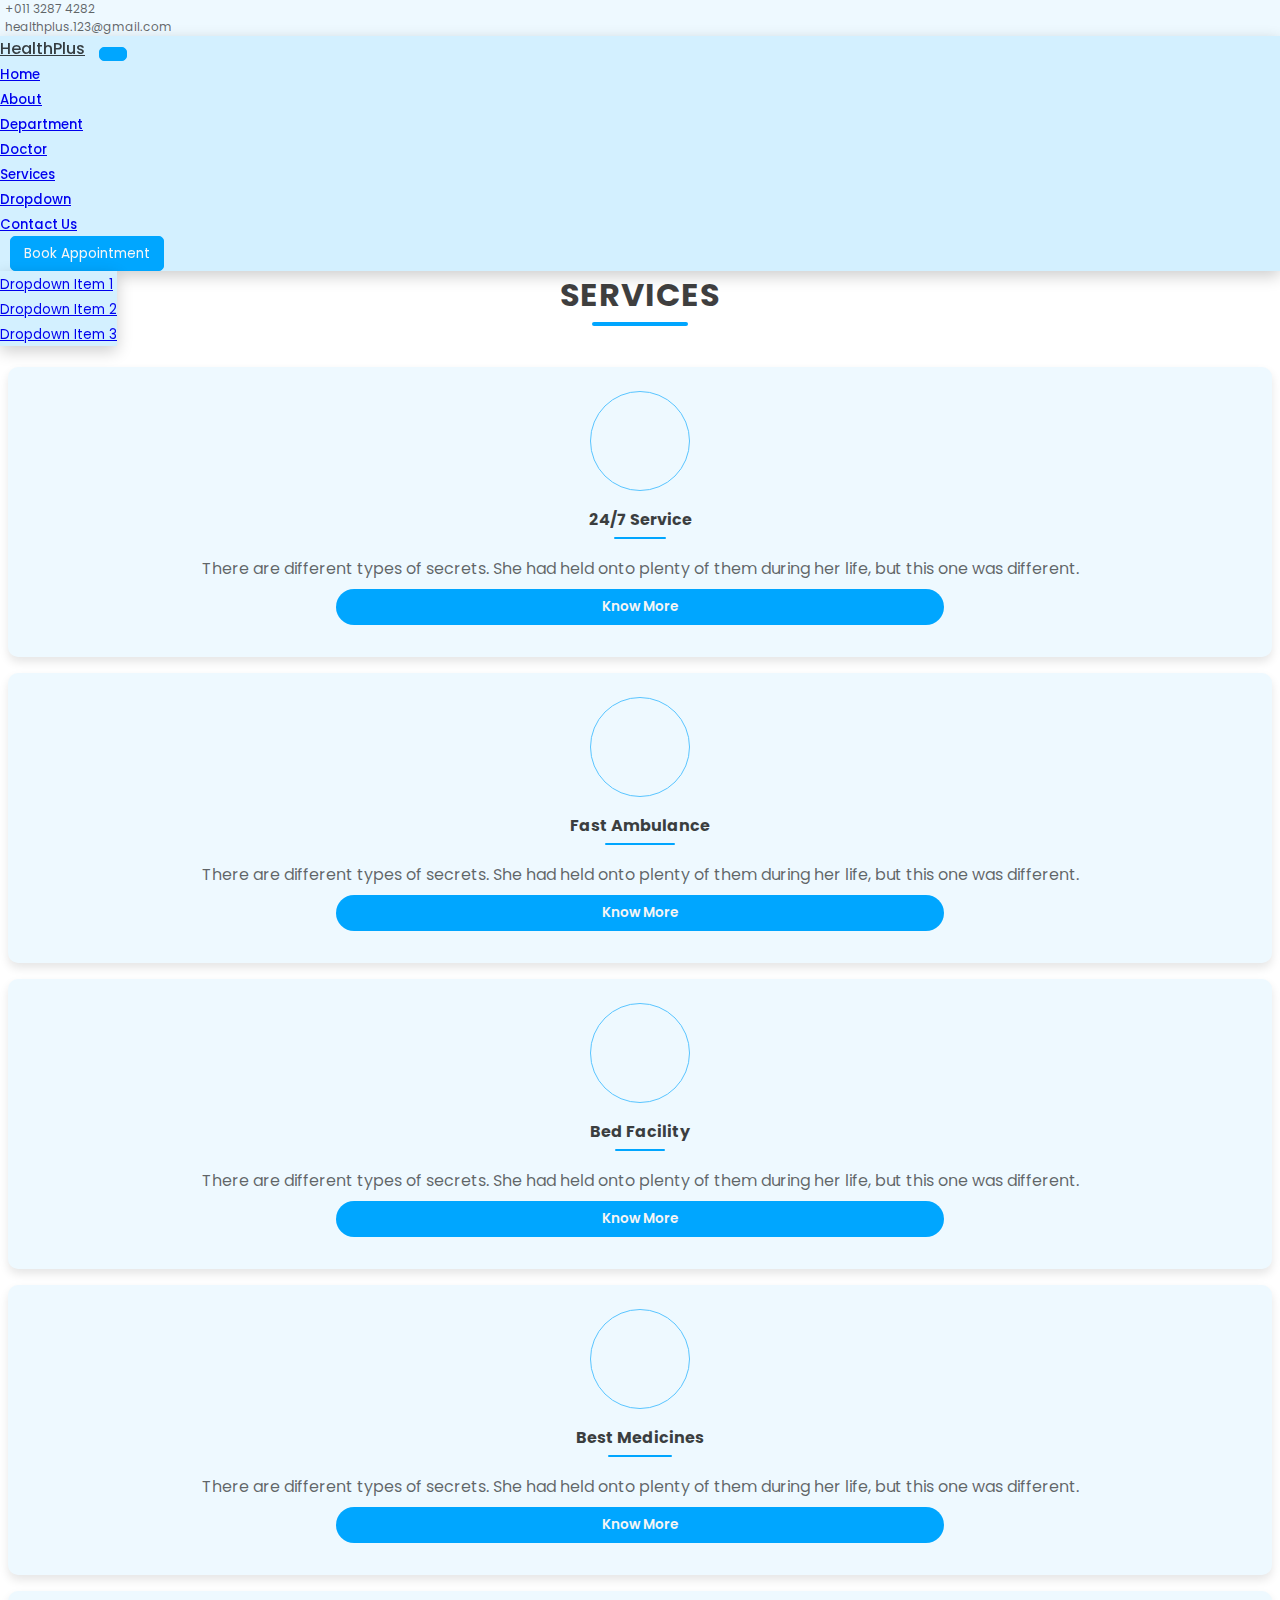
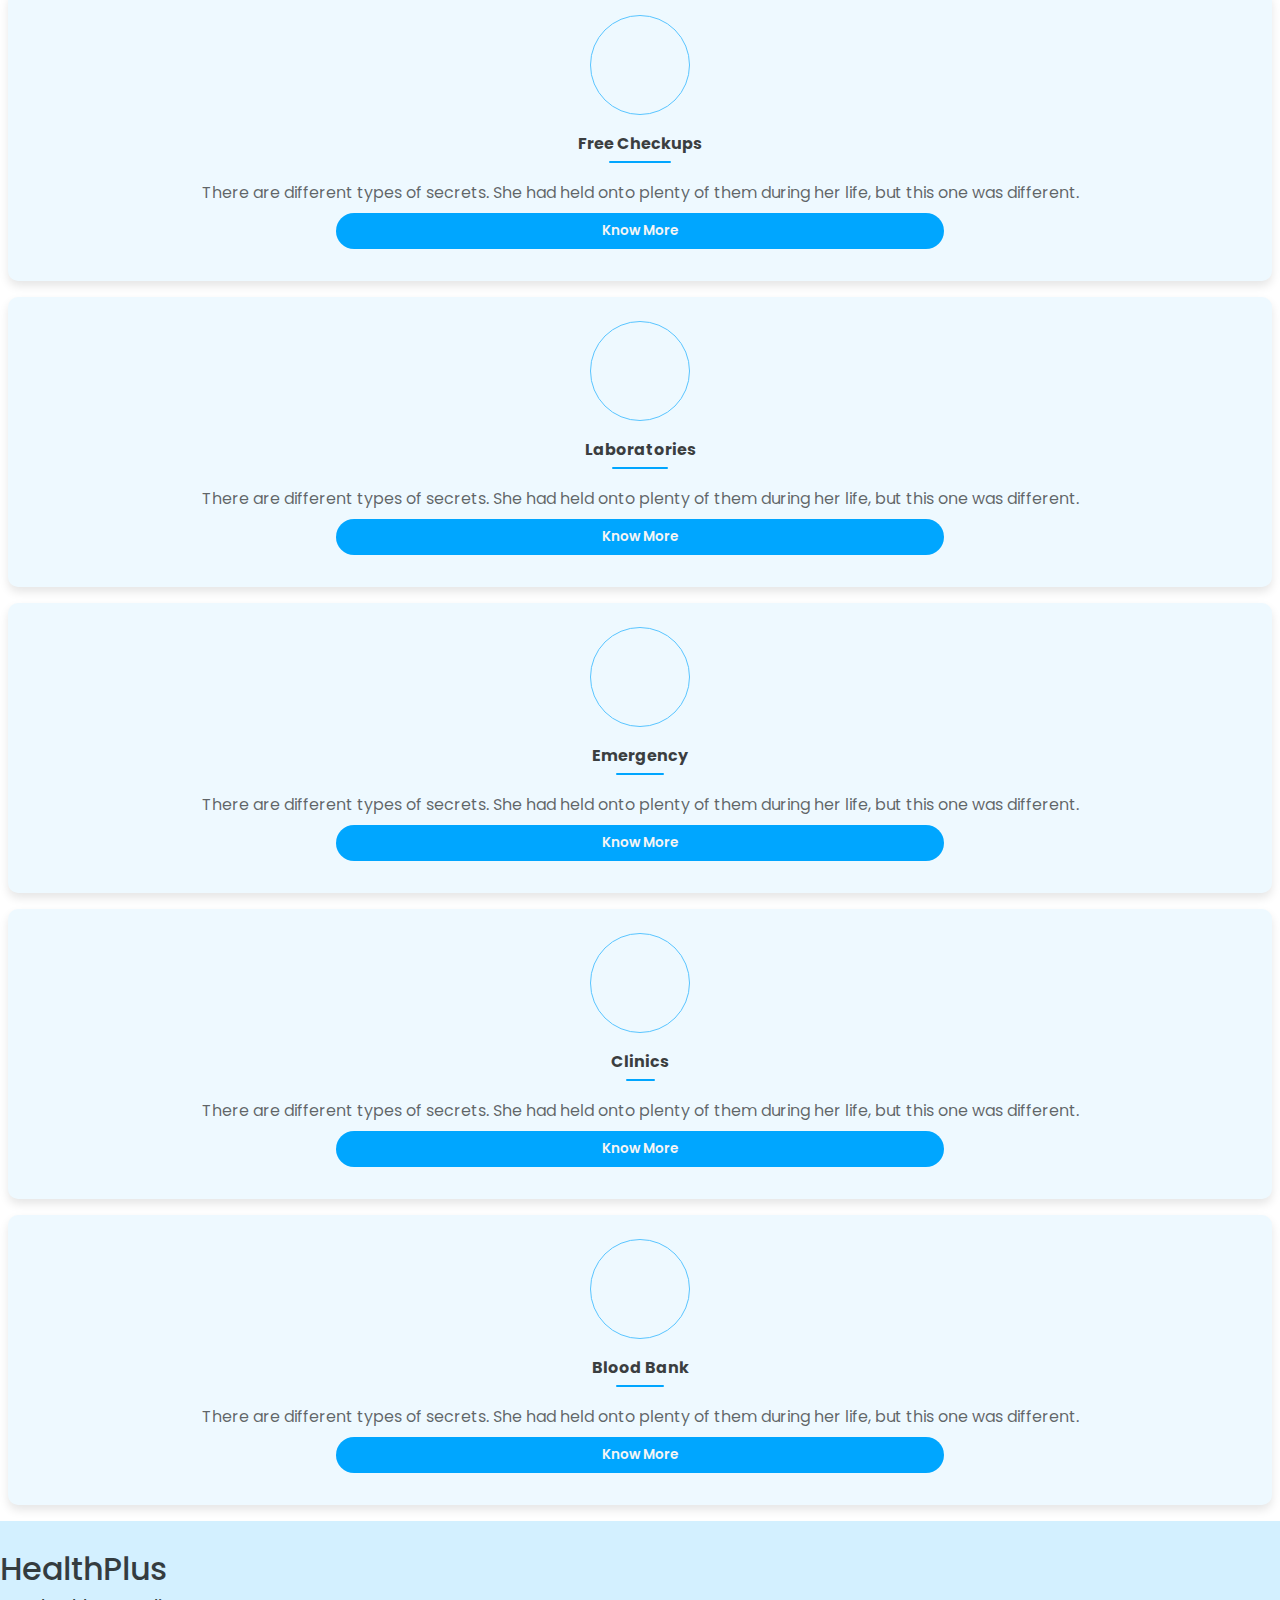
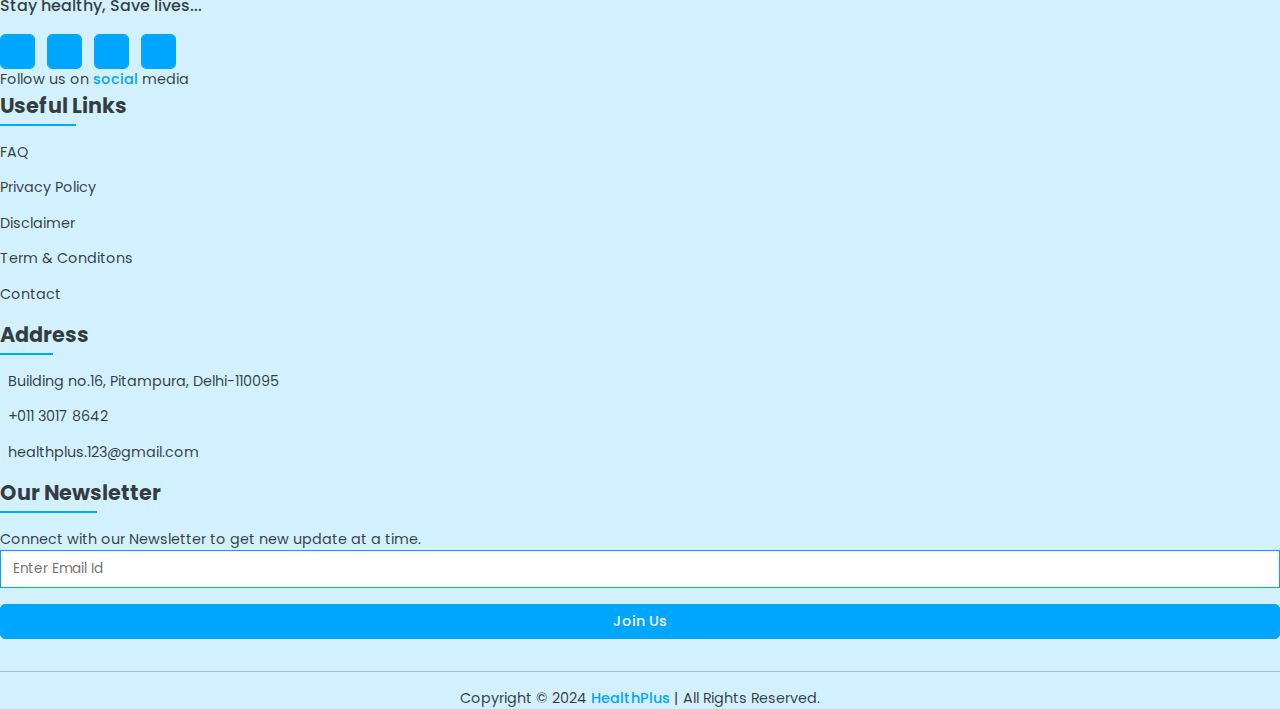
<file: service.html>
<!DOCTYPE html>
<html lang="en">

<head>
    <meta charset="UTF-8">
    <meta name="viewport" content="width=device-width, initial-scale=1.0">
    <title>HealthPlus - Service
    </title>
    <!-- Font Awesome Icon Link -->
    <link rel="stylesheet" href="https://cdnjs.cloudflare.com/ajax/libs/font-awesome/6.4.2/css/all.min.css"
        integrity="sha512-z3gLpd7yknf1YoNbCzqRKc4qyor8gaKU1qmn+CShxbuBusANI9QpRohGBreCFkKxLhei6S9CQXFEbbKuqLg0DA=="
        crossorigin="anonymous" referrerpolicy="no-referrer" />

    <!-- Custom CSS Link -->
    <link rel="stylesheet" href="style.css">

    <!-- Bootstrap CSS Link -->
    <link href="https://cdn.jsdelivr.net/npm/bootstrap@5.3.2/dist/css/bootstrap.min.css" rel="stylesheet"
        integrity="sha384-T3c6CoIi6uLrA9TneNEoa7RxnatzjcDSCmG1MXxSR1GAsXEV/Dwwykc2MPK8M2HN" crossorigin="anonymous">

</head>

<body>

    <!-- Header Code Start -->
    <div class="container-fluid" id="topbar">
        <div class="row py-2 d-flex justify-content-center align-items-center">
            <div class="col-lg-2 col-md-6 d-flex justify-content-center align-items-center">
                <label><i class="fa-solid fa-phone"></i></label><a href="tel:+011 3287 4282"> +011 3287 4282</a>
            </div>
            <div class="col-lg-6 col-md-6 d-flex align-items-center" id="email">
                <label><i class="fa-solid fa-envelope"></i></label><a href="mailto:healthplus.123@gmail.com">
                    healthplus.123@gmail.com</a>
            </div>
            <div class="col-lg-4 col-md-6 d-flex justify-content-center align-items-center" id="topbarSocial">
                <a href="" class="mx-2"><i class="fa-brands fa-facebook-f"></i></a>
                <a href="" class="mx-2"><i class="fa-brands fa-instagram"></i></a>
                <a href="" class="mx-2"><i class="fa-brands fa-twitter"></i></a>
                <a href="" class="mx-2"><i class="fa-brands fa-linkedin-in"></i></a>
            </div>
        </div>
    </div>
    <nav class="navbar navbar-expand-lg px-4" id="main_navbar">
        <div class="container-fluid">
            <a class="navbar-brand fs-3" href="index.html"><i class="fa-solid fa-house-medical me-1"></i>HealthPlus</a>

            <button class="navbar-toggler" type="button" data-bs-toggle="collapse"
                data-bs-target="#navbarSupportedContent">
                <span class="navbar-toggler-icon"></span>
            </button>

            <div class="collapse navbar-collapse" id="navbarSupportedContent">
                <ul class="navbar-nav ms-auto mb-2 mb-lg-0">
                    <li class="nav-item">
                        <a class="nav-link" href="index.html">Home</a>
                    </li>
                    <li class="nav-item">
                        <a class="nav-link" href="about.html">About</a>
                    </li>
                    <li class="nav-item">
                        <a class="nav-link" href="department.html">Department</a>
                    </li>
                    <li class="nav-item">
                        <a class="nav-link" href="doctor.html">Doctor</a>
                    </li>
                    <li class="nav-item">
                        <a class="nav-link" href="service.html">Services</a>
                    </li>
                    <li class="nav-item dropdown">
                        <a class="nav-link dropdown-toggle" href="#" role="button" data-bs-toggle="dropdown">
                            Dropdown
                        </a>
                        <ul class="dropdown-menu" id="dropdown_navbar">
                            <li><a class="dropdown-item" href="#">Dropdown Item 1</a></li>
                            <li><a class="dropdown-item" href="#">Dropdown Item 2</a></li>
                            <li><a class="dropdown-item" href="#">Dropdown Item 3</a></li>
                        </ul>
                    </li>
                    <li class="nav-item">
                        <a class="nav-link" href="contact.html">Contact Us</a>
                    </li>
                </ul>
                <button>Book Appointment</button>
            </div>
        </div>
    </nav>
    <!-- Header Code End -->

    <!-- Service Section Code Start -->
    <div class="container py-5" id="service">
        <div class="container" id="heading">
            <h1 class="text-center mb-5">Services</h1>
        </div>
        <div class="container-fluid">
            <div class="row">
                <div class="col-lg-4 col-md-6">
                    <div class="box">
                        <div class="icon"><i class="fa-solid fa-clock"></i></div>
                        <h4>24/7 Service</h4>
                        <p>There are different types of secrets. She had held onto plenty of them
                            during her life, but this one was different.
                        </p>
                        <button>Know More</button>
                    </div>
                </div>
                <div class="col-lg-4 col-md-6">
                    <div class="box">
                        <div class="icon"><i class="fa-solid fa-truck-medical"></i></div>
                        <h4>Fast Ambulance</h4>
                        <p>There are different types of secrets. She had held onto plenty of them
                            during her life, but this one was different.
                        </p>
                        <button>Know More</button>
                    </div>
                </div>
                <div class="col-lg-4 col-md-6">
                    <div class="box">
                        <div class="icon"><i class="fa-solid fa-bed-pulse"></i></div>
                        <h4>Bed Facility</h4>
                        <p>There are different types of secrets. She had held onto plenty of them
                            during her life, but this one was different.
                        </p>
                        <button>Know More</button>
                    </div>
                </div>
                <div class="col-lg-4 col-md-6">
                    <div class="box">
                        <div class="icon"><i class="fa-solid fa-pills"></i></div>
                        <h4>Best Medicines</h4>
                        <p>There are different types of secrets. She had held onto plenty of them
                            during her life, but this one was different.
                        </p>
                        <button>Know More</button>
                    </div>
                </div>
                <div class="col-lg-4 col-md-6">
                    <div class="box">
                        <div class="icon"><i class="fa-solid fa-stethoscope"></i></div>
                        <h4>Free Checkups</h4>
                        <p>There are different types of secrets. She had held onto plenty of them
                            during her life, but this one was different.
                        </p>
                        <button>Know More</button>
                    </div>
                </div>
                <div class="col-lg-4 col-md-6">
                    <div class="box">
                        <div class="icon"><i class="fa-solid fa-flask-vial"></i></div>
                        <h4>Laboratories</h4>
                        <p>There are different types of secrets. She had held onto plenty of them
                            during her life, but this one was different.
                        </p>
                        <button>Know More</button>
                    </div>
                </div>
                <div class="col-lg-4 col-md-6">
                    <div class="box">
                        <div class="icon"><i class="fa-solid fa-truck-fast"></i></div>
                        <h4>Emergency</h4>
                        <p>There are different types of secrets. She had held onto plenty of them
                            during her life, but this one was different.
                        </p>
                        <button>Know More</button>
                    </div>
                </div>
                <div class="col-lg-4 col-md-6">
                    <div class="box">
                        <div class="icon"><i class="fa-solid fa-star-of-life"></i></div>
                        <h4>Clinics</h4>
                        <p>There are different types of secrets. She had held onto plenty of them
                            during her life, but this one was different.
                        </p>
                        <button>Know More</button>
                    </div>
                </div>
                <div class="col-lg-4 col-md-6">
                    <div class="box">
                        <div class="icon"><i class="fa-solid fa-hand-holding-droplet"></i></div>
                        <h4>Blood Bank</h4>
                        <p>There are different types of secrets. She had held onto plenty of them
                            during her life, but this one was different.
                        </p>
                        <button>Know More</button>
                    </div>
                </div>

            </div>
        </div>
    </div>
    <!-- Service Section Code End -->

    <!-- Footer Code Start -->
    <footer class="container-fluid" id="footer">
        <div class="container px-4">
            <div class="row">
                <div class="col-lg-3 col-md-6">
                    <a class="navbar-brand fs-3" href="index.html" id="logo"><i
                            class="fa-solid fa-house-medical me-1"></i>HealthPlus</a>
                    <div id="text">
                        Stay healthy, Save lives...
                    </div>
                    <div class="social-icons">
                        <a href="#"><i class="fa-brands fa-facebook-f"></i></a>
                        <a href="#"><i class="fa-brands fa-instagram"></i></a>
                        <a href="#"><i class="fa-brands fa-linkedin-in"></i></a>
                        <a href="#"><i class="fa-brands fa-twitter"></i></a>
                    </div>
                    <div id="text" class="py-3" style="font-weight: normal; font-size: 0.9rem;">
                        Follow us on <span style="color: var(--blue1); font-weight: 500;">social</span> media
                    </div>
                </div>
                <div class="col-lg-2 col-md-6 footer-links">
                    <h4>Useful Links</h4>
                    <ul id="quicklinks">
                        <li><a href="#">FAQ</a></li>
                        <li><a href="#">Privacy Policy</a></li>
                        <li><a href="#">Disclaimer</a></li>
                        <li><a href="#">Term & Conditons</a></li>
                        <li><a href="#">Contact</a></li>
                    </ul>
                </div>
                <div class="col-lg-4 col-md-6 footer-links">
                    <h4>Address</h4>
                    <ul id="info">
                        <li><i class="fa-solid fa-location-dot"></i>
                            <div>Building no.16, Pitampura, Delhi-110095</div>
                        </li>

                        <li><i class="fa-solid fa-phone"></i>
                            <div>+011 3017 8642</div>
                        </li>
                        <li><i class="fa-solid fa-envelope"></i>
                            <div>healthplus.123@gmail.com</div>
                        </li>
                    </ul>
                </div>
                <div class="col-lg-3 col-md-6">
                    <h4>Our Newsletter</h4>
                    <p>
                        Connect with our Newsletter to get new update at a time.
                    </p>
                    <div class="subscribe-box">
                        <form>
                            <input type="email" placeholder="Enter Email Id" name="email" class="form-control" required>
                            <button>Join Us</button>
                        </form>
                    </div>
                </div>
            </div>
        </div>
        <div class="container-fluid" id="bottomBar">
            <p>
                Copyright © 2024 <a href="#" target="_blank">HealthPlus</a> | All Rights Reserved.
            </p>
        </div>
    </footer>
    <!-- Footer Code End -->

    <!-- bootstrap javascript link -->
    <script src="https://cdn.jsdelivr.net/npm/bootstrap@5.3.2/dist/js/bootstrap.bundle.min.js"
        integrity="sha384-C6RzsynM9kWDrMNeT87bh95OGNyZPhcTNXj1NW7RuBCsyN/o0jlpcV8Qyq46cDfL"
        crossorigin="anonymous"></script>

</body>

</html>
</file>
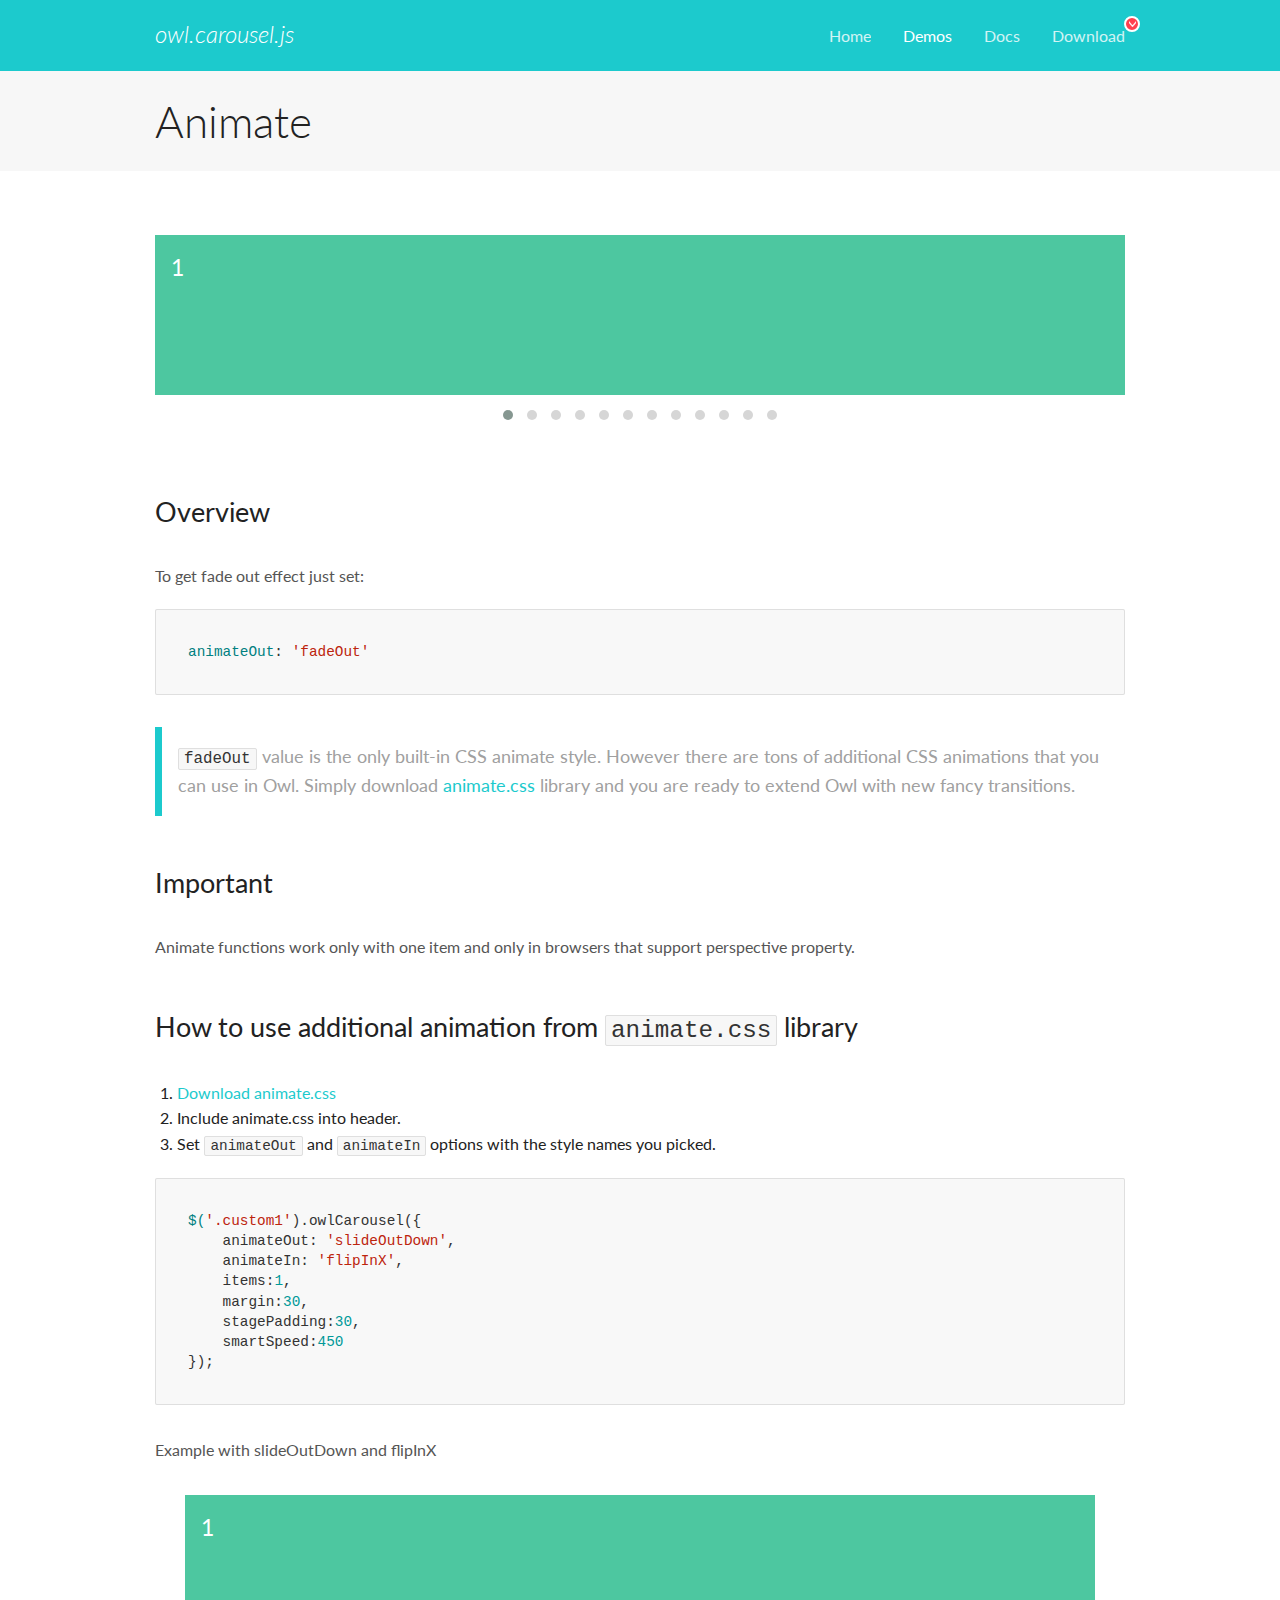
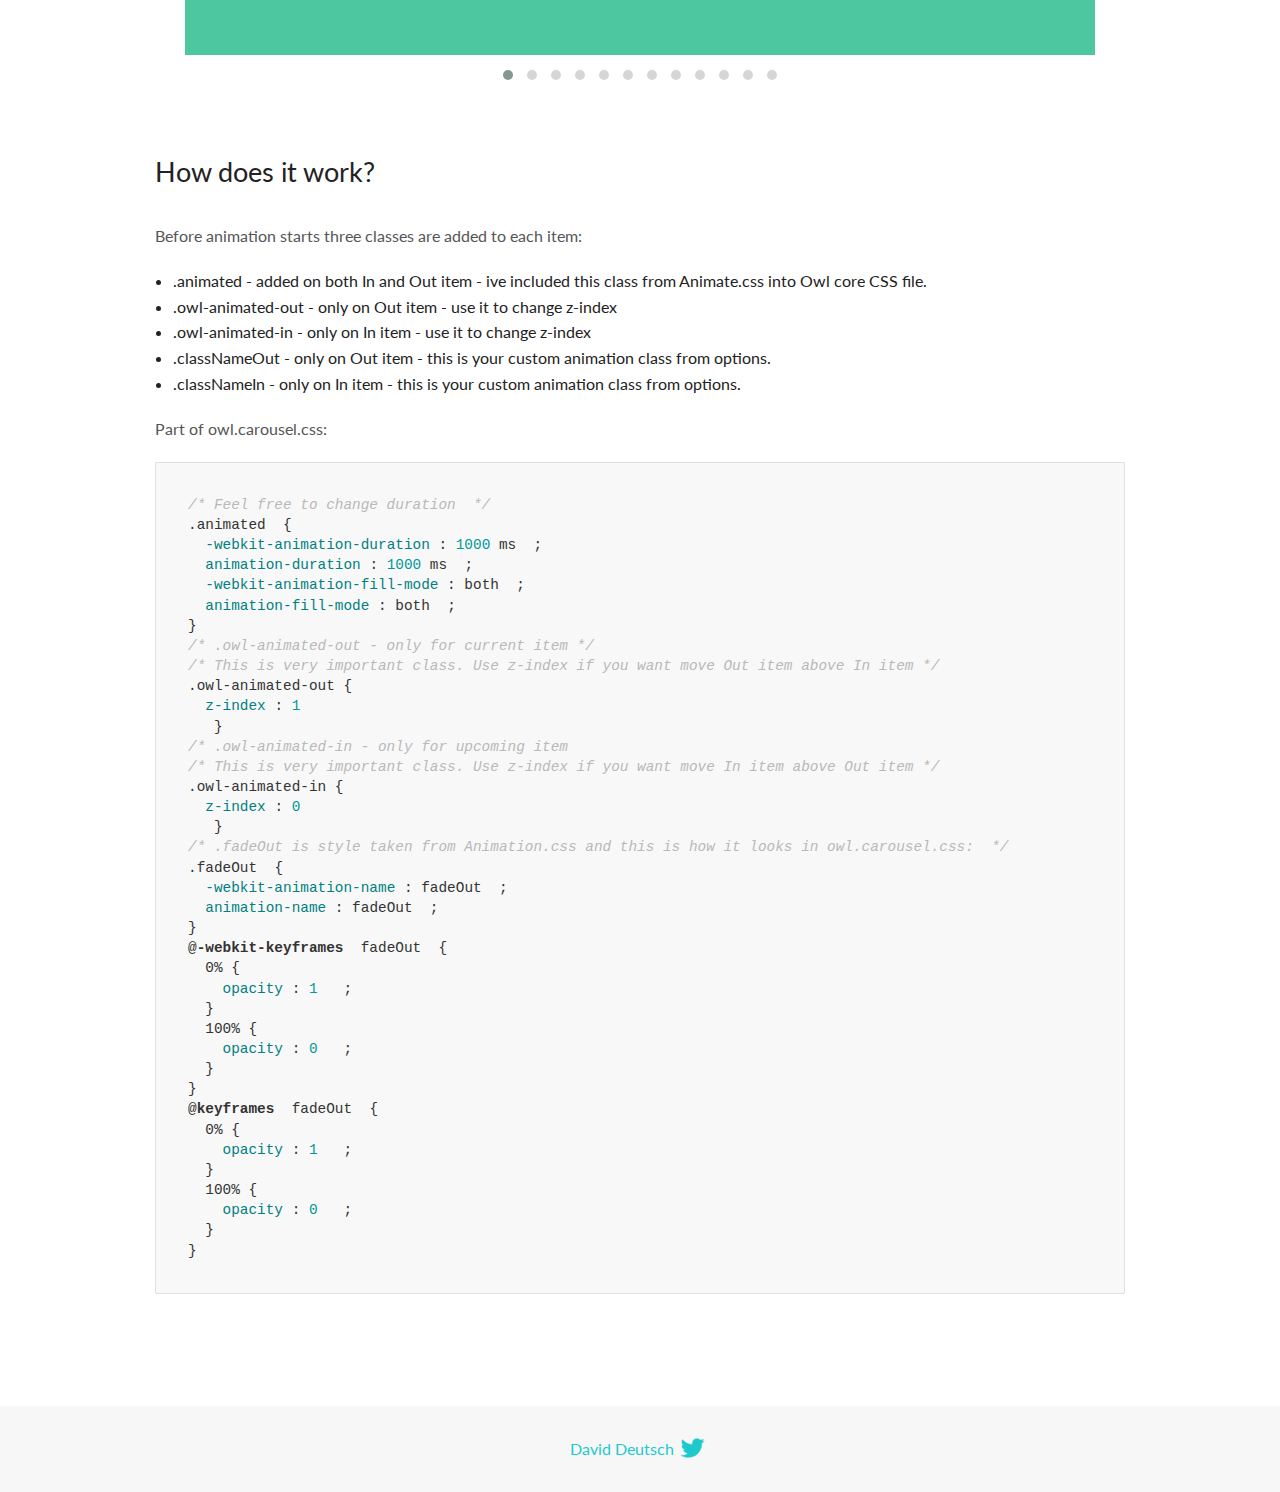
<file: OwlCarousel2-2.3.4/docs/demos/animate.html>
<!DOCTYPE html>
<html lang="en">
  <head>

    <!-- head -->
    <meta charset="utf-8">
    <meta name="msapplication-tap-highlight" content="no" />
    <meta name="viewport" content="width=device-width, initial-scale=1.0" />
    <meta name="description" content="Animate carousel">
    <meta name="author" content="David Deutsch">
    <title>
      Animate Demo | Owl Carousel | 2.3.4
    </title>

    <!-- Stylesheets -->
    <link href='https://fonts.googleapis.com/css?family=Lato:300,400,700,400italic,300italic' rel='stylesheet' type='text/css'>
    <link rel="stylesheet" href="../assets/css/docs.theme.min.css">

    <!-- Owl Stylesheets -->
    <link rel="stylesheet" href="../assets/owlcarousel/assets/owl.carousel.min.css">
    <link rel="stylesheet" href="../assets/owlcarousel/assets/owl.theme.default.min.css">

    <!-- HTML5 shim and Respond.js IE8 support of HTML5 elements and media queries -->

    <!--[if lt IE 9]>
      <script src="https://oss.maxcdn.com/libs/html5shiv/3.7.0/html5shiv.js"></script>
      <script src="https://oss.maxcdn.com/libs/respond.js/1.3.0/respond.min.js"></script>
    <![endif]-->

    <!-- Favicons -->
    <link rel="apple-touch-icon-precomposed" sizes="144x144" href="../assets/ico/apple-touch-icon-144-precomposed.png">
    <link rel="shortcut icon" href="../assets/ico/favicon.png">
    <link rel="shortcut icon" href="favicon.ico">

    <!-- Yeah i know js should not be in header. Its required for demos.-->

    <!-- javascript -->
    <script src="../assets/vendors/jquery.min.js"></script>
    <script src="../assets/owlcarousel/owl.carousel.js"></script>
  </head>
  <body>

    <!-- header -->
    <header class="header">
      <div class="row">
        <div class="large-12 columns">
          <div class="brand left">
            <h3>
              <a href="/OwlCarousel2/">owl.carousel.js</a> 
            </h3>
          </div>
          <a id="toggle-nav" class="right">
            <span></span> <span></span> <span></span> 
          </a> 
          <div class="nav-bar">
            <ul class="clearfix">
              <li> <a href="/OwlCarousel2/index.html">Home</a>  </li>
              <li class="active">
                <a href="/OwlCarousel2/demos/demos.html">Demos</a> 
              </li>
              <li> <a href="/OwlCarousel2/docs/started-welcome.html">Docs</a>  </li>
              <li>
                <a href="https://github.com/OwlCarousel2/OwlCarousel2/archive/2.3.4.zip">Download</a> 
                <span class="download"></span> 
              </li>
            </ul>
          </div>
        </div>
      </div>
    </header>

    <!-- title -->
    <section class="title">
      <div class="row">
        <div class="large-12 columns">
          <h1>Animate</h1>
        </div>
      </div>
    </section>

    <!--  Demos -->
    <section id="demos">
      <div class="row">
        <div class="large-12 columns">
          <div class="fadeOut owl-carousel owl-theme">
            <div class="item">
              <h4>1</h4>
            </div>
            <div class="item">
              <h4>2</h4>
            </div>
            <div class="item">
              <h4>3</h4>
            </div>
            <div class="item">
              <h4>4</h4>
            </div>
            <div class="item">
              <h4>5</h4>
            </div>
            <div class="item">
              <h4>6</h4>
            </div>
            <div class="item">
              <h4>7</h4>
            </div>
            <div class="item">
              <h4>8</h4>
            </div>
            <div class="item">
              <h4>9</h4>
            </div>
            <div class="item">
              <h4>10</h4>
            </div>
            <div class="item">
              <h4>11</h4>
            </div>
            <div class="item">
              <h4>12</h4>
            </div>
          </div>
          <h3 id="overview">Overview</h3>
          <p>To get fade out effect just set:</p>
          <pre><code>animateOut: &#39;fadeOut&#39;</code></pre>
          <blockquote>
            <p><code>fadeOut</code> value is the only built-in CSS animate style. However there are tons of additional CSS animations that you can use in Owl. Simply download
              <a href="https://daneden.github.io/animate.css/">animate.css</a>  library and you are ready to extend Owl with new fancy transitions.</p>
          </blockquote>
          <h3 id="important">Important</h3>
          <p>Animate functions work only with one item and only in browsers that support perspective property.</p>
          <h3 id="how-to-use-additional-animation-from-animate-css-library">How to use additional animation from <code>animate.css</code> library</h3>
          <ol>
            <li> <a href="https://daneden.github.io/animate.css/">Download animate.css</a>  </li>
            <li>Include animate.css into header.</li>
            <li>Set <code>animateOut</code> and <code>animateIn</code> options with the style names you picked.</li>
          </ol>
          <pre><code>$(&#39;.custom1&#39;).owlCarousel({
    animateOut: &#39;slideOutDown&#39;,
    animateIn: &#39;flipInX&#39;,
    items:1,
    margin:30,
    stagePadding:30,
    smartSpeed:450
});</code></pre>
          <p>Example with slideOutDown and flipInX</p>
          <div class="custom1 owl-carousel owl-theme">
            <div class="item">
              <h4>1</h4>
            </div>
            <div class="item">
              <h4>2</h4>
            </div>
            <div class="item">
              <h4>3</h4>
            </div>
            <div class="item">
              <h4>4</h4>
            </div>
            <div class="item">
              <h4>5</h4>
            </div>
            <div class="item">
              <h4>6</h4>
            </div>
            <div class="item">
              <h4>7</h4>
            </div>
            <div class="item">
              <h4>8</h4>
            </div>
            <div class="item">
              <h4>9</h4>
            </div>
            <div class="item">
              <h4>10</h4>
            </div>
            <div class="item">
              <h4>11</h4>
            </div>
            <div class="item">
              <h4>12</h4>
            </div>
          </div>
          <h3 id="how-does-it-work-">How does it work?</h3>
          <p>Before animation starts three classes are added to each item:</p>
          <ul>
            <li>.animated - added on both In and Out item - ive included this class from Animate.css into Owl core CSS file.</li>
            <li>.owl-animated-out - only on Out item - use it to change z-index</li>
            <li>.owl-animated-in - only on In item - use it to change z-index</li>
            <li>.classNameOut - only on Out item - this is your custom animation class from options.</li>
            <li>.classNameIn - only on In item - this is your custom animation class from options.</li>
          </ul>
          <p>Part of owl.carousel.css:</p>
          <pre><code class="language-css"><span class="comment">/* Feel free to change duration  */</span> 
<span class="class">.animated</span>  <span class="rules">{
  <span class="rule"><span class="attribute">-webkit-animation-duration</span> :<span class="value"> <span class="number">1000</span> ms</span> </span> ;
  <span class="rule"><span class="attribute">animation-duration</span> :<span class="value"> <span class="number">1000</span> ms</span> </span> ;
  <span class="rule"><span class="attribute">-webkit-animation-fill-mode</span> :<span class="value"> both</span> </span> ;
  <span class="rule"><span class="attribute">animation-fill-mode</span> :<span class="value"> both</span> </span> ;
<span class="rule">}</span> </span> 
<span class="comment">/* .owl-animated-out - only for current item */</span> 
<span class="comment">/* This is very important class. Use z-index if you want move Out item above In item */</span> 
<span class="class">.owl-animated-out</span> <span class="rules">{
  <span class="rule"><span class="attribute">z-index</span> :<span class="value"> <span class="number">1</span> 
</span> </span> </span> }
<span class="comment">/* .owl-animated-in - only for upcoming item
/* This is very important class. Use z-index if you want move In item above Out item */</span> 
<span class="class">.owl-animated-in</span> <span class="rules">{
  <span class="rule"><span class="attribute">z-index</span> :<span class="value"> <span class="number">0</span> 
</span> </span> </span> }
<span class="comment">/* .fadeOut is style taken from Animation.css and this is how it looks in owl.carousel.css:  */</span> 
<span class="class">.fadeOut</span>  <span class="rules">{
  <span class="rule"><span class="attribute">-webkit-animation-name</span> :<span class="value"> fadeOut</span> </span> ;
  <span class="rule"><span class="attribute">animation-name</span> :<span class="value"> fadeOut</span> </span> ;
<span class="rule">}</span> </span> 
<span class="at_rule">@<span class="keyword">-webkit-keyframes</span>  fadeOut </span> {
  0% <span class="rules">{
    <span class="rule"><span class="attribute">opacity</span> :<span class="value"> <span class="number">1</span> </span> </span> ;
  <span class="rule">}</span> </span> 
  100% <span class="rules">{
    <span class="rule"><span class="attribute">opacity</span> :<span class="value"> <span class="number">0</span> </span> </span> ;
  <span class="rule">}</span> </span> 
}
<span class="at_rule">@<span class="keyword">keyframes</span>  fadeOut </span> {
  0% <span class="rules">{
    <span class="rule"><span class="attribute">opacity</span> :<span class="value"> <span class="number">1</span> </span> </span> ;
  <span class="rule">}</span> </span> 
  100% <span class="rules">{
    <span class="rule"><span class="attribute">opacity</span> :<span class="value"> <span class="number">0</span> </span> </span> ;
  <span class="rule">}</span> </span> 
}</code></pre>
          <link rel="stylesheet" href="../assets/css/animate.css">
          <script>
            jQuery(document).ready(function($) {
              $('.fadeOut').owlCarousel({
                items: 1,
                animateOut: 'fadeOut',
                loop: true,
                margin: 10,
              });
              $('.custom1').owlCarousel({
                animateOut: 'slideOutDown',
                animateIn: 'flipInX',
                items: 1,
                margin: 30,
                stagePadding: 30,
                smartSpeed: 450
              });
            });
          </script>
        </div>
      </div>
    </section>

    <!-- footer -->
    <footer class="footer">
      <div class="row">
        <div class="large-12 columns">
          <h5>
            <a href="/OwlCarousel2/docs/support-contact.html">David Deutsch</a> 
            <a id="custom-tweet-button" href="https://twitter.com/share?url=https://github.com/OwlCarousel2/OwlCarousel2&text=Owl Carousel - This is so awesome! " target="_blank"></a> 
          </h5>
        </div>
      </div>
    </footer>

    <!-- vendors -->
    <script src="../assets/vendors/highlight.js"></script>
    <script src="../assets/js/app.js"></script>
  </body>
</html>
</file>
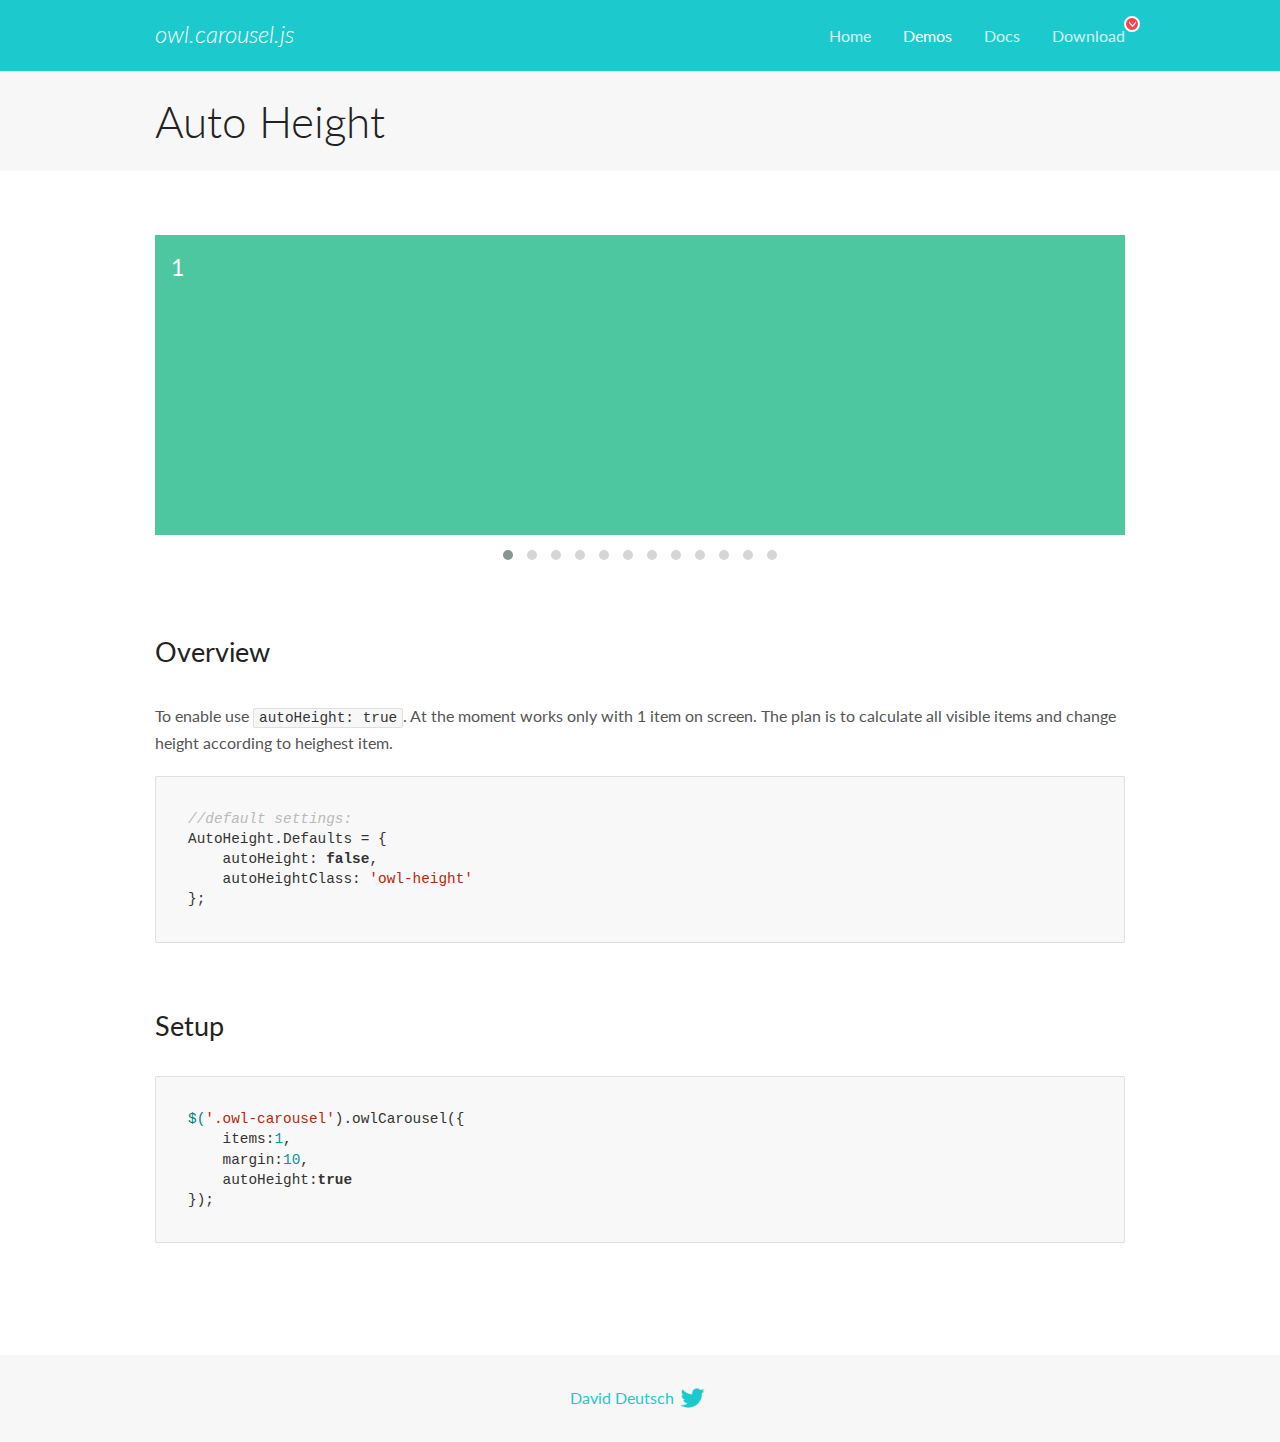
<file: OwlCarousel2-2.3.4/docs/demos/autoheight.html>
<!DOCTYPE html>
<html lang="en">
  <head>

    <!-- head -->
    <meta charset="utf-8">
    <meta name="msapplication-tap-highlight" content="no" />
    <meta name="viewport" content="width=device-width, initial-scale=1.0" />
    <meta name="description" content="autoHeight usage demo">
    <meta name="author" content="David Deutsch">
    <title>
      Auto Height Demo | Owl Carousel | 2.3.4
    </title>

    <!-- Stylesheets -->
    <link href='https://fonts.googleapis.com/css?family=Lato:300,400,700,400italic,300italic' rel='stylesheet' type='text/css'>
    <link rel="stylesheet" href="../assets/css/docs.theme.min.css">

    <!-- Owl Stylesheets -->
    <link rel="stylesheet" href="../assets/owlcarousel/assets/owl.carousel.min.css">
    <link rel="stylesheet" href="../assets/owlcarousel/assets/owl.theme.default.min.css">

    <!-- HTML5 shim and Respond.js IE8 support of HTML5 elements and media queries -->

    <!--[if lt IE 9]>
      <script src="https://oss.maxcdn.com/libs/html5shiv/3.7.0/html5shiv.js"></script>
      <script src="https://oss.maxcdn.com/libs/respond.js/1.3.0/respond.min.js"></script>
    <![endif]-->

    <!-- Favicons -->
    <link rel="apple-touch-icon-precomposed" sizes="144x144" href="../assets/ico/apple-touch-icon-144-precomposed.png">
    <link rel="shortcut icon" href="../assets/ico/favicon.png">
    <link rel="shortcut icon" href="favicon.ico">

    <!-- Yeah i know js should not be in header. Its required for demos.-->

    <!-- javascript -->
    <script src="../assets/vendors/jquery.min.js"></script>
    <script src="../assets/owlcarousel/owl.carousel.js"></script>
  </head>
  <body>

    <!-- header -->
    <header class="header">
      <div class="row">
        <div class="large-12 columns">
          <div class="brand left">
            <h3>
              <a href="/OwlCarousel2/">owl.carousel.js</a> 
            </h3>
          </div>
          <a id="toggle-nav" class="right">
            <span></span> <span></span> <span></span> 
          </a> 
          <div class="nav-bar">
            <ul class="clearfix">
              <li> <a href="/OwlCarousel2/index.html">Home</a>  </li>
              <li class="active">
                <a href="/OwlCarousel2/demos/demos.html">Demos</a> 
              </li>
              <li> <a href="/OwlCarousel2/docs/started-welcome.html">Docs</a>  </li>
              <li>
                <a href="https://github.com/OwlCarousel2/OwlCarousel2/archive/2.3.4.zip">Download</a> 
                <span class="download"></span> 
              </li>
            </ul>
          </div>
        </div>
      </div>
    </header>

    <!-- title -->
    <section class="title">
      <div class="row">
        <div class="large-12 columns">
          <h1>Auto Height</h1>
        </div>
      </div>
    </section>

    <!--  Demos -->
    <section id="demos">
      <div class="row">
        <div class="large-12 columns">
          <div class="owl-carousel owl-theme">
            <div class="item" style="height:300px">
              <h4>1</h4>
            </div>
            <div class="item" style="height:100px">
              <h4>2</h4>
            </div>
            <div class="item" style="height:500px">
              <h4>3</h4>
            </div>
            <div class="item" style="height:250px">
              <h4>4</h4>
            </div>
            <div class="item" style="height:400px">
              <h4>5</h4>
            </div>
            <div class="item" style="height:500px">
              <h4>6</h4>
            </div>
            <div class="item" style="height:600px">
              <h4>7</h4>
            </div>
            <div class="item" style="height:400px">
              <h4>8</h4>
            </div>
            <div class="item" style="height:300px">
              <h4>9</h4>
            </div>
            <div class="item" style="height:350px">
              <h4>10</h4>
            </div>
            <div class="item" style="height:200px">
              <h4>11</h4>
            </div>
            <div class="item" style="height:150px">
              <h4>12</h4>
            </div>
          </div>
          <h3 id="overview">Overview</h3>
          <p>To enable use <code>autoHeight: true</code>. At the moment works only with 1 item on screen. The plan is to calculate all visible items and change height according to heighest item.</p>
          <pre><code>//default settings:
AutoHeight.Defaults = {
    autoHeight: false,
    autoHeightClass: &#39;owl-height&#39;
};</code></pre>
          <h3 id="setup">Setup</h3>
          <pre><code>$(&#39;.owl-carousel&#39;).owlCarousel({
    items:1,
    margin:10,
    autoHeight:true
});</code></pre>
          <script>
            $(document).ready(function() {
              $('.owl-carousel').owlCarousel({
                items: 1,
                margin: 10,
                autoHeight: true
              });
            })
          </script>
        </div>
      </div>
    </section>

    <!-- footer -->
    <footer class="footer">
      <div class="row">
        <div class="large-12 columns">
          <h5>
            <a href="/OwlCarousel2/docs/support-contact.html">David Deutsch</a> 
            <a id="custom-tweet-button" href="https://twitter.com/share?url=https://github.com/OwlCarousel2/OwlCarousel2&text=Owl Carousel - This is so awesome! " target="_blank"></a> 
          </h5>
        </div>
      </div>
    </footer>

    <!-- vendors -->
    <script src="../assets/vendors/highlight.js"></script>
    <script src="../assets/js/app.js"></script>
  </body>
</html>
</file>
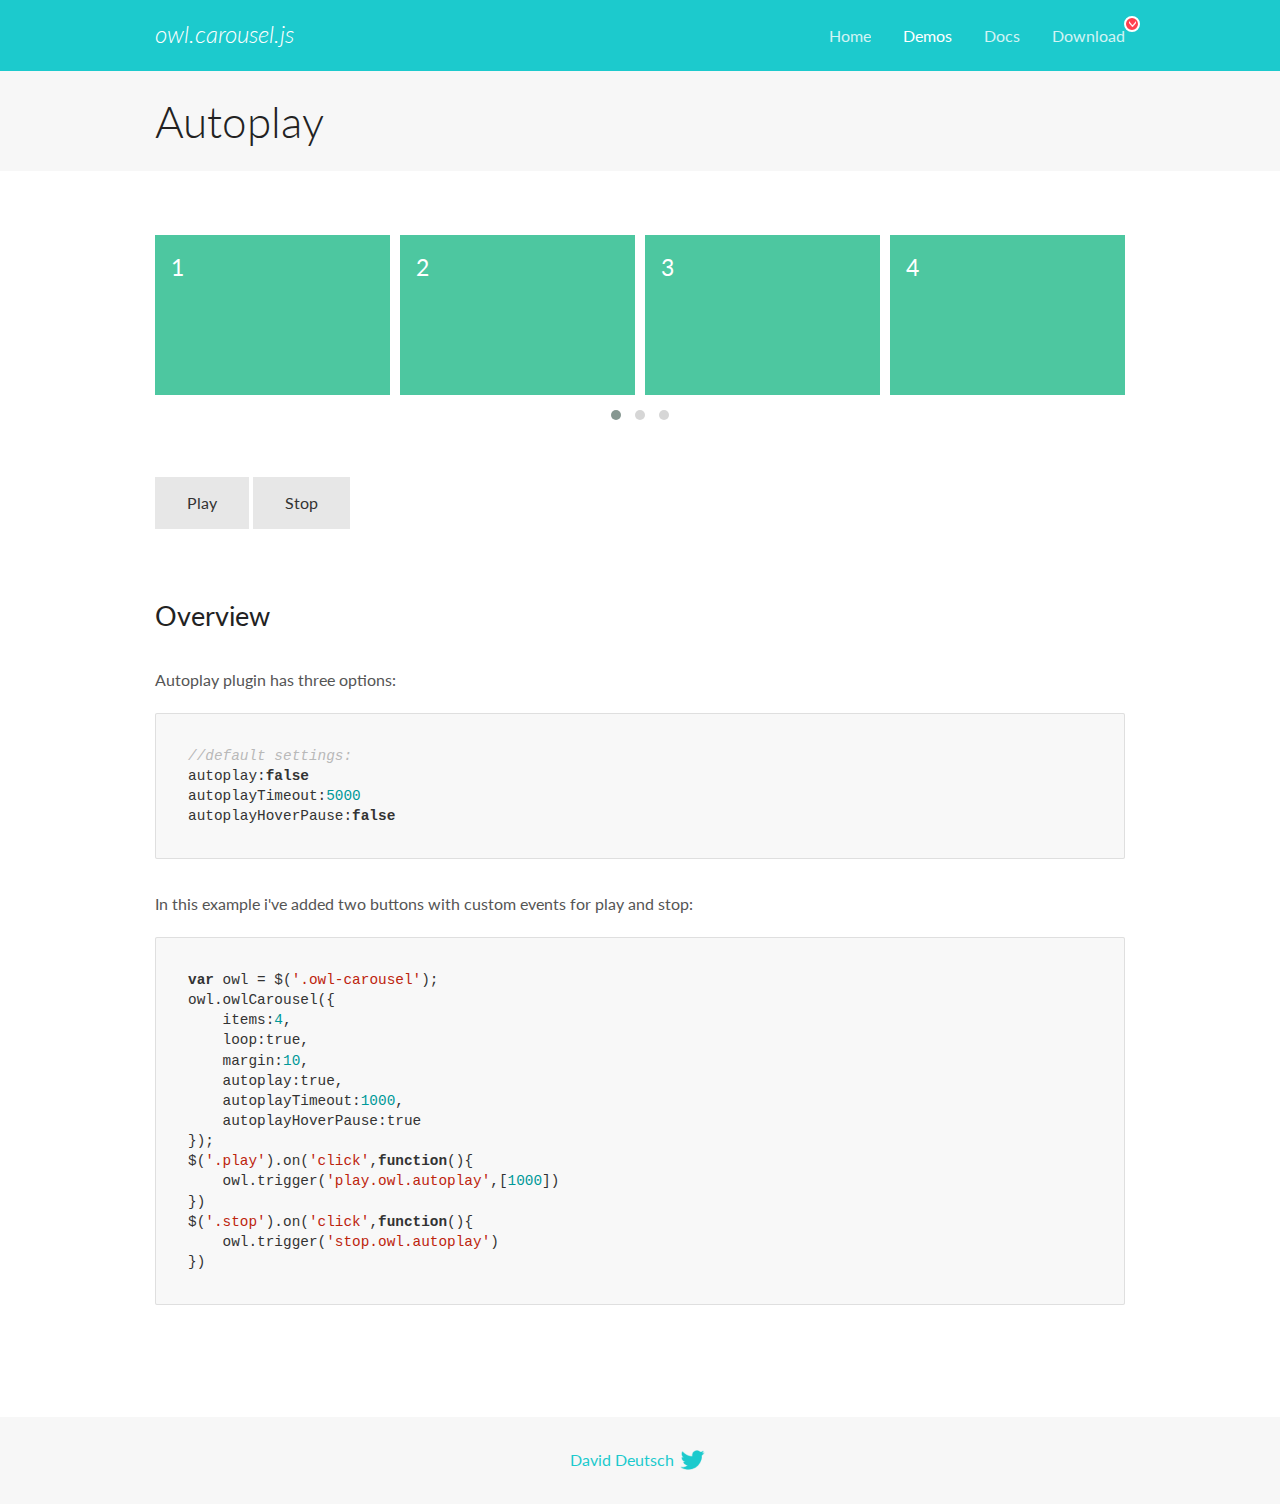
<file: OwlCarousel2-2.3.4/docs/demos/autoplay.html>
<!DOCTYPE html>
<html lang="en">
  <head>

    <!-- head -->
    <meta charset="utf-8">
    <meta name="msapplication-tap-highlight" content="no" />
    <meta name="viewport" content="width=device-width, initial-scale=1.0" />
    <meta name="description" content="Autoplay usage demo">
    <meta name="author" content="David Deutsch">
    <title>
      Autoplay Demo | Owl Carousel | 2.3.4
    </title>

    <!-- Stylesheets -->
    <link href='https://fonts.googleapis.com/css?family=Lato:300,400,700,400italic,300italic' rel='stylesheet' type='text/css'>
    <link rel="stylesheet" href="../assets/css/docs.theme.min.css">

    <!-- Owl Stylesheets -->
    <link rel="stylesheet" href="../assets/owlcarousel/assets/owl.carousel.min.css">
    <link rel="stylesheet" href="../assets/owlcarousel/assets/owl.theme.default.min.css">

    <!-- HTML5 shim and Respond.js IE8 support of HTML5 elements and media queries -->

    <!--[if lt IE 9]>
      <script src="https://oss.maxcdn.com/libs/html5shiv/3.7.0/html5shiv.js"></script>
      <script src="https://oss.maxcdn.com/libs/respond.js/1.3.0/respond.min.js"></script>
    <![endif]-->

    <!-- Favicons -->
    <link rel="apple-touch-icon-precomposed" sizes="144x144" href="../assets/ico/apple-touch-icon-144-precomposed.png">
    <link rel="shortcut icon" href="../assets/ico/favicon.png">
    <link rel="shortcut icon" href="favicon.ico">

    <!-- Yeah i know js should not be in header. Its required for demos.-->

    <!-- javascript -->
    <script src="../assets/vendors/jquery.min.js"></script>
    <script src="../assets/owlcarousel/owl.carousel.js"></script>
  </head>
  <body>

    <!-- header -->
    <header class="header">
      <div class="row">
        <div class="large-12 columns">
          <div class="brand left">
            <h3>
              <a href="/OwlCarousel2/">owl.carousel.js</a> 
            </h3>
          </div>
          <a id="toggle-nav" class="right">
            <span></span> <span></span> <span></span> 
          </a> 
          <div class="nav-bar">
            <ul class="clearfix">
              <li> <a href="/OwlCarousel2/index.html">Home</a>  </li>
              <li class="active">
                <a href="/OwlCarousel2/demos/demos.html">Demos</a> 
              </li>
              <li> <a href="/OwlCarousel2/docs/started-welcome.html">Docs</a>  </li>
              <li>
                <a href="https://github.com/OwlCarousel2/OwlCarousel2/archive/2.3.4.zip">Download</a> 
                <span class="download"></span> 
              </li>
            </ul>
          </div>
        </div>
      </div>
    </header>

    <!-- title -->
    <section class="title">
      <div class="row">
        <div class="large-12 columns">
          <h1>Autoplay</h1>
        </div>
      </div>
    </section>

    <!--  Demos -->
    <section id="demos">
      <div class="row">
        <div class="large-12 columns">
          <div class="owl-carousel owl-theme">
            <div class="item">
              <h4>1</h4>
            </div>
            <div class="item">
              <h4>2</h4>
            </div>
            <div class="item">
              <h4>3</h4>
            </div>
            <div class="item">
              <h4>4</h4>
            </div>
            <div class="item">
              <h4>5</h4>
            </div>
            <div class="item">
              <h4>6</h4>
            </div>
            <div class="item">
              <h4>7</h4>
            </div>
            <div class="item">
              <h4>8</h4>
            </div>
            <div class="item">
              <h4>9</h4>
            </div>
            <div class="item">
              <h4>10</h4>
            </div>
            <div class="item">
              <h4>11</h4>
            </div>
            <div class="item">
              <h4>12</h4>
            </div>
          </div>
          <a class="button secondary play">Play</a> 
          <a class="button secondary stop">Stop</a> 
          <h3 id="overview">Overview</h3>
          <p>Autoplay plugin has three options:</p>
          <pre><code>//default settings:
autoplay:false
autoplayTimeout:5000
autoplayHoverPause:false</code></pre>
          <p>In this example i&#39;ve added two buttons with custom events for play and stop:</p>
          <pre><code>var owl = $(&#39;.owl-carousel&#39;);
owl.owlCarousel({
    items:4,
    loop:true,
    margin:10,
    autoplay:true,
    autoplayTimeout:1000,
    autoplayHoverPause:true
});
$(&#39;.play&#39;).on(&#39;click&#39;,function(){
    owl.trigger(&#39;play.owl.autoplay&#39;,[1000])
})
$(&#39;.stop&#39;).on(&#39;click&#39;,function(){
    owl.trigger(&#39;stop.owl.autoplay&#39;)
})</code></pre>
          <script>
            $(document).ready(function() {
              var owl = $('.owl-carousel');
              owl.owlCarousel({
                items: 4,
                loop: true,
                margin: 10,
                autoplay: true,
                autoplayTimeout: 1000,
                autoplayHoverPause: true
              });
              $('.play').on('click', function() {
                owl.trigger('play.owl.autoplay', [1000])
              })
              $('.stop').on('click', function() {
                owl.trigger('stop.owl.autoplay')
              })
            })
          </script>
        </div>
      </div>
    </section>

    <!-- footer -->
    <footer class="footer">
      <div class="row">
        <div class="large-12 columns">
          <h5>
            <a href="/OwlCarousel2/docs/support-contact.html">David Deutsch</a> 
            <a id="custom-tweet-button" href="https://twitter.com/share?url=https://github.com/OwlCarousel2/OwlCarousel2&text=Owl Carousel - This is so awesome! " target="_blank"></a> 
          </h5>
        </div>
      </div>
    </footer>

    <!-- vendors -->
    <script src="../assets/vendors/highlight.js"></script>
    <script src="../assets/js/app.js"></script>
  </body>
</html>
</file>
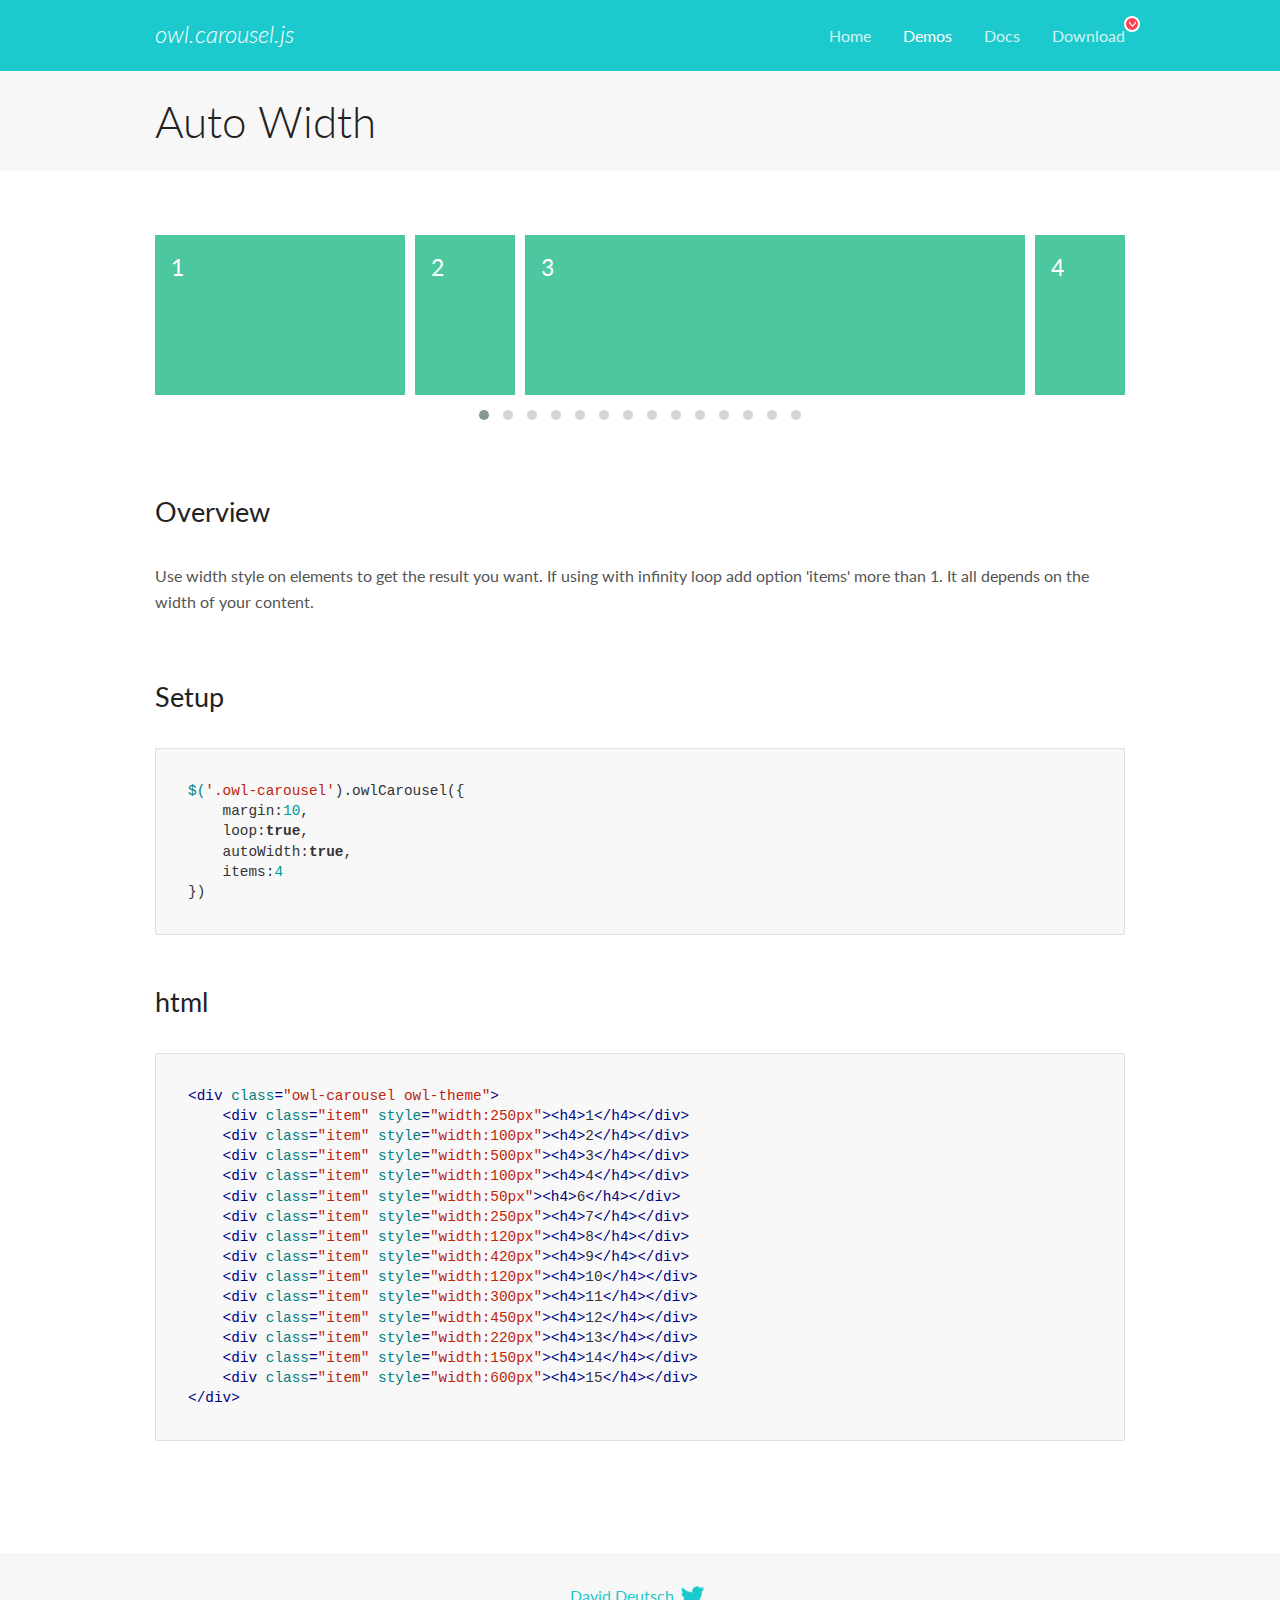
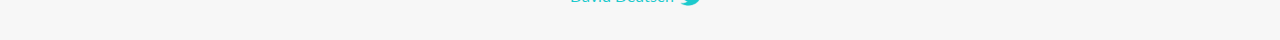
<file: OwlCarousel2-2.3.4/docs/demos/autowidth.html>
<!DOCTYPE html>
<html lang="en">
  <head>

    <!-- head -->
    <meta charset="utf-8">
    <meta name="msapplication-tap-highlight" content="no" />
    <meta name="viewport" content="width=device-width, initial-scale=1.0" />
    <meta name="description" content="Auto Width">
    <meta name="author" content="David Deutsch">
    <title>
      Auto Width Demo | Owl Carousel | 2.3.4
    </title>

    <!-- Stylesheets -->
    <link href='https://fonts.googleapis.com/css?family=Lato:300,400,700,400italic,300italic' rel='stylesheet' type='text/css'>
    <link rel="stylesheet" href="../assets/css/docs.theme.min.css">

    <!-- Owl Stylesheets -->
    <link rel="stylesheet" href="../assets/owlcarousel/assets/owl.carousel.min.css">
    <link rel="stylesheet" href="../assets/owlcarousel/assets/owl.theme.default.min.css">

    <!-- HTML5 shim and Respond.js IE8 support of HTML5 elements and media queries -->

    <!--[if lt IE 9]>
      <script src="https://oss.maxcdn.com/libs/html5shiv/3.7.0/html5shiv.js"></script>
      <script src="https://oss.maxcdn.com/libs/respond.js/1.3.0/respond.min.js"></script>
    <![endif]-->

    <!-- Favicons -->
    <link rel="apple-touch-icon-precomposed" sizes="144x144" href="../assets/ico/apple-touch-icon-144-precomposed.png">
    <link rel="shortcut icon" href="../assets/ico/favicon.png">
    <link rel="shortcut icon" href="favicon.ico">

    <!-- Yeah i know js should not be in header. Its required for demos.-->

    <!-- javascript -->
    <script src="../assets/vendors/jquery.min.js"></script>
    <script src="../assets/owlcarousel/owl.carousel.js"></script>
  </head>
  <body>

    <!-- header -->
    <header class="header">
      <div class="row">
        <div class="large-12 columns">
          <div class="brand left">
            <h3>
              <a href="/OwlCarousel2/">owl.carousel.js</a> 
            </h3>
          </div>
          <a id="toggle-nav" class="right">
            <span></span> <span></span> <span></span> 
          </a> 
          <div class="nav-bar">
            <ul class="clearfix">
              <li> <a href="/OwlCarousel2/index.html">Home</a>  </li>
              <li class="active">
                <a href="/OwlCarousel2/demos/demos.html">Demos</a> 
              </li>
              <li> <a href="/OwlCarousel2/docs/started-welcome.html">Docs</a>  </li>
              <li>
                <a href="https://github.com/OwlCarousel2/OwlCarousel2/archive/2.3.4.zip">Download</a> 
                <span class="download"></span> 
              </li>
            </ul>
          </div>
        </div>
      </div>
    </header>

    <!-- title -->
    <section class="title">
      <div class="row">
        <div class="large-12 columns">
          <h1>Auto Width</h1>
        </div>
      </div>
    </section>

    <!--  Demos -->
    <section id="demos">
      <div class="row">
        <div class="large-12 columns">
          <div class="owl-carousel owl-theme">
            <div class="item" style="width:250px">
              <h4>1</h4>
            </div>
            <div class="item" style="width:100px">
              <h4>2</h4>
            </div>
            <div class="item" style="width:500px">
              <h4>3</h4>
            </div>
            <div class="item" style="width:100px">
              <h4>4</h4>
            </div>
            <div class="item" style="width:50px">
              <h4>6</h4>
            </div>
            <div class="item" style="width:250px">
              <h4>7</h4>
            </div>
            <div class="item" style="width:120px">
              <h4>8</h4>
            </div>
            <div class="item" style="width:420px">
              <h4>9</h4>
            </div>
            <div class="item" style="width:120px">
              <h4>10</h4>
            </div>
            <div class="item" style="width:300px">
              <h4>11</h4>
            </div>
            <div class="item" style="width:450px">
              <h4>12</h4>
            </div>
            <div class="item" style="width:220px">
              <h4>13</h4>
            </div>
            <div class="item" style="width:150px">
              <h4>14</h4>
            </div>
            <div class="item" style="width:600px">
              <h4>15</h4>
            </div>
          </div>
          <h3 id="overview">Overview</h3>
          <p>Use width style on elements to get the result you want. If using with infinity loop add option &#39;items&#39; more than 1. It all depends on the width of your content.</p>
          <h3 id="setup">Setup</h3>
          <pre><code>$(&#39;.owl-carousel&#39;).owlCarousel({
    margin:10,
    loop:true,
    autoWidth:true,
    items:4
})</code></pre>
          <h3 id="html">html</h3>
          <pre><code>&lt;div class=&quot;owl-carousel owl-theme&quot;&gt;
    &lt;div class=&quot;item&quot; style=&quot;width:250px&quot;&gt;&lt;h4&gt;1&lt;/h4&gt;&lt;/div&gt;
    &lt;div class=&quot;item&quot; style=&quot;width:100px&quot;&gt;&lt;h4&gt;2&lt;/h4&gt;&lt;/div&gt;
    &lt;div class=&quot;item&quot; style=&quot;width:500px&quot;&gt;&lt;h4&gt;3&lt;/h4&gt;&lt;/div&gt;
    &lt;div class=&quot;item&quot; style=&quot;width:100px&quot;&gt;&lt;h4&gt;4&lt;/h4&gt;&lt;/div&gt;
    &lt;div class=&quot;item&quot; style=&quot;width:50px&quot;&gt;&lt;h4&gt;6&lt;/h4&gt;&lt;/div&gt;
    &lt;div class=&quot;item&quot; style=&quot;width:250px&quot;&gt;&lt;h4&gt;7&lt;/h4&gt;&lt;/div&gt;
    &lt;div class=&quot;item&quot; style=&quot;width:120px&quot;&gt;&lt;h4&gt;8&lt;/h4&gt;&lt;/div&gt;
    &lt;div class=&quot;item&quot; style=&quot;width:420px&quot;&gt;&lt;h4&gt;9&lt;/h4&gt;&lt;/div&gt;
    &lt;div class=&quot;item&quot; style=&quot;width:120px&quot;&gt;&lt;h4&gt;10&lt;/h4&gt;&lt;/div&gt;
    &lt;div class=&quot;item&quot; style=&quot;width:300px&quot;&gt;&lt;h4&gt;11&lt;/h4&gt;&lt;/div&gt;
    &lt;div class=&quot;item&quot; style=&quot;width:450px&quot;&gt;&lt;h4&gt;12&lt;/h4&gt;&lt;/div&gt;
    &lt;div class=&quot;item&quot; style=&quot;width:220px&quot;&gt;&lt;h4&gt;13&lt;/h4&gt;&lt;/div&gt;
    &lt;div class=&quot;item&quot; style=&quot;width:150px&quot;&gt;&lt;h4&gt;14&lt;/h4&gt;&lt;/div&gt;
    &lt;div class=&quot;item&quot; style=&quot;width:600px&quot;&gt;&lt;h4&gt;15&lt;/h4&gt;&lt;/div&gt;
&lt;/div&gt;</code></pre>
          <script>
            $(document).ready(function() {
              $('.owl-carousel').owlCarousel({
                margin: 10,
                loop: true,
                autoWidth: true,
                items: 4
              })
            })
          </script>
        </div>
      </div>
    </section>

    <!-- footer -->
    <footer class="footer">
      <div class="row">
        <div class="large-12 columns">
          <h5>
            <a href="/OwlCarousel2/docs/support-contact.html">David Deutsch</a> 
            <a id="custom-tweet-button" href="https://twitter.com/share?url=https://github.com/OwlCarousel2/OwlCarousel2&text=Owl Carousel - This is so awesome! " target="_blank"></a> 
          </h5>
        </div>
      </div>
    </footer>

    <!-- vendors -->
    <script src="../assets/vendors/highlight.js"></script>
    <script src="../assets/js/app.js"></script>
  </body>
</html>
</file>
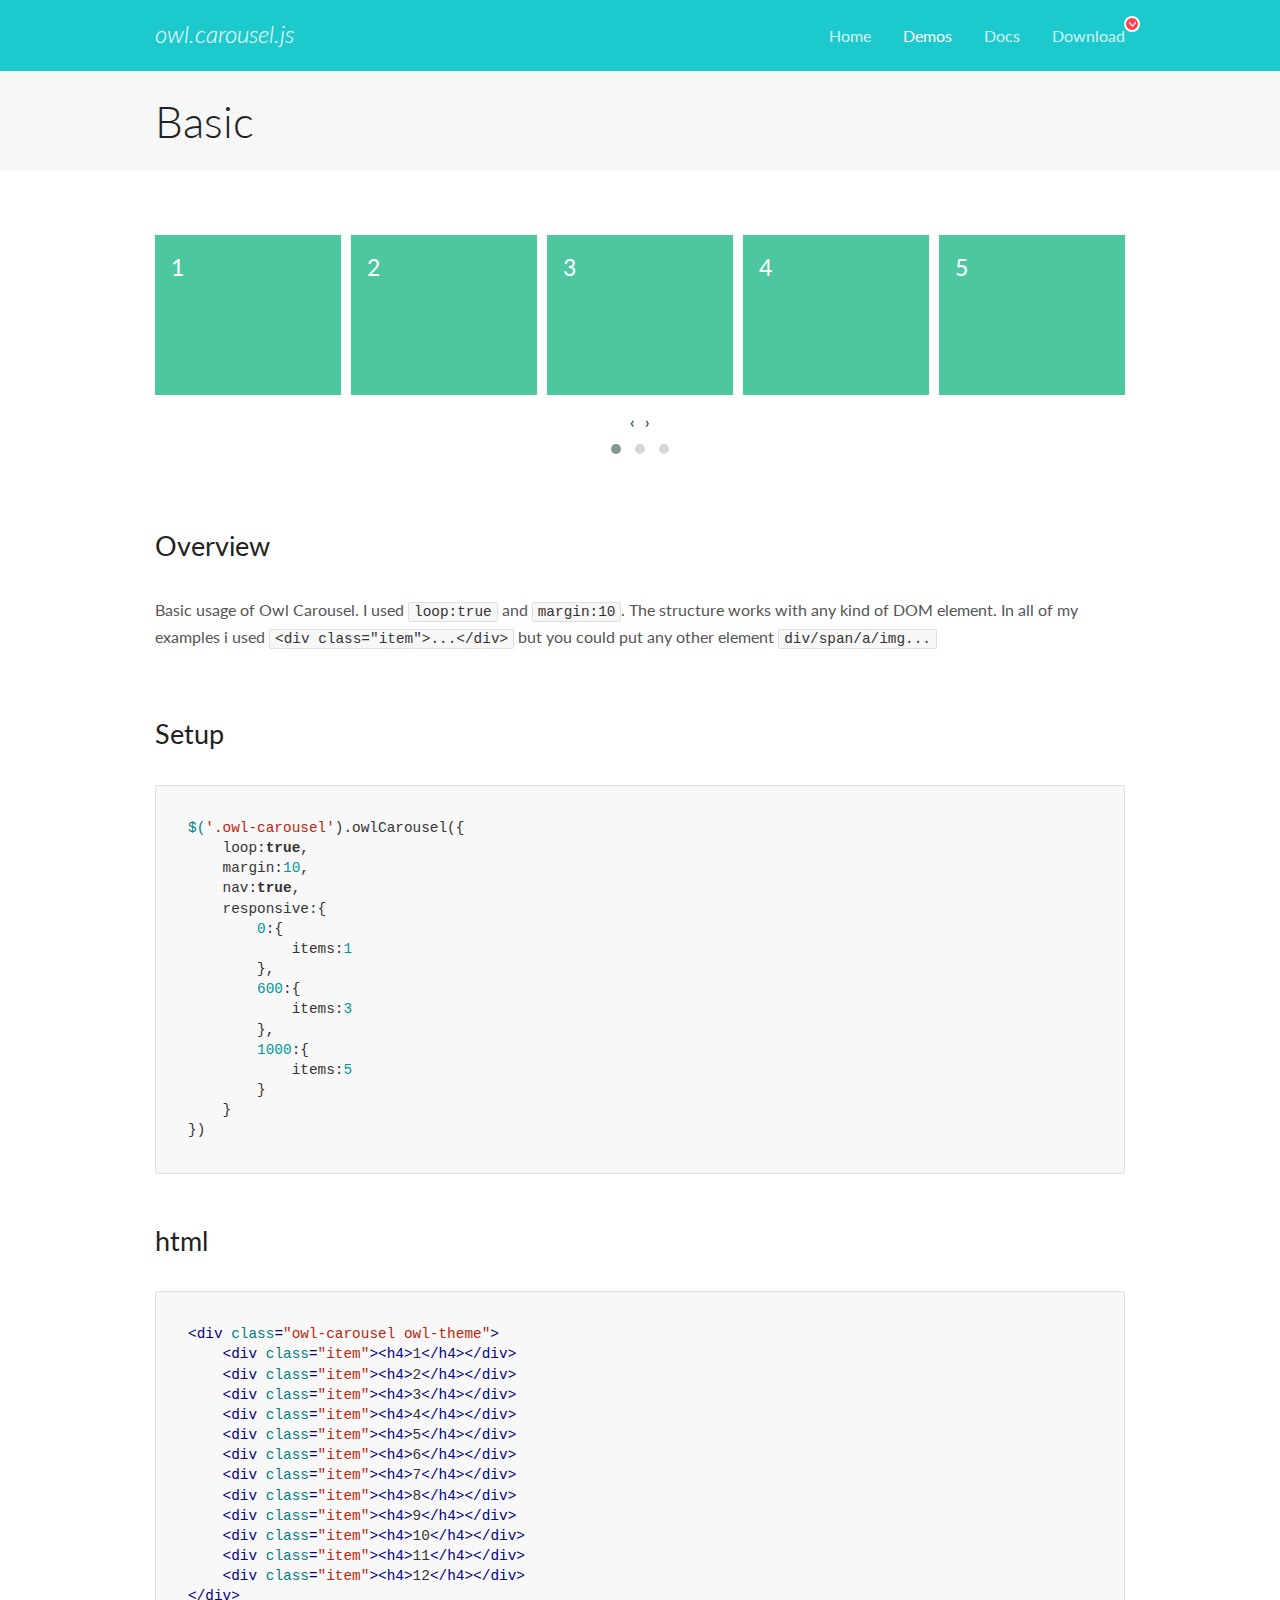
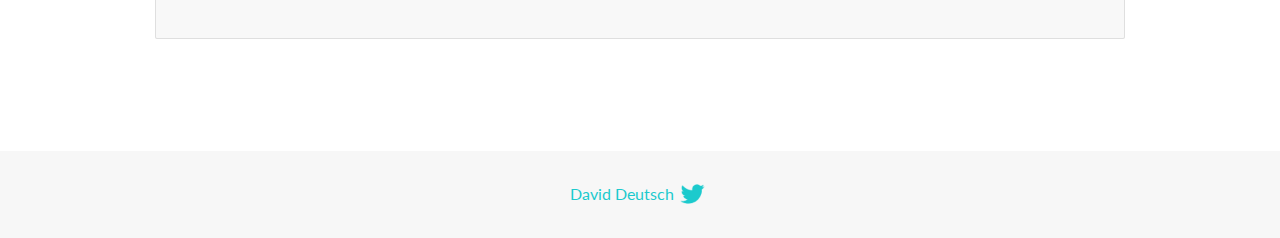
<file: OwlCarousel2-2.3.4/docs/demos/basic.html>
<!DOCTYPE html>
<html lang="en">
  <head>

    <!-- head -->
    <meta charset="utf-8">
    <meta name="msapplication-tap-highlight" content="no" />
    <meta name="viewport" content="width=device-width, initial-scale=1.0" />
    <meta name="description" content="Basic usage demo">
    <meta name="author" content="David Deutsch">
    <title>
      Basic Demo | Owl Carousel | 2.3.4
    </title>

    <!-- Stylesheets -->
    <link href='https://fonts.googleapis.com/css?family=Lato:300,400,700,400italic,300italic' rel='stylesheet' type='text/css'>
    <link rel="stylesheet" href="../assets/css/docs.theme.min.css">

    <!-- Owl Stylesheets -->
    <link rel="stylesheet" href="../assets/owlcarousel/assets/owl.carousel.min.css">
    <link rel="stylesheet" href="../assets/owlcarousel/assets/owl.theme.default.min.css">

    <!-- HTML5 shim and Respond.js IE8 support of HTML5 elements and media queries -->

    <!--[if lt IE 9]>
      <script src="https://oss.maxcdn.com/libs/html5shiv/3.7.0/html5shiv.js"></script>
      <script src="https://oss.maxcdn.com/libs/respond.js/1.3.0/respond.min.js"></script>
    <![endif]-->

    <!-- Favicons -->
    <link rel="apple-touch-icon-precomposed" sizes="144x144" href="../assets/ico/apple-touch-icon-144-precomposed.png">
    <link rel="shortcut icon" href="../assets/ico/favicon.png">
    <link rel="shortcut icon" href="favicon.ico">

    <!-- Yeah i know js should not be in header. Its required for demos.-->

    <!-- javascript -->
    <script src="../assets/vendors/jquery.min.js"></script>
    <script src="../assets/owlcarousel/owl.carousel.js"></script>
  </head>
  <body>

    <!-- header -->
    <header class="header">
      <div class="row">
        <div class="large-12 columns">
          <div class="brand left">
            <h3>
              <a href="/OwlCarousel2/">owl.carousel.js</a> 
            </h3>
          </div>
          <a id="toggle-nav" class="right">
            <span></span> <span></span> <span></span> 
          </a> 
          <div class="nav-bar">
            <ul class="clearfix">
              <li> <a href="/OwlCarousel2/index.html">Home</a>  </li>
              <li class="active">
                <a href="/OwlCarousel2/demos/demos.html">Demos</a> 
              </li>
              <li> <a href="/OwlCarousel2/docs/started-welcome.html">Docs</a>  </li>
              <li>
                <a href="https://github.com/OwlCarousel2/OwlCarousel2/archive/2.3.4.zip">Download</a> 
                <span class="download"></span> 
              </li>
            </ul>
          </div>
        </div>
      </div>
    </header>

    <!-- title -->
    <section class="title">
      <div class="row">
        <div class="large-12 columns">
          <h1>Basic</h1>
        </div>
      </div>
    </section>

    <!--  Demos -->
    <section id="demos">
      <div class="row">
        <div class="large-12 columns">
          <div class="owl-carousel owl-theme">
            <div class="item">
              <h4>1</h4>
            </div>
            <div class="item">
              <h4>2</h4>
            </div>
            <div class="item">
              <h4>3</h4>
            </div>
            <div class="item">
              <h4>4</h4>
            </div>
            <div class="item">
              <h4>5</h4>
            </div>
            <div class="item">
              <h4>6</h4>
            </div>
            <div class="item">
              <h4>7</h4>
            </div>
            <div class="item">
              <h4>8</h4>
            </div>
            <div class="item">
              <h4>9</h4>
            </div>
            <div class="item">
              <h4>10</h4>
            </div>
            <div class="item">
              <h4>11</h4>
            </div>
            <div class="item">
              <h4>12</h4>
            </div>
          </div>
          <h3 id="overview">Overview</h3>
          <p>Basic usage of Owl Carousel. I used <code>loop:true</code> and <code>margin:10</code>. The structure works with any kind of DOM element. In all of my examples i used <code>&lt;div class=&quot;item&quot;&gt;...&lt;/div&gt;</code> but you could
            put any other element <code>div/span/a/img...</code></p>
          <h3 id="setup">Setup</h3>
          <pre><code>$(&#39;.owl-carousel&#39;).owlCarousel({
    loop:true,
    margin:10,
    nav:true,
    responsive:{
        0:{
            items:1
        },
        600:{
            items:3
        },
        1000:{
            items:5
        }
    }
})</code></pre>
          <h3 id="html">html</h3>
          <pre><code>&lt;div class=&quot;owl-carousel owl-theme&quot;&gt;
    &lt;div class=&quot;item&quot;&gt;&lt;h4&gt;1&lt;/h4&gt;&lt;/div&gt;
    &lt;div class=&quot;item&quot;&gt;&lt;h4&gt;2&lt;/h4&gt;&lt;/div&gt;
    &lt;div class=&quot;item&quot;&gt;&lt;h4&gt;3&lt;/h4&gt;&lt;/div&gt;
    &lt;div class=&quot;item&quot;&gt;&lt;h4&gt;4&lt;/h4&gt;&lt;/div&gt;
    &lt;div class=&quot;item&quot;&gt;&lt;h4&gt;5&lt;/h4&gt;&lt;/div&gt;
    &lt;div class=&quot;item&quot;&gt;&lt;h4&gt;6&lt;/h4&gt;&lt;/div&gt;
    &lt;div class=&quot;item&quot;&gt;&lt;h4&gt;7&lt;/h4&gt;&lt;/div&gt;
    &lt;div class=&quot;item&quot;&gt;&lt;h4&gt;8&lt;/h4&gt;&lt;/div&gt;
    &lt;div class=&quot;item&quot;&gt;&lt;h4&gt;9&lt;/h4&gt;&lt;/div&gt;
    &lt;div class=&quot;item&quot;&gt;&lt;h4&gt;10&lt;/h4&gt;&lt;/div&gt;
    &lt;div class=&quot;item&quot;&gt;&lt;h4&gt;11&lt;/h4&gt;&lt;/div&gt;
    &lt;div class=&quot;item&quot;&gt;&lt;h4&gt;12&lt;/h4&gt;&lt;/div&gt;
&lt;/div&gt;</code></pre>
          <script>
            $(document).ready(function() {
              var owl = $('.owl-carousel');
              owl.owlCarousel({
                margin: 10,
                nav: true,
                loop: true,
                responsive: {
                  0: {
                    items: 1
                  },
                  600: {
                    items: 3
                  },
                  1000: {
                    items: 5
                  }
                }
              })
            })
          </script>
        </div>
      </div>
    </section>

    <!-- footer -->
    <footer class="footer">
      <div class="row">
        <div class="large-12 columns">
          <h5>
            <a href="/OwlCarousel2/docs/support-contact.html">David Deutsch</a> 
            <a id="custom-tweet-button" href="https://twitter.com/share?url=https://github.com/OwlCarousel2/OwlCarousel2&text=Owl Carousel - This is so awesome! " target="_blank"></a> 
          </h5>
        </div>
      </div>
    </footer>

    <!-- vendors -->
    <script src="../assets/vendors/highlight.js"></script>
    <script src="../assets/js/app.js"></script>
  </body>
</html>
</file>
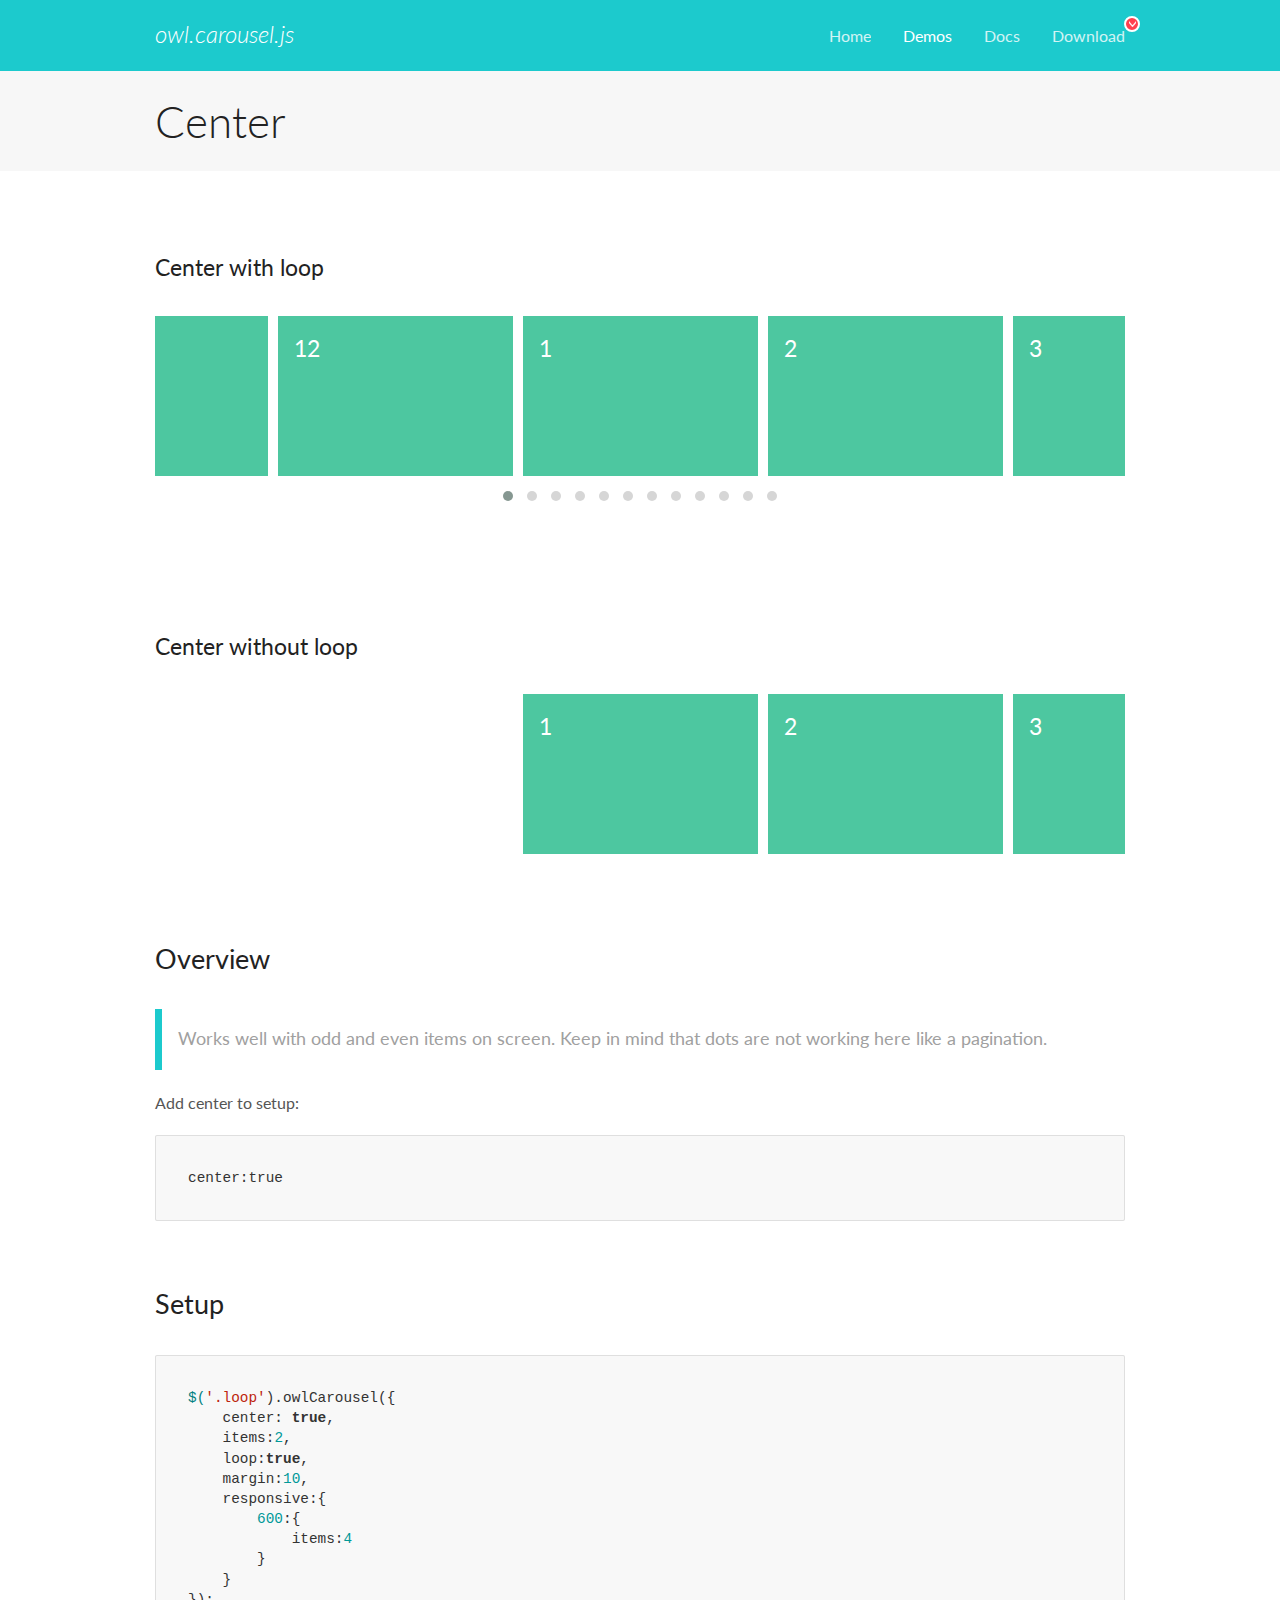
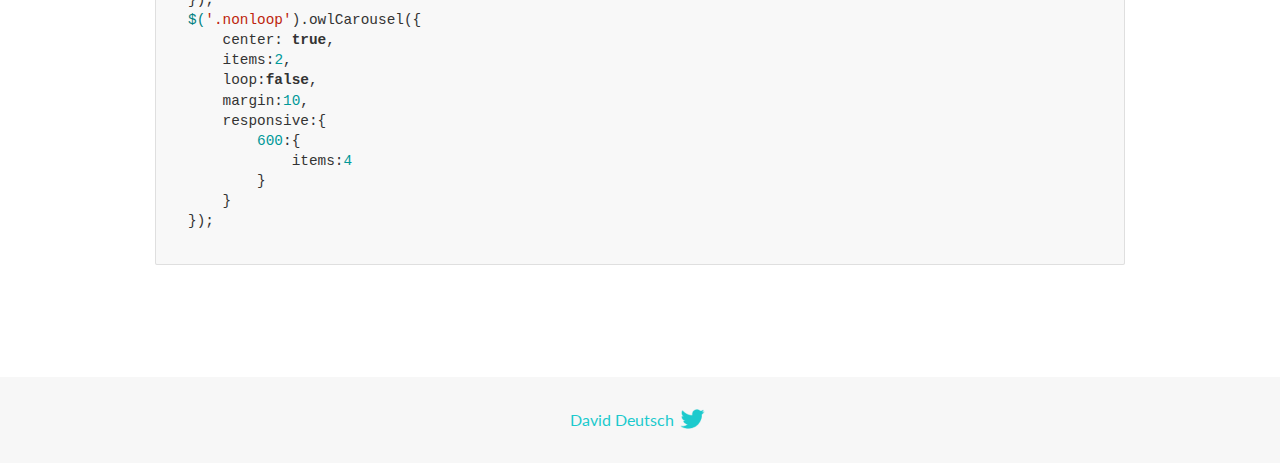
<file: OwlCarousel2-2.3.4/docs/demos/center.html>
<!DOCTYPE html>
<html lang="en">
  <head>

    <!-- head -->
    <meta charset="utf-8">
    <meta name="msapplication-tap-highlight" content="no" />
    <meta name="viewport" content="width=device-width, initial-scale=1.0" />
    <meta name="description" content="Center carousel">
    <meta name="author" content="David Deutsch">
    <title>
      Center Demo | Owl Carousel | 2.3.4
    </title>

    <!-- Stylesheets -->
    <link href='https://fonts.googleapis.com/css?family=Lato:300,400,700,400italic,300italic' rel='stylesheet' type='text/css'>
    <link rel="stylesheet" href="../assets/css/docs.theme.min.css">

    <!-- Owl Stylesheets -->
    <link rel="stylesheet" href="../assets/owlcarousel/assets/owl.carousel.min.css">
    <link rel="stylesheet" href="../assets/owlcarousel/assets/owl.theme.default.min.css">

    <!-- HTML5 shim and Respond.js IE8 support of HTML5 elements and media queries -->

    <!--[if lt IE 9]>
      <script src="https://oss.maxcdn.com/libs/html5shiv/3.7.0/html5shiv.js"></script>
      <script src="https://oss.maxcdn.com/libs/respond.js/1.3.0/respond.min.js"></script>
    <![endif]-->

    <!-- Favicons -->
    <link rel="apple-touch-icon-precomposed" sizes="144x144" href="../assets/ico/apple-touch-icon-144-precomposed.png">
    <link rel="shortcut icon" href="../assets/ico/favicon.png">
    <link rel="shortcut icon" href="favicon.ico">

    <!-- Yeah i know js should not be in header. Its required for demos.-->

    <!-- javascript -->
    <script src="../assets/vendors/jquery.min.js"></script>
    <script src="../assets/owlcarousel/owl.carousel.js"></script>
  </head>
  <body>

    <!-- header -->
    <header class="header">
      <div class="row">
        <div class="large-12 columns">
          <div class="brand left">
            <h3>
              <a href="/OwlCarousel2/">owl.carousel.js</a> 
            </h3>
          </div>
          <a id="toggle-nav" class="right">
            <span></span> <span></span> <span></span> 
          </a> 
          <div class="nav-bar">
            <ul class="clearfix">
              <li> <a href="/OwlCarousel2/index.html">Home</a>  </li>
              <li class="active">
                <a href="/OwlCarousel2/demos/demos.html">Demos</a> 
              </li>
              <li> <a href="/OwlCarousel2/docs/started-welcome.html">Docs</a>  </li>
              <li>
                <a href="https://github.com/OwlCarousel2/OwlCarousel2/archive/2.3.4.zip">Download</a> 
                <span class="download"></span> 
              </li>
            </ul>
          </div>
        </div>
      </div>
    </header>

    <!-- title -->
    <section class="title">
      <div class="row">
        <div class="large-12 columns">
          <h1>Center</h1>
        </div>
      </div>
    </section>

    <!--  Demos -->
    <section id="demos">
      <div class="row">
        <div class="large-12 columns">
          <h4 id="center-with-loop">Center with loop</h4>
          <div class="loop owl-carousel owl-theme">
            <div class="item">
              <h4>1</h4>
            </div>
            <div class="item">
              <h4>2</h4>
            </div>
            <div class="item">
              <h4>3</h4>
            </div>
            <div class="item">
              <h4>4</h4>
            </div>
            <div class="item">
              <h4>5</h4>
            </div>
            <div class="item">
              <h4>6</h4>
            </div>
            <div class="item">
              <h4>7</h4>
            </div>
            <div class="item">
              <h4>8</h4>
            </div>
            <div class="item">
              <h4>9</h4>
            </div>
            <div class="item">
              <h4>10</h4>
            </div>
            <div class="item">
              <h4>11</h4>
            </div>
            <div class="item">
              <h4>12</h4>
            </div>
          </div>
          <br>
          <h4 id="center-without-loop">Center without loop</h4>
          <div class="nonloop owl-carousel">
            <div class="item">
              <h4>1</h4>
            </div>
            <div class="item">
              <h4>2</h4>
            </div>
            <div class="item">
              <h4>3</h4>
            </div>
            <div class="item">
              <h4>4</h4>
            </div>
            <div class="item">
              <h4>5</h4>
            </div>
            <div class="item">
              <h4>6</h4>
            </div>
            <div class="item">
              <h4>7</h4>
            </div>
            <div class="item">
              <h4>8</h4>
            </div>
            <div class="item">
              <h4>9</h4>
            </div>
            <div class="item">
              <h4>10</h4>
            </div>
            <div class="item">
              <h4>11</h4>
            </div>
            <div class="item">
              <h4>12</h4>
            </div>
          </div>
          <h3 id="overview">Overview</h3>
          <blockquote>
            <p>Works well with odd and even items on screen. Keep in mind that dots are not working here like a pagination.</p>
          </blockquote>
          <p>Add center to setup:</p>
          <pre><code>center:true</code></pre>
          <h3 id="setup">Setup</h3>
          <pre><code>$(&#39;.loop&#39;).owlCarousel({
    center: true,
    items:2,
    loop:true,
    margin:10,
    responsive:{
        600:{
            items:4
        }
    }
});
$(&#39;.nonloop&#39;).owlCarousel({
    center: true,
    items:2,
    loop:false,
    margin:10,
    responsive:{
        600:{
            items:4
        }
    }
});</code></pre>
          <script>
            jQuery(document).ready(function($) {
              $('.loop').owlCarousel({
                center: true,
                items: 2,
                loop: true,
                margin: 10,
                responsive: {
                  600: {
                    items: 4
                  }
                }
              });
              $('.nonloop').owlCarousel({
                center: true,
                items: 2,
                loop: false,
                margin: 10,
                responsive: {
                  600: {
                    items: 4
                  }
                }
              });
            });
          </script>
        </div>
      </div>
    </section>

    <!-- footer -->
    <footer class="footer">
      <div class="row">
        <div class="large-12 columns">
          <h5>
            <a href="/OwlCarousel2/docs/support-contact.html">David Deutsch</a> 
            <a id="custom-tweet-button" href="https://twitter.com/share?url=https://github.com/OwlCarousel2/OwlCarousel2&text=Owl Carousel - This is so awesome! " target="_blank"></a> 
          </h5>
        </div>
      </div>
    </footer>

    <!-- vendors -->
    <script src="../assets/vendors/highlight.js"></script>
    <script src="../assets/js/app.js"></script>
  </body>
</html>
</file>
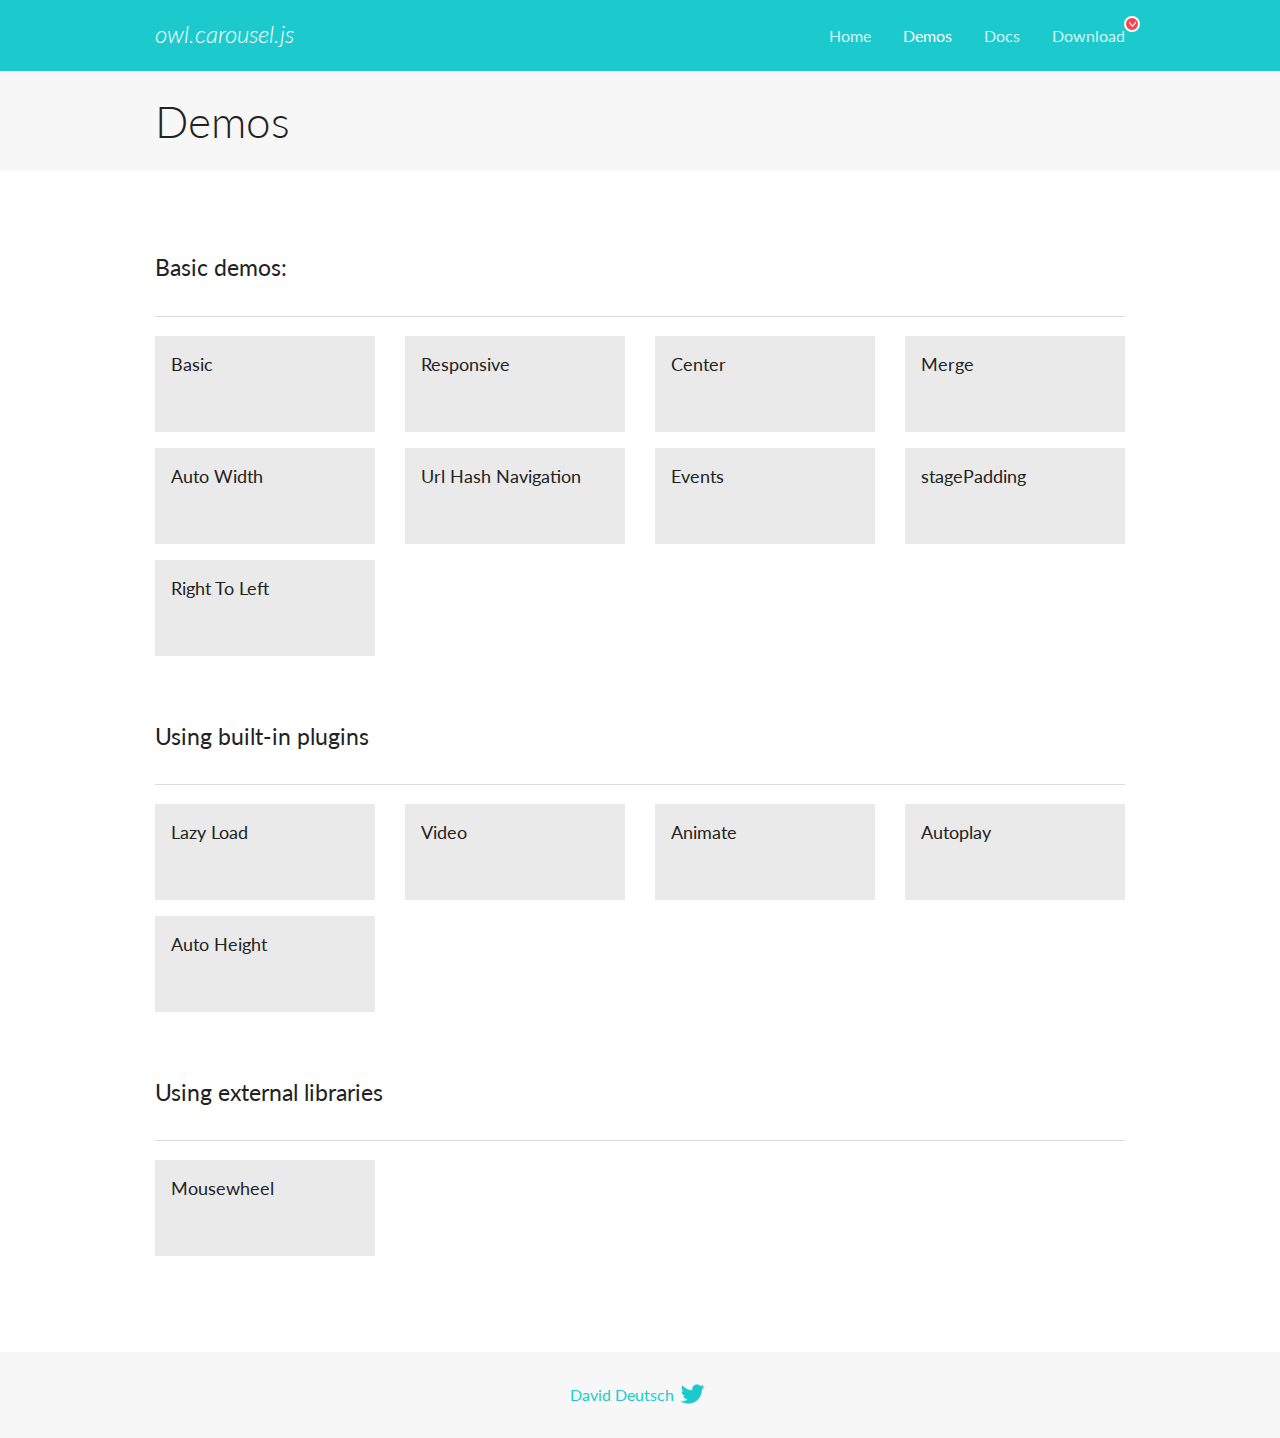
<file: OwlCarousel2-2.3.4/docs/demos/demos.html>
<!DOCTYPE html>
<html lang="en">
  <head>

    <!-- head -->
    <meta charset="utf-8">
    <meta name="msapplication-tap-highlight" content="no" />
    <meta name="viewport" content="width=device-width, initial-scale=1.0" />
    <meta name="description" content="A list of Owl Carousel examples.">
    <meta name="author" content="David Deutsch">
    <title>
      Demos | Owl Carousel | 2.3.4
    </title>

    <!-- Stylesheets -->
    <link href='https://fonts.googleapis.com/css?family=Lato:300,400,700,400italic,300italic' rel='stylesheet' type='text/css'>
    <link rel="stylesheet" href="../assets/css/docs.theme.min.css">

    <!-- Owl Stylesheets -->
    <link rel="stylesheet" href="../assets/owlcarousel/assets/owl.carousel.min.css">
    <link rel="stylesheet" href="../assets/owlcarousel/assets/owl.theme.default.min.css">

    <!-- HTML5 shim and Respond.js IE8 support of HTML5 elements and media queries -->

    <!--[if lt IE 9]>
      <script src="https://oss.maxcdn.com/libs/html5shiv/3.7.0/html5shiv.js"></script>
      <script src="https://oss.maxcdn.com/libs/respond.js/1.3.0/respond.min.js"></script>
    <![endif]-->

    <!-- Favicons -->
    <link rel="apple-touch-icon-precomposed" sizes="144x144" href="../assets/ico/apple-touch-icon-144-precomposed.png">
    <link rel="shortcut icon" href="../assets/ico/favicon.png">
    <link rel="shortcut icon" href="favicon.ico">

    <!-- Yeah i know js should not be in header. Its required for demos.-->

    <!-- javascript -->
    <script src="../assets/vendors/jquery.min.js"></script>
    <script src="../assets/owlcarousel/owl.carousel.js"></script>
  </head>
  <body>

    <!-- header -->
    <header class="header">
      <div class="row">
        <div class="large-12 columns">
          <div class="brand left">
            <h3>
              <a href="/OwlCarousel2/">owl.carousel.js</a> 
            </h3>
          </div>
          <a id="toggle-nav" class="right">
            <span></span> <span></span> <span></span> 
          </a> 
          <div class="nav-bar">
            <ul class="clearfix">
              <li> <a href="/OwlCarousel2/index.html">Home</a>  </li>
              <li class="active">
                <a href="/OwlCarousel2/demos/demos.html">Demos</a> 
              </li>
              <li> <a href="/OwlCarousel2/docs/started-welcome.html">Docs</a>  </li>
              <li>
                <a href="https://github.com/OwlCarousel2/OwlCarousel2/archive/2.3.4.zip">Download</a> 
                <span class="download"></span> 
              </li>
            </ul>
          </div>
        </div>
      </div>
    </header>

    <!-- title -->
    <section class="title">
      <div class="row">
        <div class="large-12 columns">
          <h1>Demos</h1>
        </div>
      </div>
    </section>

    <!--  Demos -->
    <section id="demos">
      <div class="row">
        <div class="large-12 columns">
          <h4 id="basic-demos-">Basic demos:</h4>
          <hr>
          <div class="demo-list">
            <div class="row">
              <div class="small-6 medium-4 large-3 columns">
                <a href="basic.html" class="demo-block">
                  <h5>Basic </h5>
                </a> 
              </div>
              <div class="small-6 medium-4 large-3 columns">
                <a href="responsive.html" class="demo-block">
                  <h5>Responsive </h5>
                </a> 
              </div>
              <div class="small-6 medium-4 large-3 columns">
                <a href="center.html" class="demo-block">
                  <h5>Center </h5>
                </a> 
              </div>
              <div class="small-6 medium-4 large-3 columns">
                <a href="merge.html" class="demo-block">
                  <h5>Merge </h5>
                </a> 
              </div>
              <div class="small-6 medium-4 large-3 columns">
                <a href="autowidth.html" class="demo-block">
                  <h5>Auto Width </h5>
                </a> 
              </div>
              <div class="small-6 medium-4 large-3 columns">
                <a href="urlhashnav.html" class="demo-block">
                  <h5>Url Hash Navigation </h5>
                </a> 
              </div>
              <div class="small-6 medium-4 large-3 columns">
                <a href="events.html" class="demo-block">
                  <h5>Events </h5>
                </a> 
              </div>
              <div class="small-6 medium-4 large-3 columns">
                <a href="stagepadding.html" class="demo-block">
                  <h5>stagePadding </h5>
                </a> 
              </div>
              <div class="small-6 medium-4 large-3 columns">
                <a href="rtl.html" class="demo-block">
                  <h5>Right To Left </h5>
                </a> 
              </div>
            </div>
          </div>
          <h4 id="using-built-in-plugins">Using built-in plugins</h4>
          <hr>
          <div class="demo-list">
            <div class="row">
              <div class="small-6 medium-4 large-3 columns">
                <a href="lazyLoad.html" class="demo-block">
                  <h5>Lazy Load </h5>
                </a> 
              </div>
              <div class="small-6 medium-4 large-3 columns">
                <a href="video.html" class="demo-block">
                  <h5>Video </h5>
                </a> 
              </div>
              <div class="small-6 medium-4 large-3 columns">
                <a href="animate.html" class="demo-block">
                  <h5>Animate </h5>
                </a> 
              </div>
              <div class="small-6 medium-4 large-3 columns">
                <a href="autoplay.html" class="demo-block">
                  <h5>Autoplay </h5>
                </a> 
              </div>
              <div class="small-6 medium-4 large-3 columns">
                <a href="autoheight.html" class="demo-block">
                  <h5>Auto Height </h5>
                </a> 
              </div>
            </div>
          </div>
          <h4 id="using-external-libraries">Using external libraries</h4>
          <hr>
          <div class="demo-list">
            <div class="row">
              <div class="small-6 medium-4 large-3 columns">
                <a href="mousewheel.html" class="demo-block">
                  <h5>Mousewheel </h5>
                </a> 
              </div>
            </div>
          </div>
        </div>
      </div>
    </section>

    <!-- footer -->
    <footer class="footer">
      <div class="row">
        <div class="large-12 columns">
          <h5>
            <a href="/OwlCarousel2/docs/support-contact.html">David Deutsch</a> 
            <a id="custom-tweet-button" href="https://twitter.com/share?url=https://github.com/OwlCarousel2/OwlCarousel2&text=Owl Carousel - This is so awesome! " target="_blank"></a> 
          </h5>
        </div>
      </div>
    </footer>

    <!-- vendors -->
    <script src="../assets/vendors/highlight.js"></script>
    <script src="../assets/js/app.js"></script>
  </body>
</html>
</file>
<file: style.css>
@import url("https://fonts.googleapis.com/css2?family=Poppins:wght@100;200;300;400;500;600;700;800;900&family=Roboto+Slab:wght@300;400;500;600;800;900&family=Young+Serif&display=swap");

/* Color Theme Code Start */
:root {
    --blue1: #00a6ff;
    --blue2: #3cbbff;
    --blue3: #59c5ff;
    --blue4: #7ed2ff;
    --blue5: #8dd7ff;
    --blue6: #d3f0ff;
    --blue7: #eef9ff;
    --black1: rgba(0, 0, 0, 0.75);
    --black2: rgba(0, 0, 0, 0.6);
    --black3: rgba(0, 0, 0, 0.5);
    --black4: rgba(0, 0, 0, 0.4);
    --black5: rgba(0, 0, 0, 0.2);
    --black6: rgba(0, 0, 0, 0.1);
    --white: whitesmoke;
}
/* Color Theme Code End */

* {
    margin: 0;
    padding: 0;
    box-sizing: border-box;
    font-family: "Poppins", sans-serif;
    transition: 0.3s ease all;
}

/* Top Bar Code Start */
#topbar {
    background-color: var(--blue7) !important;
    font-size: 0.75rem;
}
#topbar label {
    color: var(--blue1);
    padding-right: 0.3rem;
}
#topbar a {
    color: var(--black2);
    text-decoration: none;
    transition: 0.3s ease all;
}
#topbar a:hover,
#topbar a i:hover {
    color: var(--blue1);
}
#topbarSocial {
    font-size: 1rem;
}
/* Top Bar Code End */

/* Header Code Start */
#main_navbar,
#dropdown_navbar {
    background-color: var(--blue6) !important;
    box-shadow: 0px 5px 15px var(--black5);
    position: sticky;
    top: 0;
    z-index: 1000 !important;
}
.navbar-brand i {
    color: var(--blue1) !important;
}
.navbar-brand {
    font-weight: 500;
    color: var(--black1) !important;
}
.navbar-brand span {
    font-weight: 700;
}
.navbar-nav .nav-link {
    font-weight: 500;
    font-size: 0.83rem;
    transition: 0.3s ease-in-out;
}
.navbar-nav .nav-link:hover {
    color: var(--blue1) !important;
}
.dropdown-menu {
    position: absolute !important;
    top: 100% !important;
}
#dropdown_navbar .dropdown-item {
    font-size: 0.83rem;
    transition: 0.3s ease-in-out;
}
.dropdown-menu .dropdown-item:hover {
    color: var(--blue1) !important;
    background-color: transparent !important;
}
#main_navbar button {
    transition: 0.3s ease-in-out;
    color: var(--white);
    background-color: var(--blue1);
    margin-left: 10px;
    border: none;
    border: 1px solid var(--blue1);
    padding: 0.4rem 0.8rem;
    border-radius: 5px;
    font-size: 0.85rem;
}
#main_navbar button:hover {
    color: var(--blue1);
    background-color: var(--white);
    border: 1px solid var(--blue1);
}
/* Header Code End */

/* Footer Code Start */
#footer {
    background-color: var(--blue6);
    padding: 1.5rem 0;
    padding-bottom: 0;
}
#footer #logo {
    font-size: 2rem;
    text-decoration: none;
    font-weight: 500;
    color: var(--black1);
}
#footer #logo i {
    color: var(--blue1);
}
#footer #text {
    font-weight: 500;
    color: var(--black1);
    font-size: 1rem;
}
#footer .social-icons {
    display: flex;
    margin-top: 0.5rem;
}
#footer .social-icons a {
    position: relative;
    height: 35px;
    width: 35px;
    border-radius: 5px;
    margin-right: 0.75rem;
    margin-top: 0.5rem;
    border: 0.01rem solid var(--blue1);
}
#footer .social-icons a:hover {
    background-color: var(--white);
}
#footer .social-icons a i {
    display: flex;
    justify-content: center;
    align-items: center;
    position: absolute;
    color: var(--white);
    height: 100%;
    width: 100%;
    border-radius: 4px;
    font-size: 1rem;
    background-color: var(--blue1);
}
#footer .social-icons a:hover i {
    color: var(--blue1);
    background-color: var(--white);
}
#footer h4 {
    position: relative;
    margin-bottom: 1.3rem;
    color: var(--black1);
    font-size: 1.3rem;
    display: inline-block;
}
#footer h4::before {
    content: "";
    position: absolute;
    bottom: -5px;
    left: 0;
    width: 60%;
    height: 2px;
    background-color: var(--blue1);
    z-index: 10;
}
#footer ul {
    margin: 0;
    padding: 0;
}
#footer ul li {
    list-style: none;
    color: var(--black1);
    font-size: 0.95rem;
    display: flex;
    align-items: center;
}
#footer #info li,
#footer #quicklinks li {
    margin-bottom: 0.9rem;
    font-size: 0.9rem;
}
#footer #info li i {
    color: var(--blue1);
    margin-right: 0.5rem;
    font-size: 0.9rem;
}
#footer .footer-links ul li a {
    text-decoration: none;
    color: var(--black1);
    font-size: 0.9rem;
}
#footer .footer-links ul li a:hover {
    color: var(--blue1);
    letter-spacing: 0.03rem;
}
#footer p {
    font-size: 0.9rem;
    color: var(--black1);
}
#footer .subscribe-box input {
    padding: 0.5rem 0.75rem;
    font-size: 0.85rem;
    border: 1px solid var(--blue1);
    width: 100%;
    color: var(--blue1);
}
#footer .subscribe-box button {
    width: 100%;
    padding: 0.4rem 0;
    margin-top: 1rem;
    font-weight: 500;
    color: var(--white);
    background-color: var(--blue1);
    border: none;
    border-radius: 5px;
    border: 0.01rem solid var(--blue1);
    font-size: 0.9rem;
}
#footer .subscribe-box button:hover {
    color: var(--blue1);
    background-color: white;
}
/* Footer Code End */

/* Bottom Bar Code Start */
#bottomBar {
    text-align: center;
    border-top: 1px solid var(--black5);
    background-color: var(--blue6);
    overflow: hidden;
    margin-top: 2rem;
}
#bottomBar p {
    padding-top: 1rem;
    color: var(--black1);
    font-size: 0.9rem;
}
#bottomBar p a {
    color: var(--blue1);
    font-weight: 500;
    text-decoration: none;
}
/* Bottom Bar Code End */

/* Index Page Code Start */
/* Home Page Code Start */
#homepage {
    min-height: 90vh;
    background-image: linear-gradient(to right, var(--black2), transparent),
        url("./assets/banner.jpg");
    background-position: center;
    background-attachment: fixed;
    background-repeat: no-repeat;
    background-size: cover;
    padding: 5rem 0;
}
#homepage #textBox {
    color: var(--white);
}
#homepage #textBox h4 {
    font-size: 1.75rem;
    font-weight: 700;
    letter-spacing: 1px;
    word-spacing: 5px;
}
#homepage #textBox h1 {
    font-size: 4rem;
    font-weight: 700;
    letter-spacing: 1px;
    word-spacing: 5px;
    margin: 1.5rem 0;
    line-height: 4.2rem;
    display: inline-block;
    position: relative;
}
#homepage #textBox h1::before {
    position: absolute;
    content: "";
    bottom: -25px;
    left: 0;
    background-color: var(--blue1);
    height: 7px;
    width: 75%;
    border-radius: 20px;
}
#homepage #textBox p {
    margin: 3rem 0;
    margin-right: 1rem;
    font-size: 1.1rem;
    word-spacing: 2px;
}
#homepage #textBox button {
    width: 40%;
    border: none;
    outline: none;
    border: 1px solid var(--blue1);
    color: var(--white);
    background-color: var(--blue1);
    font-weight: 600;
    padding: 1rem 0;
    border-radius: 30px;
    text-transform: uppercase;
}
#homepage #textBox button:hover {
    letter-spacing: 1px;
    background-color: transparent;
    color: var(--blue1);
}
#homepage #instantBook {
    margin: auto 0;
}
#homepage #instantBook form {
    background-color: rgba(255, 255, 255, 0.1);
    backdrop-filter: blur(20px);
    margin: 0 3rem;
    box-shadow: 0 5px 10px var(--black4);
    border-radius: 10px;
    padding: 1.3rem;
}
#homepage #instantBook form h3 {
    font-weight: 600;
    color: var(--white);
}
#homepage #instantBook form .col-md-12 {
    margin: 0.75rem 0;
}
#homepage #instantBook form .col-md-12 input {
    border-radius: 5px;
    background-color: transparent;
    border: 1px solid var(--white);
    color: var(--black1);
}
#homepage #instantBook form .col-md-12 input::placeholder {
    color: var(--white);
}
#homepage #instantBook form button {
    width: 100%;
    border-radius: 2px;
    border: 1px solid var(--blue1);
    padding: 0.4rem 0;
    color: var(--white);
    background-color: var(--blue1);
    border-radius: 5px;
    margin-top: 1rem;
}
#homepage #instantBook form button:hover {
    background-color: var(--white);
    color: var(--blue1);
}
/* Home Page Code End */

/* Detailbox Code Start */
#detailBox {
    margin: 5rem 0;
}
#detailBox .box h1 {
    font-size: 2.75rem;
    font-weight: 600;
    color: var(--black1);
    position: relative;
    margin-bottom: 2.5rem;
}
#detailBox .box h1::before {
    position: absolute;
    content: "";
    bottom: -15px;
    left: 0;
    background-color: var(--blue1);
    height: 5px;
    width: 60%;
    border-radius: 20px;
}
#detailBox .box p {
    color: var(--black2);
    font-size: 1.1rem;
    margin: 2rem 0;
}
#detailBox .box button {
    width: 40%;
    border-radius: 2px;
    border: 1px solid var(--blue1);
    position: relative;
    margin-right: 100px;
    padding-top: 0.75rem;
    padding-bottom: 0.75rem;
    color: var(--white);
    background-color: var(--blue1);
    font-weight: 500;
}
#detailBox .box button:hover {
    background-color: var(--white);
    color: var(--blue1);
}
/* Detailbox Code End */

/* Service Code Start */
#h-service {
    margin: 5rem 0;
}
#h-service .container .box {
    display: flex;
    align-items: center;
    flex-direction: column;
    text-align: center;
    color: var(--white);
    background-color: var(--blue1);
    padding: 1.5rem 0.5rem;
    margin: 1rem 0;
    cursor: pointer;
    border-radius: 10px;
    box-shadow: 0 5px 10px var(--black5);
}
#h-service .container .box:hover {
    transform: translateY(-10px);
    box-shadow: 0 5px 30px var(--black2);
}
#h-service .container .col-lg-3 .icon {
    height: 100px;
    width: 100px;
    background-color: var(--white);
    display: flex;
    justify-content: center;
    align-items: center;
    border-radius: 50%;
}
#h-service .container .col-lg-3 .icon i {
    font-size: 2.3rem;
    color: var(--blue1);
}
#h-service .container .col-lg-3 h4 {
    margin: 1rem 0;
    font-size: 1.3rem;
}
/* Service Code End */

/* Image Code Start */
#h-image {
    min-height: 80vh;
    background-image: url("./assets/banner2.jpg");
    background-position: center;
    background-attachment: fixed;
    background-repeat: no-repeat;
    background-size: cover;
    position: relative;
}
#h-image .container-fluid {
    position: absolute;
    height: 100%;
    display: flex;
    justify-content: center;
    align-items: center;
}
#h-image .container-fluid h1 {
    font-size: 3rem;
    font-weight: 800;
    color: var(--white);
}
#h-image .container-fluid p {
    font-size: 1.2rem;
    color: var(--white);
    margin: 1.5rem 15%;
    width: 70%;
}
#h-image .container-fluid button {
    margin: 1rem 0;
    padding: 1rem 2rem;
    border-radius: 30px;
    border: none;
    outline: none;
    font-size: 1.1rem;
    background-color: var(--white);
    color: var(--black1);
}
#h-image .container-fluid button:hover {
    background-color: var(--black1);
    color: var(--white);
}
/* Image Code End */

/* Appointment Code Start */
#appointment {
    margin: 5rem 0;
}
#appointment .box {
    background-color: var(--white);
    padding: 1.5rem 0;
    border-radius: 10px;
    box-shadow: 0 5px 10px var(--black5);
}
#appointment img {
    height: 100%;
    width: 100%;
    padding: 0 1rem;
}
#appointment #formBox {
    height: 100%;
    padding: 0 1rem;
}
#appointment #formBox input,
#appointment #formBox select,
#appointment #formBox textarea {
    margin-bottom: 1.1rem;
    padding: 0.75rem;
    border-radius: 5px;
    color: var(--black1);
}
#appointment #formBox form button {
    margin: 1rem 0;
    width: 60%;
    border-radius: 5px;
    border: 1px solid var(--blue1);
    padding: 0.75rem 0;
    color: var(--white);
    background-color: var(--blue1);
    letter-spacing: 1px;
    font-weight: 500;
    text-transform: uppercase;
}
#appointment #formBox form button:hover {
    background-color: var(--white);
    color: var(--blue1);
}
/* Appointment Code End */

/* Blog Code Start */
#blogs {
    margin: 5rem 0;
}
#blogs .box {
    margin: 1rem 0;
    padding: 1rem;
    cursor: pointer;
    background-color: var(--white);
    box-shadow: 0 5px 10px var(--black6);
    border-radius: 10px;
}
#blogs .box:hover {
    scale: 1.02;
    box-shadow: 0 5px 20px var(--black5);
}
#blogs .box:hover h5 {
    color: var(--blue1);
}
#blogs .box h5 {
    font-weight: 600;
    margin-top: 1rem;
    color: var(--black1);
    position: relative;
}
#blogs .box h5::before {
    position: absolute;
    content: "";
    bottom: -5px;
    left: 0;
    background-color: var(--blue2);
    height: 3px;
    width: 30%;
    border-radius: 10px;
}
#blogs .box p {
    font-size: 0.9rem;
    color: var(--black2);
    margin: 1rem 0;
}
#blogs .box #user .imgBox {
    position: relative;
    height: 40px;
    width: 40px;
    border-radius: 50%;
    overflow: hidden;
}
#blogs .box #user .imgBox img {
    position: absolute;
    height: 100%;
    width: 100%;
    top: 0;
    left: 0;
    border-radius: 50%;
    object-fit: cover;
}
#blogs .box #user .name {
    margin-left: 10px;
    color: var(--blue1);
    font-weight: 500;
}
#blogs .box #user .date,
#blogs .box #user .like,
#blogs .box #user .comment {
    font-size: 0.85rem;
    margin: 0 5px;
    cursor: pointer;
}
#blogs .box #user .date:hover,
#blogs .box #user .like:hover i,
#blogs .box #user .comment:hover i {
    color: var(--blue1);
}
/* Blog Code End*/

/* Testimonial Code Start */
#testimonial {
    margin: 5rem 0;
}
#testimonial .testimonialBox {
    display: flex;
    align-items: center;
    flex-direction: column;
    text-align: center;
    padding: 2rem 1rem;
    margin: 1rem;
    background-color: var(--blue7);
    border-radius: 10px;
    box-shadow: 0 5px 10px var(--black5);
    cursor: pointer;
}
#testimonial .testimonialBox:hover {
    scale: 1.03;
}
#testimonial .testimonialBox .imgBox {
    position: relative;
    height: 100px;
    width: 100px;
    border-radius: 50%;
    overflow: hidden;
    border: 1px solid var(--black5);
}
#testimonial .testimonialBox .imgBox img {
    position: absolute;
    height: 100%;
    width: 100%;
    padding: 5px;
    top: 0;
    left: 0;
    border-radius: 50%;
    object-fit: cover;
}
#testimonial .testimonialBox h4 {
    color: var(--black1);
    margin: 1rem 0;
    font-size: 1.3rem;
    font-weight: 600;
    position: relative;
}
#testimonial .testimonialBox h4::after {
    position: absolute;
    content: "";
    left: 15%;
    bottom: -3px;
    height: 3px;
    width: 70%;
    background-color: var(--blue1);
}
#testimonial .testimonialBox p {
    color: var(--black2);
}
/* Testimonial Code End */
/* Index Page Code End */

/* Similar Code for All Main Headings Start */
#heading {
    display: flex;
    justify-content: center;
}
#heading h1 {
    letter-spacing: 1px;
    color: var(--black1);
    text-transform: uppercase;
    font-weight: 700;
    display: inline-block;
    position: relative;
    margin-bottom: 2rem;
}
#heading h1::before {
    content: "";
    position: absolute;
    bottom: -7px;
    left: 20%;
    width: 60%;
    height: 4px;
    background-color: var(--blue1);
    border-radius: 2px;
    z-index: 10;
}
/* Similar Code for All Main Headings End */

/* About Page Code Start */
#sub-heading {
    font-weight: 600;
    color: var(--black1);
    font-size: 3.1rem;
}
#about #text {
    line-height: 1.6rem;
    font-size: 1.1rem;
    margin: 1.5rem 0;
    color: var(--black2);
}
#about #about-section {
    background-color: var(--blue7);
    border-radius: 10px;
    padding: 2.5rem 1.5rem;
}
#about #buttons button {
    padding: 1rem 2rem;
    margin-top: 1rem;
    margin-right: 1rem;
    border-radius: 50px;
    outline: none;
    border: none;
    background-color: var(--blue1);
    border: 0.1rem solid var(--blue1);
    color: var(--white);
    font-size: 1.1rem;
    font-weight: 500;
}
#about #buttons button:hover {
    background-color: white;
    color: var(--blue1);
}
#about #buttons button:last-child {
    background-color: rgb(0, 203, 193);
    border: 0.1rem solid rgb(0, 203, 193);
}
#about #buttons button:last-child:hover {
    background-color: white;
    color: rgb(0, 203, 193);
}
#about #data {
    margin: 3rem 0;
    overflow: hidden;
    padding: 3rem 0;
}
#about #data .box {
    display: flex;
    align-items: center;
    flex-direction: column;
    background-color: var(--blue7);
    padding: 2.5rem 0;
    border-radius: 5px;
    box-shadow: 0 5px 10px var(--black6);
    cursor: pointer;
}
#about #data .box:hover {
    box-shadow: 0 5px 20px var(--black5);
    transform: translateY(-10px);
}
#about #data .box .icon {
    height: 100px;
    width: 100px;
    border-radius: 50%;
    background-color: white;
    display: flex;
    justify-content: center;
    align-items: center;
    margin-bottom: 1rem;
}
#about #data .box .icon i {
    font-size: 2rem;
    color: var(--blue1);
}
#about #data .box h5 {
    font-size: 2rem;
    font-weight: 600;
    color: var(--black2);
}
#about #data .box p {
    font-size: 1.1rem;
    color: var(--black3);
}
#about #data1 {
    color: var(--black1);
    text-align: justify;
    margin-bottom: 2rem;
}
#about #data1 h3 {
    font-weight: 600;
    color: var(--black1);
    position: relative;
    display: inline-block;
    margin-bottom: 2rem;
}

#about #data1 h3::before {
    content: "";
    position: absolute;
    bottom: -7px;
    left: 0;
    width: 60%;
    height: 3px;
    border-radius: 10px;
    background-color: var(--blue1);
    z-index: 10;
}
#about #data1 p {
    padding-right: 2rem;
    color: var(--black2);
}
#about #data1 #timebox {
    background-color: var(--blue1);
    width: 100%;
    padding: 1rem 2rem;
    border-radius: 5px;
    box-shadow: 0 5px 10px var(--black5);
    border-radius: 20px;
}
#about #data1 #timebox:hover {
    box-shadow: 0 5px 20px var(--black2);
}
#about #data1 #timebox h4 {
    margin: 2rem 0;
    font-size: 1.75rem;
    color: var(--white);
    display: flex;
    align-items: center;
}
#about #data1 #timebox h4 i {
    font-size: 2rem;
    margin-right: 1rem;
}
#about #data1 #timebox p {
    margin: 1.15rem 0;
    font-size: 1.1rem;
    color: var(--white);
    font-weight: 500;
}
#about #data1 #timebox p .time {
    float: right;
}
/* About Page Code End */

/* Department Page Code Start */
#department .box {
    padding: 1.5rem;
    margin: 1rem 0.5rem;
    background-color: var(--white);
    border-radius: 15px;
    box-shadow: 0 5px 10px var(--black6);
    cursor: pointer;
}
#department .box:hover {
    box-shadow: 0 5px 20px var(--black5);
    transform: translateY(-10px);
}
#department img {
    border-radius: 10px;
}
#department h3 {
    margin: 1rem 0;
    font-size: 1.5rem;
    color: var(--black1);
    text-align: center;
}
#department p {
    margin: 1rem 0;
    color: var(--black2);
    text-align: justify;
}
#department button {
    margin: 0.5rem 25%;
    width: 50%;
    border: none;
    outline: none;
    border: 1px solid var(--blue1);
    background: none;
    color: var(--blue1);
    font-weight: 500;
    padding: 0.5rem 0;
    border-radius: 30px;
}
#department button:hover {
    background-color: var(--blue1);
    color: var(--white);
}
/* Department Page Code End */

/* Doctor Page Code Start */
#doctors .box {
    display: flex;
    align-items: center;
    flex-direction: column;
    padding: 1.5rem;
    margin: 1rem 0.5rem;
    background-color: var(--blue7);
    border-radius: 10px;
    box-shadow: 0 5px 10px var(--black6);
    cursor: pointer;
}
#doctors .box:hover {
    transform: translateY(-10px);
    box-shadow: 0 5px 20px var(--black5);
}
#doctors .box .imgBox {
    position: relative;
    height: 180px;
    width: 180px;
    border-radius: 50%;
    overflow: hidden;
}
#doctors .box .imgBox img {
    position: absolute;
    height: 100%;
    width: 100%;
    top: 0;
    left: 0;
    border-radius: 50%;
    object-fit: cover;
}
#doctors .box .imgBox:hover img {
    transform: scale(1.1);
}
#doctors .box h4 {
    font-size: 1.5rem;
    margin: 1rem 0;
    font-weight: 600;
    color: var(--black1);
    letter-spacing: 1px;
}
#doctors .box .profession {
    font-size: 0.85rem;
    font-weight: 600;
    color: var(--blue2);
    text-transform: uppercase;
    letter-spacing: 2px;
    margin-top: -0.5rem;
    position: relative;
}
#doctors .box .profession::after {
    position: absolute;
    content: "";
    bottom: 0px;
    left: 20%;
    height: 2px;
    width: 60%;
    border-radius: 10px;
    background-color: var(--blue2);
}
#doctors .box .info {
    text-align: justify;
    color: var(--black2);
    line-height: 1.5rem;
}
#doctors .box button {
    margin: 0 25%;
    width: 50%;
    border: none;
    outline: none;
    border: 1px solid var(--blue1);
    background: none;
    color: var(--blue1);
    font-weight: 500;
    padding: 0.5rem 0;
    border-radius: 30px;
}
#doctors .box button:hover {
    background-color: var(--blue1);
    color: var(--white);
}
/* Doctor Page Code End */

/* Service Page Code Start */
#service .box {
    display: flex;
    align-items: center;
    flex-direction: column;
    padding: 1.5rem;
    margin: 1rem 0.5rem;
    background-color: var(--blue7);
    border-radius: 10px;
    box-shadow: 0 5px 10px var(--black6);
    cursor: pointer;
}
#service .box:hover {
    background-color: var(--blue1);
    transform: scale(1.05);
    box-shadow: 0 5px 20px var(--black4);
}
#service .box .icon {
    height: 100px;
    width: 100px;
    border-radius: 50%;
    display: flex;
    justify-content: center;
    align-items: center;
    border: 0.1rem solid var(--blue3);
}
#service .box:hover .icon {
    background-color: var(--blue1);
    border-color: var(--white);
}
#service .box .icon i {
    font-size: 2rem;
    color: var(--blue1);
}
#service .box:hover .icon i {
    color: var(--white);
}
#service .box h4 {
    margin: 1rem 0 1.5rem;
    color: var(--black1);
    position: relative;
}
#service .box h4::before {
    content: "";
    position: absolute;
    bottom: -7px;
    left: 25%;
    width: 50%;
    height: 2px;
    border-radius: 10px;
    background-color: var(--blue1);
    z-index: 10;
    transition: 0.3s ease-in-out;
}
#service .box:hover h4::before {
    background-color: var(--white);
    left: 15%;
    width: 70%;
}
#service .box p {
    text-align: justify;
    color: var(--black2);
}
#service .box:hover h4,
#service .box:hover p {
    color: white;
}
#service .box button {
    width: 50%;
    padding: 0.5rem 0;
    margin: 0.5rem 0;
    border: none;
    outline: none;
    background-color: var(--blue1);
    color: var(--white);
    border-radius: 30px;
    font-size: 0.85rem;
    font-weight: 600;
}
#service .box button:hover {
    scale: 0.95;
}
#service .box:hover button {
    background-color: var(--white);
    color: var(--blue1);
}
/* Service Page Code End */

/* Contact Page Code Start */
#contact #info {
    margin: 2rem 0;
}
#contact #info .cards {
    height: 100%;
    border-radius: 2px;
    padding: 2rem 0.5rem;
    background-color: var(--blue7);
    border-radius: 5px;
    display: flex;
    align-items: center;
    flex-direction: column;
    box-shadow: 0 5px 10px var(--black6);
    cursor: pointer;
}
#contact #info .cards:hover {
    transform: translateY(-10px);
    box-shadow: 0 5px 20px var(--black5);
}
#contact #info .cards .icon {
    height: 80px;
    width: 80px;
    background-color: white;
    border-radius: 50%;
    display: flex;
    justify-content: center;
    align-items: center;
    margin-bottom: 1.5rem;
}
#contact #info .cards .icon i {
    font-size: 1.7rem;
    color: var(--blue1);
}
#contact #info .cards h5 {
    font-weight: 500;
    color: var(--black1);
}
#contact #info .cards p {
    color: var(--black4);
}
#contact h3 {
    font-weight: 600;
    color: var(--black1);
    position: relative;
    display: inline-block;
    margin: 2rem 0;
}
#contact h3::before {
    content: "";
    position: absolute;
    bottom: -7px;
    left: 0;
    width: 60%;
    height: 3px;
    border-radius: 10px;
    background-color: var(--blue1);
    z-index: 10;
}
#contact #form-section {
    padding: 1.5rem 1rem;
}
#contact form input,
#contact form textarea {
    border-radius: 2px;
    padding-top: 0.75rem;
    padding-bottom: 0.75rem;
    padding-left: 1rem;
    margin-bottom: 1.5rem;
}
#contact form input::placeholder,
#contact form textarea::placeholder {
    color: var(--black4);
}
#contact form button {
    width: 50%;
    border-radius: 2px;
    border: 1px solid var(--blue1);
    position: relative;
    margin-top: 1.5rem;
    padding-top: 0.75rem;
    padding-bottom: 0.75rem;
    color: var(--white);
    background-color: var(--blue1);
    letter-spacing: 2px;
    font-weight: 500;
}
#contact form button:hover {
    background-color: var(--white);
    color: var(--blue1);
}
#contact #form-section #map {
    padding: 10px;
    border: 1.5px solid var(--black6);
}
#contact #form-section #map iframe {
    height: 100%;
    width: 100%;
}
/* Contact Page Code End */

/* Responsive Code Starts Here */
@media (max-width: 1024px) {
    /* Index File Code Start */
    .navbar-nav .nav-link {
        font-size: 0.8rem;
    }
    #homepage {
        padding: 4rem 0;
    }
    #homepage #textBox h4 {
        font-size: 1.6rem;
    }
    #homepage #textBox h1 {
        font-size: 3.4rem;
        line-height: 3.6rem;
    }
    #homepage #textBox h1::before {
        bottom: -22px;
        height: 6px;
    }
    #homepage #textBox p {
        font-size: 1rem;
    }
    #homepage #textBox button {
        font-size: 0.9rem;
        padding: 0.8rem 0;
    }
    #homepage #instantBook form {
        margin: 0 2rem;
        padding: 1.3rem 0.9rem;
    }
    #homepage #instantBook form h3 {
        font-size: 1.6rem;
    }
    #homepage #instantBook form .col-md-12 {
        margin: 0.6rem 0;
    }
    #homepage #instantBook form .col-md-12 input {
        font-size: 0.9rem;
    }
    #homepage #instantBook form button {
        margin-top: 0.8rem;
    }
    #detailBox {
        margin: 3.5rem 0;
    }
    #detailBox .box h1 {
        font-size: 2.5rem;
        font-weight: 700;
    }
    #detailBox .box p {
        font-size: 1rem;
    }
    #h-service {
        margin: 3.5rem 0;
    }
    #h-service .container .col-lg-3 .icon {
        height: 90px;
        width: 90px;
    }
    #h-service .container .col-lg-3 .icon i {
        font-size: 2rem;
    }
    #h-service .container .col-lg-3 h4 {
        font-size: 1.1rem;
        font-weight: 600;
    }
    #h-service .container .col-lg-3 p {
        font-size: 0.9rem;
    }
    #appointment {
        margin: 3.5rem 0;
    }
    #appointment #formBox input,
    #appointment #formBox select,
    #appointment #formBox textarea {
        margin-bottom: 1rem;
        padding: 0.7rem;
        font-size: 0.9rem;
    }
    #appointment #formBox form button {
        margin-top: 0.75rem;
        font-size: 0.9rem;
    }
    #blogs {
        margin: 3.5rem 0;
    }
    #blogs .box #user .imgBox {
        height: 30px;
        width: 30px;
    }
    #blogs .box #user .name {
        font-size: 0.9rem;
    }
    #blogs .box #user .date,
    #blogs .box #user .like,
    #blogs .box #user .comment {
        font-size: 0.67rem;
        margin: 0 5px;
        cursor: pointer;
    }
    #blogs .box #user .date:hover,
    #blogs .box #user .like:hover i,
    #blogs .box #user .comment:hover i {
        color: var(--blue1);
    }
    #testimonial {
        margin: 3.5rem 0;
    }
    /* Index File Code End */

    /* About File Code Start */
    #sub-heading {
        font-size: 2.3rem;
    }
    #about #about-section {
        padding: 2rem 1.5rem;
    }
    #about #text {
        line-height: 1.5rem;
        font-size: 1rem;
    }
    #about #buttons button {
        padding: 0.75rem 1.5rem;
        margin-right: 0.75rem;
        font-size: 1rem;
    }
    #about #data {
        padding: 1.5rem 0;
    }
    #about #data .box .icon {
        height: 90px;
        width: 90px;
    }
    #about #data .box .icon i {
        font-size: 1.75rem;
    }
    #about #data .box h5 {
        font-size: 1.75rem;
    }
    #about #data .box p {
        font-size: 1rem;
    }
    #about #data1 h3 {
        font-size: 1.6rem;
        margin-bottom: 1.75rem;
    }
    #about #data1 h3::before {
        width: 70%;
        height: 3px;
    }
    #about #data1 p {
        font-size: 0.95rem;
    }
    #about #data1 #timebox {
        padding: 0.75rem 1.5rem;
    }
    #about #data1 #timebox h4 {
        margin: 1.5rem 0;
        font-size: 1.5rem;
    }
    #about #data1 #timebox h4 i {
        font-size: 1.75rem;
        margin-right: 0.5rem;
    }
    #about #data1 #timebox p {
        margin: 1rem 0;
        font-size: 1rem;
    }
    /* About File Code End */

    /* Department File Code Start */
    #department .box {
        padding: 1.25rem;
        border-radius: 15px;
    }
    #department h3 {
        font-size: 1.4rem;
        margin: 1rem 0;
        margin-top: 1.5rem;
    }
    #department p {
        font-size: 0.95rem;
        margin-top: 0rem;
    }
    #department button {
        margin: 0.25rem 20%;
        width: 60%;
        font-weight: normal;
        font-size: 0.9rem;
        padding: 0.5rem 0;
    }
    /* Department File Code End */

    /* Doctor File Code Start */
    #doctors .box {
        padding: 1.2rem;
        margin: 1rem 0.2rem;
    }
    #doctors .box .imgBox {
        height: 150px;
        width: 150px;
    }
    #doctors .box h4 {
        font-size: 1.4rem;
    }
    #doctors .box .profession {
        font-size: 0.8rem;
    }
    #doctors .box .info {
        font-size: 0.9rem;
    }
    #doctors .box button {
        margin: 0 20%;
        width: 60%;
        font-size: 0.9rem;
    }
    /* Doctor File Code End */

    /* Service File Code Start */
    #service .box .icon {
        height: 90px;
        width: 90px;
    }
    #service .box .icon i {
        font-size: 1.75rem;
    }
    #service .box h4 {
        font-size: 1.35rem;
    }
    #service .box p {
        font-size: 0.9rem;
    }
    /* Service File Code End */

    /* Contact File Code Start */
    #contact #info {
        margin: 1rem 0;
        margin-bottom: 2rem;
    }
    #contact #info .cards .icon {
        margin-bottom: 1rem;
    }
    #contact #info .cards p {
        font-size: 0.85rem;
    }
    #contact #form-section {
        padding: 1rem 0.5rem;
    }
    #contact form input,
    #contact form textarea {
        font-size: 0.9rem;
        padding-top: 0.65rem;
        padding-bottom: 0.65rem;
        margin-bottom: 1.2rem;
    }
    #contact form button {
        margin-top: 1rem;
        font-size: 0.9rem;
    }
    /* Contact File Code End */
}

@media (max-width: 768px) {
    /* Index File Code Start */
    #topbar {
        display: none;
    }
    #main_navbar button {
        margin-left: 0;
    }
    #homepage {
        padding: 3rem 0;
    }
    #homepage #textBox {
        margin-bottom: 3rem;
    }
    #homepage #textBox h4 {
        font-size: 1.75rem;
    }
    #homepage #textBox h1 {
        font-size: 4rem;
        line-height: 4.2rem;
    }
    #homepage #textBox h1::before {
        bottom: -25px;
        height: 7px;
    }
    #homepage #textBox p {
        font-size: 1.1rem;
    }
    #homepage #instantBook form {
        margin: 0;
    }
    #detailBox .box h1 {
        font-size: 1.75rem;
        font-weight: 700;
    }
    #detailBox .box h1::before {
        height: 4px;
    }
    #detailBox .box p {
        font-size: 0.85rem;
    }
    #detailBox .box button {
        width: 60%;
        font-size: 0.9rem;
    }
    #h-service .container .box {
        padding: 1.5rem 2rem;
    }
    #h-service .container .col-lg-3 h4 {
        font-size: 1.2rem;
    }
    #appointment #formBox input,
    #appointment #formBox select,
    #appointment #formBox textarea {
        margin-bottom: 0.6rem;
        padding: 0.5rem;
        font-size: 0.9rem;
    }
    #appointment #formBox form button {
        margin-top: 0.5rem;
        font-size: 0.9rem;
        width: 100%;
        padding: 0.5rem 0;
    }
    #blogs .box {
        display: flex;
        justify-content: center;
        flex-direction: column;
        padding: 1rem 2rem;
        padding-top: 2rem;
        margin: 1.5rem 0;
    }
    #blogs .box h5 {
        font-size: 1.6rem;
    }
    #blogs .box h5::before {
        bottom: -6px;
        width: 20%;
    }
    #blogs .box p {
        font-size: 1rem;
    }
    #blogs .box #user .imgBox {
        height: 50px;
        width: 50px;
    }
    #blogs .box #user .name {
        margin-left: 15px;
        font-weight: 600;
        font-size: 1.2rem;
    }
    #blogs .box #user .date,
    #blogs .box #user .like,
    #blogs .box #user .comment {
        font-size: 1rem;
        margin: 0 15px;
    }
    /* Index File Code Start */

    /* About File Code Start */
    #sub-heading {
        margin-top: 1.5rem;
        font-size: 3rem;
    }
    #about #about-section {
        padding: 2rem 1rem;
    }
    #about #text {
        line-height: 1.5rem;
        font-size: 1rem;
    }
    #about #buttons button {
        margin-right: 0.5rem;
        margin-top: 0.5rem;
    }
    #about #data {
        padding: 1.5rem 0;
    }
    #about #data .box {
        margin: 1.25rem 0.75rem;
    }
    #about #data .box .icon {
        height: 100px;
        width: 100px;
    }
    #about #data .box .icon i {
        font-size: 2rem;
    }
    #about #data .box h5 {
        font-size: 2rem;
    }
    #about #data .box p {
        font-size: 1.2rem;
        color: var(--black3);
    }
    #about #data1 h3 {
        font-size: 2rem;
        margin-bottom: 2rem;
    }
    #about #data1 h3::before {
        height: 3.5px;
        bottom: -10px;
    }
    #about #data1 p {
        font-size: 1rem;
        margin-bottom: 2rem;
    }
    #about #data1 #timebox {
        padding: 0.75rem 2rem;
    }
    #about #data1 #timebox h4 {
        margin: 1.5rem 0;
        font-size: 2rem;
    }
    #about #data1 #timebox h4 i {
        font-size: 2.1rem;
    }
    #about #data1 #timebox p {
        font-size: 1.1rem;
    }
    #about #data1 #timebox p .time {
        font-size: 1rem;
    }
    /* About File Code End */

    /* Department File Code Start */
    #department h3 {
        margin: 0.75rem 0;
        margin-top: 1rem;
    }
    /* Department File Code End */

    /* Contact File Code Start */
    #contact #info .col-md-6 {
        margin: 1rem 0rem;
    }
    #contact #info .cards .icon {
        margin-bottom: 1rem;
    }
    #contact #info .cards p {
        font-size: 0.9rem;
    }
    #contact #form-section {
        padding: 1rem 0.5rem;
    }
    #contact form input,
    #contact form textarea {
        font-size: 0.9rem;
        padding-top: 0.75rem;
        padding-bottom: 0.75rem;
        margin-bottom: 1.5rem;
    }
    #contact form button {
        margin-top: 0.75rem;
        font-size: 0.9rem;
        margin-bottom: 3rem;
    }
    #contact #form-section #map iframe {
        height: 400px;
        width: 100%;
    }
    /* Contact File Code End */
}

@media (max-width: 576px) {
    /* Index File Code Start */
    #homepage {
        padding: 2rem 1rem;
    }
    #homepage #textBox h4 {
        font-size: 1.5rem;
        font-weight: 600;
    }
    #homepage #textBox h1 {
        font-size: 2.35rem;
        word-spacing: 1px;
        font-weight: 700;
        margin: 1rem 0;
        line-height: 2.5rem;
    }
    #homepage #textBox h1::before {
        bottom: -15px;
        height: 5px;
        width: 70%;
    }
    #homepage #textBox p {
        margin: 1.5rem 0;
        font-size: 1rem;
        text-align: justify;
    }
    #homepage #textBox button {
        width: 50%;
        font-size: 0.9rem;
        padding: 0.75rem 0;
    }
    #homepage #instantBook {
        margin-bottom: 1.5rem;
    }
    #homepage #instantBook form {
        margin: 0rem;
        padding: 1rem 0.5rem;
    }
    #detailBox {
        margin: 3rem 1rem;
    }
    #detailBox .box h1 {
        font-size: 2rem;
    }
    #detailBox .box h1::before {
        width: 75%;
    }
    #detailBox .box p {
        font-size: 0.95rem;
        text-align: justify;
    }
    #detailBox .box button {
        width: 60%;
        font-size: 0.9rem;
    }
    #detailBox .imgBox {
        margin: 1rem 0;
    }
    #heading h1 {
        margin-bottom: 1.5rem;
    }
    #h-service {
        margin: 3rem 0;
    }
    #h-service .container .box {
        margin: 1rem 2rem;
    }
    #h-service .container .col-lg-3 h4 {
        font-size: 1.4rem;
        margin: 0.75rem 0;
    }
    #h-service .container .col-lg-3 p {
        text-align: justify;
    }
    #h-image .container-fluid h1 {
        font-size: 2rem;
        font-weight: 700;
        margin-top: 1.5rem;
    }
    #h-image .container-fluid p {
        font-size: 1rem;
        margin: 1rem 2%;
        width: 96%;
    }
    #h-image .container-fluid button {
        margin-bottom: 2rem;
        padding: 0.75rem 1.5rem;
        font-size: 1rem;
    }
    #appointment {
        margin: 3rem 0;
    }
    #appointment img {
        margin-bottom: 2rem;
    }
    #appointment #formBox input,
    #appointment #formBox select,
    #appointment #formBox textarea {
        margin-bottom: 0.75rem;
        padding: 0.5rem;
        font-size: 0.9rem;
    }
    #appointment #formBox form button {
        margin-top: 1rem;
        width: 100%;
        font-size: 0.9rem;
        padding: 0.6rem 0;
    }
    #blogs {
        margin: 3rem 0;
    }
    #blogs .box {
        padding: 1rem;
        margin: 1rem 1.5rem;
    }
    #blogs .box h5 {
        font-size: 1.4rem;
    }
    #blogs .box h5::before {
        width: 30%;
    }
    #blogs .box p {
        font-size: 0.9rem;
        text-align: justify;
        margin: 1rem 0 0.5rem;
    }
    #blogs .box #user .col-md-5 {
        margin-bottom: 0.5rem;
    }
    #blogs .box #user .name {
        margin-left: 15px;
        font-weight: 500;
        font-size: 1.1rem;
    }
    #blogs .box #user .date,
    #blogs .box #user .like,
    #blogs .box #user .comment {
        margin: 0;
        margin-right: 1rem;
        font-size: 0.9rem;
    }
    #testimonial {
        margin: 3rem 0;
    }
    #testimonial p {
        text-align: justify;
        padding: 0 1rem;
    }
    #footer h4 {
        margin: 1rem 0 1.5rem;
    }
    #footer #info li,
    #footer #quicklinks li {
        margin-bottom: 0.5rem;
    }
    #footer .subscribe-box button:hover {
        color: var(--blue1);
        background-color: white;
    }
    #footer p {
        font-size: 0.85rem;
    }
    /* Index File Code End */

    /* About File Code Start */
    #sub-heading {
        font-size: 2.1rem;
    }
    #about #about-section {
        padding: 2rem 1rem;
    }
    #about #text {
        font-size: 0.95rem;
    }
    #about #buttons button {
        font-size: 0.85rem;
        margin-right: 0.25rem;
        margin-top: 0.5rem;
    }
    #about #data {
        padding: 1rem 0;
    }
    #about #data .box {
        margin: 1.5rem 2rem;
    }
    #about #data .box .icon {
        height: 100px;
        width: 100px;
        margin-bottom: 1.5rem;
    }
    #about #data .box .icon i {
        font-size: 2rem;
    }
    #about #data .box h5 {
        font-size: 2rem;
    }
    #about #data .box p {
        font-size: 1.2rem;
        color: var(--black3);
    }
    #about #data1 {
        margin: 0 0.5rem;
    }
    #about #data1 h3 {
        font-size: 2rem;
        margin-bottom: 2rem;
    }
    #about #data1 h3::before {
        height: 3.5px;
        bottom: -10px;
    }
    #about #data1 p {
        font-size: 1rem;
        padding-right: 0;
        margin-bottom: 1rem;
    }
    #about #data1 #timebox {
        margin-top: 2rem;
        padding: 0.75rem 2rem;
    }
    #about #data1 #timebox h4 {
        margin: 1rem 0;
        font-size: 1.5rem;
    }
    #about #data1 #timebox h4 i {
        font-size: 1.75rem;
    }
    #about #data1 #timebox p {
        font-size: 0.95rem;
    }
    #about #data1 #timebox p .time {
        font-size: 0.9rem;
    }
    /* About File Code End */

    /* Department File Code Start */
    #department p {
        font-size: 0.9rem;
    }
    /* Department File Code End */

    /* Service File Code Start */
    #service .box {
        margin: 1rem;
    }
    /* Service File Code End*/

    /* Contact File Code Start */
    #contact #info {
        margin: 0;
    }
    #contact #info .col-md-6 {
        margin: 1rem 0rem;
    }
    #contact #info .cards .icon {
        margin-bottom: 1.25rem;
        height: 90px;
        width: 90px;
    }
    #contact #info .cards .icon i {
        font-size: 2rem;
    }
    #contact #info .cards h5 {
        font-size: 1.5rem;
    }
    #contact #info .cards p {
        font-size: 1rem;
    }
    #contact #form-section #map iframe {
        height: 300px;
        width: 100%;
    }
    /* Contact File Code End */
}

@media (max-width: 376px) {
    /* Index File Code Start */
    #homepage #textBox h1 {
        font-size: 2.1rem;
        font-weight: 800;
    }
    #homepage #textBox p {
        text-align: justify;
        word-spacing: -2px;
    }
    #detailBox .box h1 {
        font-size: 1.75rem;
    }
    #detailBox .box h1::before {
        width: 75%;
        bottom: -10px;
    }
    #detailBox .box p {
        font-size: 0.9rem;
        text-align: justify;
    }
    #detailBox .box button {
        width: 75%;
        padding: 0.6rem 0;
        font-size: 0.9rem;
    }
    #detailBox .imgBox {
        margin: 1rem 0;
    }
    #blogs .box h5::before {
        width: 50%;
    }
    /* Index File Code End */

    /* About File Code Start */
    #sub-heading {
        font-size: 1.9rem;
    }
    #about #about-section {
        padding: 2rem 1rem;
    }
    #about #text {
        font-size: 0.9rem;
        margin: 1rem 0;
    }
    #about #buttons button {
        font-size: 0.85rem;
        margin-right: 0.2rem;
        padding: 0.6rem 1.2rem;
    }
    #about #data {
        padding: 1rem 0;
    }
    #about #data .box {
        margin: 1.5rem 2rem;
    }
    #about #data .box .icon {
        height: 100px;
        width: 100px;
        margin-bottom: 1.5rem;
    }
    #about #data .box .icon i {
        font-size: 2rem;
    }
    #about #data .box h5 {
        font-size: 2rem;
    }
    #about #data .box p {
        font-size: 1.2rem;
        color: var(--black3);
    }
    #about #data1 h3 {
        font-size: 1.75rem;
        margin-bottom: 1.75rem;
    }
    #about #data1 h3::before {
        height: 3px;
        bottom: -8px;
    }
    #about #data1 p {
        font-size: 0.95rem;
        padding-right: 0;
        margin-bottom: 1rem;
    }
    #about #data1 #timebox {
        margin-top: 1.5rem;
        padding: 0.3rem 1.5rem;
    }
    #about #data1 #timebox h4 i {
        font-size: 1.75rem;
    }
    #about #data1 #timebox p {
        font-size: 0.9rem;
    }
    #about #data1 #timebox p .time {
        font-size: 0.85rem;
    }
    /* About File Code End */

    /* Contact File Code Start */
    #contact #form-section {
        padding: 0.5rem 0;
    }
    #contact form button {
        margin-top: 0.75rem;
        font-size: 0.9rem;
        margin-bottom: 3rem;
        padding: 0.75rem 0;
        width: 100%;
    }
    #contact #form-section #map iframe {
        height: 300px;
        width: 100%;
    }
    /* Contact File Code End */
}
@media (max-width: 321px) {
    /* About File Code Start */
    #sub-heading {
        font-size: 1.55rem;
    }
    #about #about-section {
        padding: 2rem 1rem;
    }
    #about #text {
        margin: 0.75rem 0;
    }
    #about #buttons button {
        padding: 0.6rem 0;
        width: 100%;
    }
    #about #data {
        padding: 0;
    }
    #about #data .box {
        margin: 1.5rem 0.5rem;
    }
    #about #data1 h3::before {
        bottom: -5px;
    }
    #about #data1 p {
        margin-bottom: 1rem;
    }
    #about #data1 #timebox {
        margin-top: 1.5rem;
        padding: 0.3rem 1.5rem;
    }
    #about #data1 #timebox h4 {
        font-size: 1.4rem;
        font-weight: 600;
    }
    #about #data1 #timebox h4 i {
        font-size: 1.5rem;
    }
    /* About File Code End */

    /* Service File Code Start */
    #service .box {
        margin: 1rem 0.5rem;
    }
    /* Service File Code End*/
}
/* Responsive Code Ends Here */
</file>
